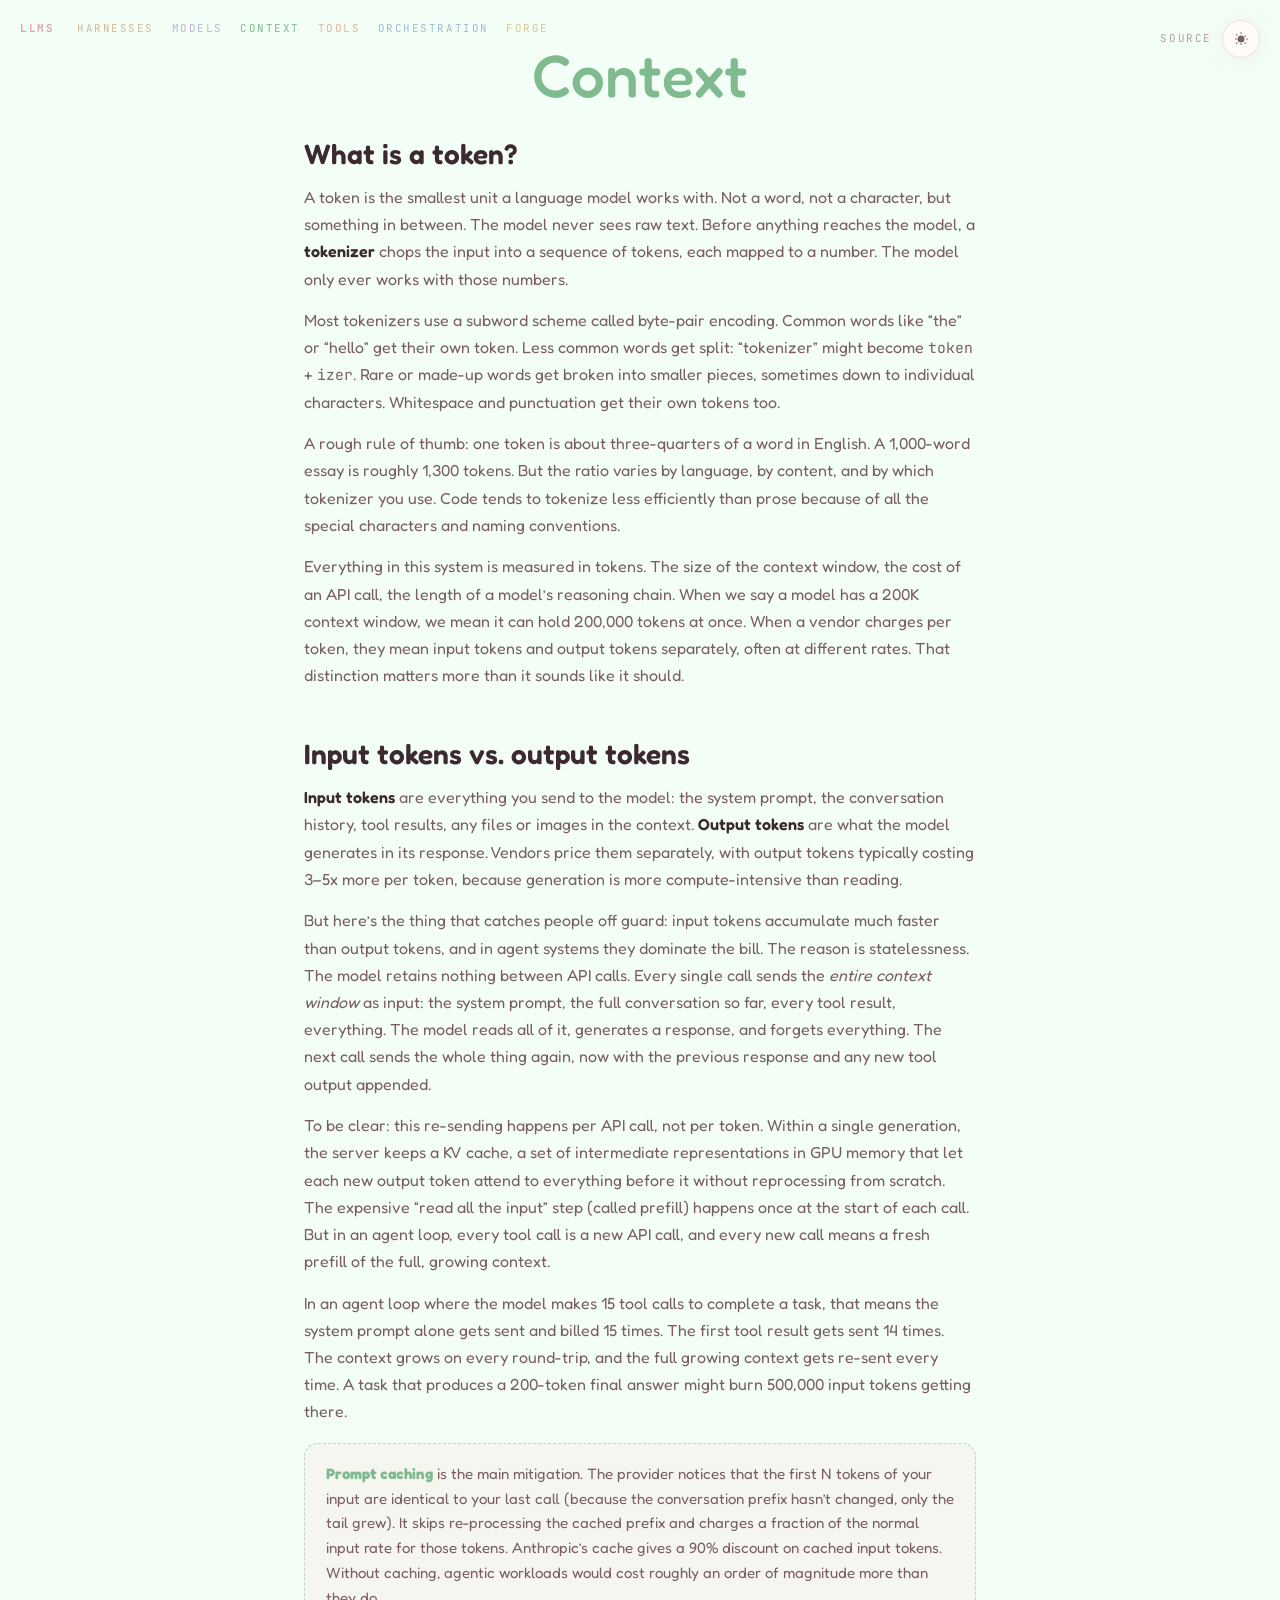
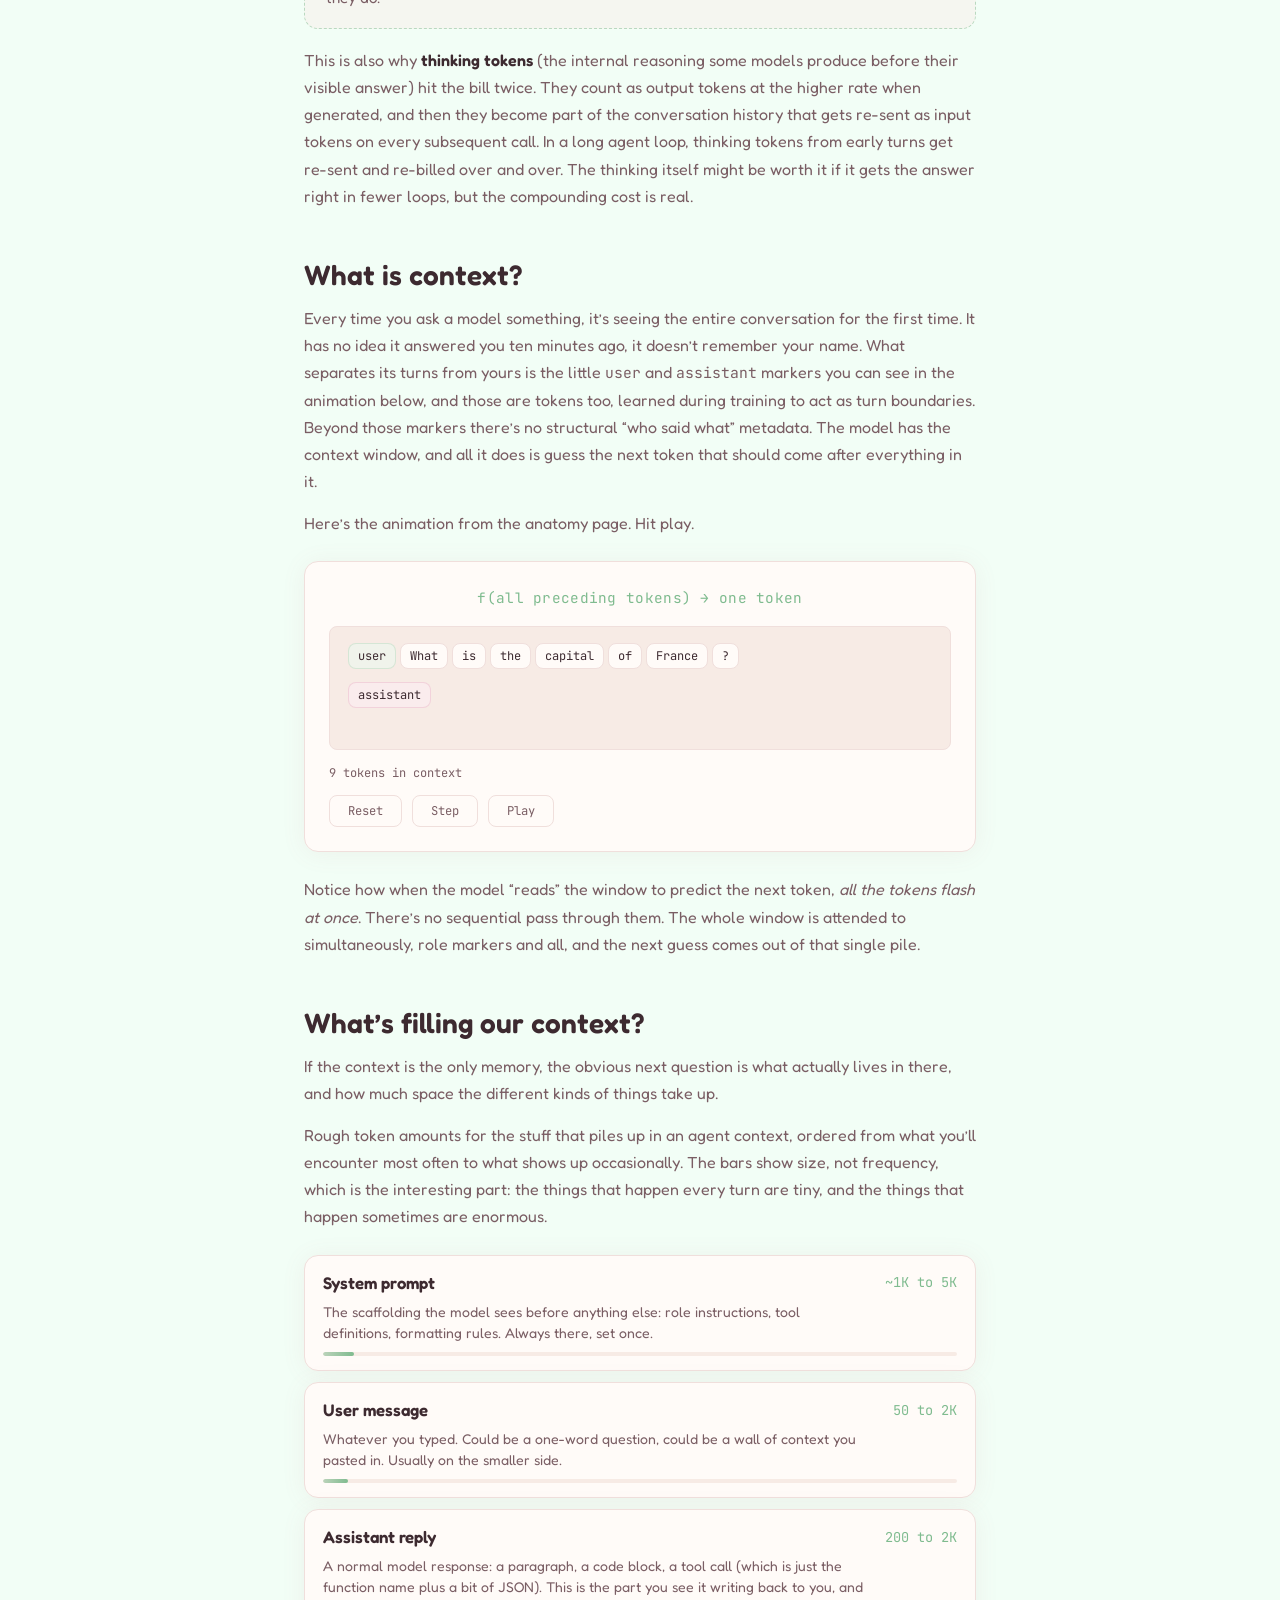
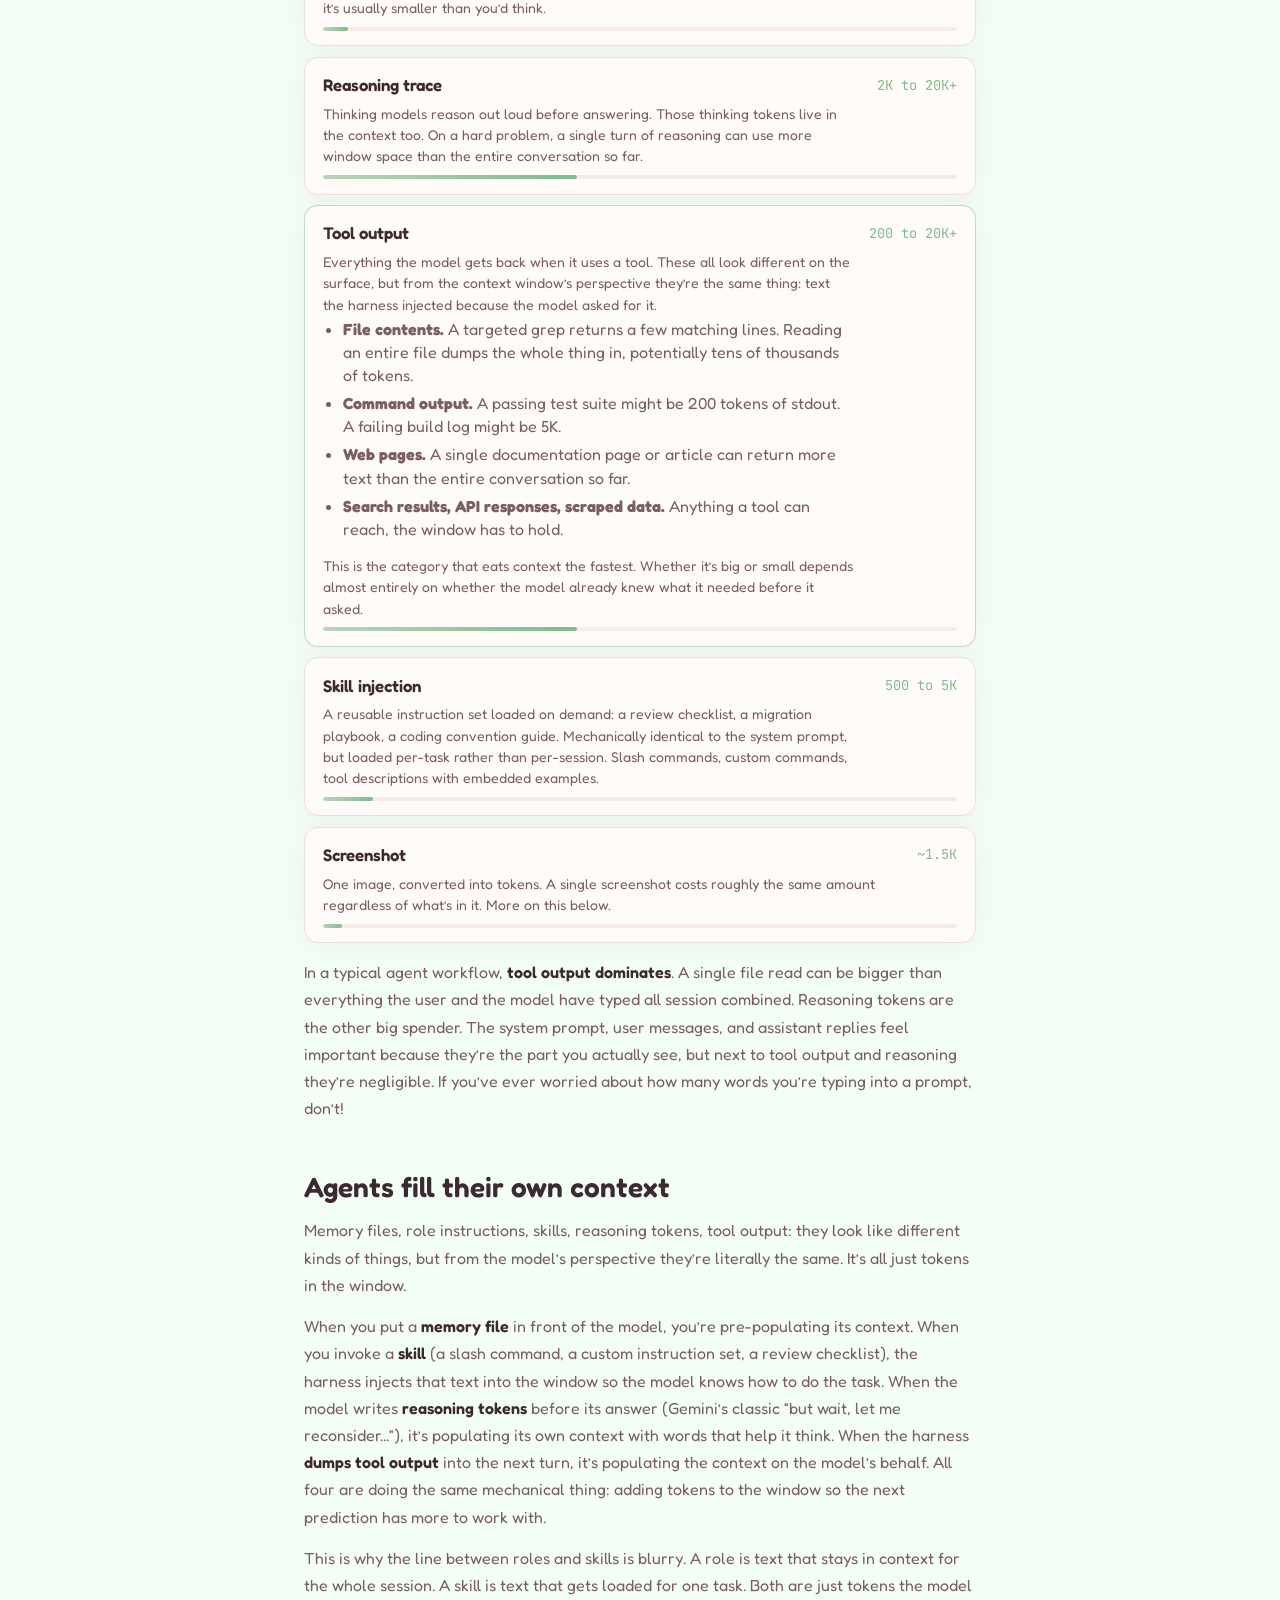
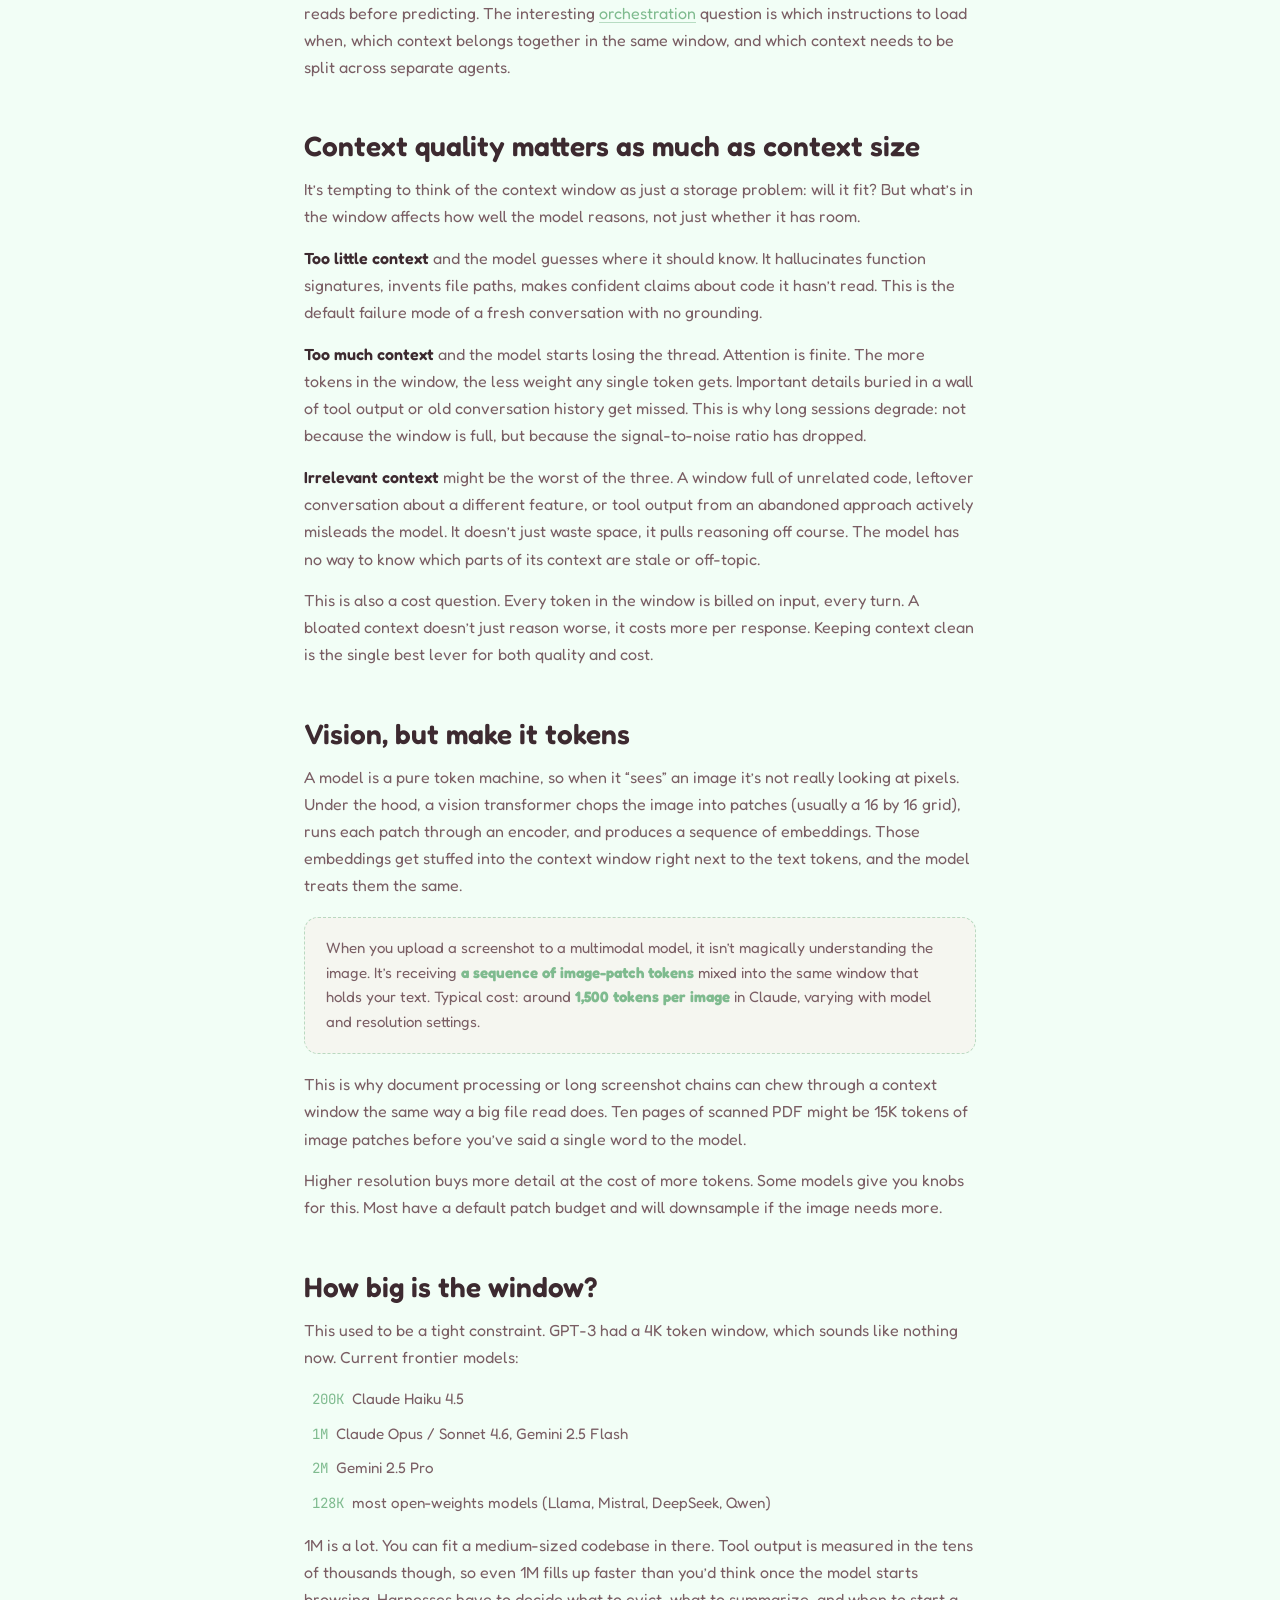
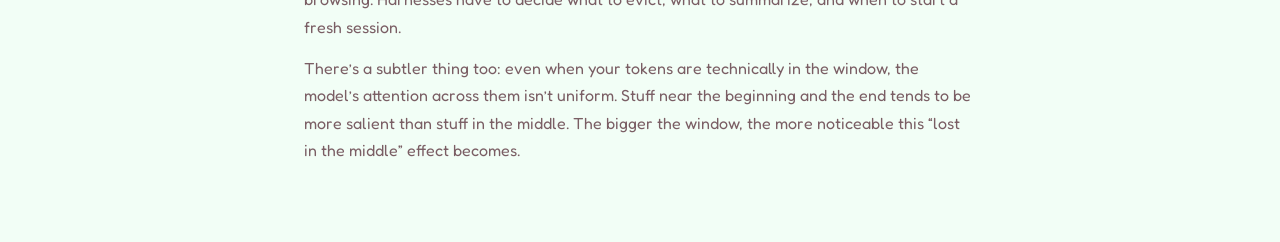
<file: context/index.html>
<!DOCTYPE html>
<html lang="en">
<head>
<meta charset="UTF-8">
<meta name="viewport" content="width=device-width, initial-scale=1.0">
<title>Context &middot; LLMs &middot; thisminute.org</title>
<meta name="description" content="The context window is the only memory a model has. What fills it, how fast, and why everything from memory files to reasoning tokens to tool output is really the same thing.">
<meta property="og:title" content="Context · LLMs · thisminute.org">
<meta property="og:description" content="The context window is the only memory a model has. What fills it, how fast, and why everything from memory files to reasoning tokens to tool output is really the same thing.">
<meta property="og:type" content="website">
<meta property="og:url" content="https://llms.thisminute.org/context/">
<meta name="twitter:card" content="summary">
<link rel="icon" href="data:image/svg+xml,<svg xmlns='http://www.w3.org/2000/svg' viewBox='0 0 100 100'><text y='0.9em' font-size='82'>%F0%9F%AA%9F</text></svg>">
<!-- SRI omitted: Plausible analytics is a dynamic script updated on their CDN; pinning a hash would break when they deploy updates -->
<script defer data-domain="llms.thisminute.org" src="https://plausible.io/js/script.js" crossorigin="anonymous"></script>
<link rel="preconnect" href="https://fonts.googleapis.com">
<link rel="preconnect" href="https://fonts.gstatic.com" crossorigin>
<link rel="stylesheet" href="/shared/llms.css?v=3aTone">
<style>
  /* Override: explainer on context doubles as the main content area */
  main.explainer { flex: 1; padding-bottom: 64px; }

  /* --- Embedded token demo --- */
  .demo-wrap {
    background: var(--bg-raised);
    border: 1.5px solid var(--border);
    border-radius: var(--radius);
    padding: 1.5rem;
    margin: 1.5rem 0;
    box-shadow: var(--shadow);
  }
  .formula {
    font-family: var(--font-mono);
    font-size: 0.9rem;
    color: var(--accent);
    display: block;
    text-align: center;
    margin-bottom: 1rem;
    letter-spacing: 0.02em;
  }
  .token-area {
    background: var(--bg-inset);
    border: 1px solid var(--border);
    border-radius: var(--radius-sm);
    padding: 16px 18px;
    margin-bottom: 14px;
    transition: border-color 0.25s, box-shadow 0.25s;
  }
  .token-area.reading {
    border-color: var(--accent-muted);
  }
  #tokens {
    display: flex;
    flex-wrap: wrap;
    gap: 4px;
    align-items: flex-start;
    min-height: 90px;
    align-content: flex-start;
  }
  .brk { flex-basis: 100%; height: 5px; }
  .tk {
    display: inline-block;
    padding: 3px 9px;
    border-radius: var(--radius-sm);
    font-family: var(--font-mono);
    font-size: 0.75rem;
    line-height: 1.5;
    white-space: nowrap;
    transition: filter 0.12s, background 0.12s;
    border: 1px solid var(--border);
    color: var(--text);
    background: var(--bg-card);
  }
  .tk.ru {
    background: color-mix(in srgb, var(--accent) 12%, var(--bg-card));
    border-color: color-mix(in srgb, var(--accent) 24%, transparent);
  }
  .tk.ra {
    background: color-mix(in srgb, var(--color-home) 12%, var(--bg-card));
    border-color: color-mix(in srgb, var(--color-home) 24%, transparent);
  }
  .tk.lt {
    color: var(--accent);
    background: var(--accent-dim);
    border-color: var(--accent-muted);
    animation: pop 0.28s cubic-bezier(0.34,1.56,0.64,1);
  }
  .tk.fl {
    filter: brightness(1.15) saturate(1.3);
    background: var(--bg-card-hover) !important;
  }
  @keyframes pop {
    from { opacity: 0; transform: scale(0.7); }
    to { opacity: 1; transform: scale(1); }
  }
  .tk.bt { animation: batch-in 0.2s ease; }
  @keyframes batch-in {
    from { opacity: 0; transform: translateY(3px); }
    to { opacity: 1; transform: translateY(0); }
  }

  .demo-meta { margin-bottom: 12px; }
  .status {
    font-family: var(--font-mono);
    font-size: 0.75rem;
    color: var(--text-secondary);
    min-height: 1.2em;
  }
  .status strong { color: var(--accent); font-weight: 600; }

  .controls {
    display: flex;
    gap: 10px;
  }
  .controls button {
    font-family: var(--font-mono);
    font-size: 0.76rem;
    padding: 7px 18px;
    border: 1px solid var(--border);
    background: var(--bg-card);
    color: var(--text-secondary);
    border-radius: var(--radius-sm);
    cursor: pointer;
    transition: all 0.15s;
  }
  .controls button:hover:not(:disabled) {
    border-color: var(--accent);
    color: var(--accent);
    background: var(--accent-dim);
  }
  .controls button:disabled { opacity: 0.4; cursor: default; }
  .controls button:active:not(:disabled) { transform: scale(0.97); }

  /* --- What's filling our context? --- */
  .fill-breakdown {
    display: flex;
    flex-direction: column;
    gap: 0.65rem;
    margin: 1.5rem 0 1rem;
  }
  .fill-row {
    background: var(--bg-raised);
    border: 1px solid var(--border);
    border-radius: var(--radius);
    padding: 0.9rem 1.1rem;
    display: grid;
    grid-template-columns: minmax(0, 1fr) auto;
    column-gap: 1rem;
    align-items: start;
    box-shadow: var(--shadow);
  }
  .fill-row.big {
    border-color: var(--accent-muted);
  }
  .fill-name {
    font-family: var(--font-display);
    font-weight: 600;
    font-size: 1.05rem;
    color: var(--text);
    margin-bottom: 0.2rem;
  }
  .fill-desc {
    font-size: 0.88rem;
    color: var(--text-secondary);
    line-height: 1.5;
  }
  .fill-bullets {
    margin: 0.5rem 0 0.5rem 1.2rem;
    padding: 0;
    list-style: disc;
  }
  .fill-bullets li {
    margin-bottom: 0.3rem;
    line-height: 1.45;
  }
  .fill-amount {
    font-family: var(--font-mono);
    font-size: 0.85rem;
    color: var(--accent);
    text-align: right;
    white-space: nowrap;
    padding-top: 0.1rem;
  }
  .fill-bar {
    grid-column: 1 / -1;
    margin-top: 0.55rem;
    height: 4px;
    border-radius: 2px;
    background: var(--bg-inset);
    overflow: hidden;
    position: relative;
  }
  .fill-bar::after {
    content: '';
    position: absolute;
    inset: 0;
    width: var(--w, 10%);
    background: linear-gradient(90deg, var(--accent-muted), var(--accent));
    border-radius: 2px;
  }

  @media (max-width: 520px) {
    .fill-row { grid-template-columns: 1fr; }
    .fill-amount { text-align: left; padding-top: 0.2rem; }
  }
</style>
</head>
<body class="section-context page-shell"><script>try{var t=localStorage.getItem('thisminute_theme');if(t==='light'||(!t&&!matchMedia('(prefers-color-scheme:dark)').matches))document.body.classList.add('light-mode')}catch(e){}</script>

<div class="site-chrome"></div>

<div id="page" data-app="app.js">
<header class="hero">
  <h1>Context</h1>
</header>

<main class="explainer">

  <section class="explainer-section">
    <h2>What is a token?</h2>
    <p>A token is the smallest unit a language model works with. Not a word, not a character, but something in between. The model never sees raw text. Before anything reaches the model, a <strong>tokenizer</strong> chops the input into a sequence of tokens, each mapped to a number. The model only ever works with those numbers.</p>
    <p>Most tokenizers use a subword scheme called byte-pair encoding. Common words like &ldquo;the&rdquo; or &ldquo;hello&rdquo; get their own token. Less common words get split: &ldquo;tokenizer&rdquo; might become <code>token</code> + <code>izer</code>. Rare or made-up words get broken into smaller pieces, sometimes down to individual characters. Whitespace and punctuation get their own tokens too.</p>
    <p>A rough rule of thumb: one token is about three-quarters of a word in English. A 1,000-word essay is roughly 1,300 tokens. But the ratio varies by language, by content, and by which tokenizer you use. Code tends to tokenize less efficiently than prose because of all the special characters and naming conventions.</p>
    <p>Everything in this system is measured in tokens. The size of the context window, the cost of an API call, the length of a model&rsquo;s reasoning chain. When we say a model has a 200K context window, we mean it can hold 200,000 tokens at once. When a vendor charges per token, they mean input tokens and output tokens separately, often at different rates. That distinction matters more than it sounds like it should.</p>
  </section>

  <section class="explainer-section">
    <h2>Input tokens vs. output tokens</h2>
    <p><strong>Input tokens</strong> are everything you send to the model: the system prompt, the conversation history, tool results, any files or images in the context. <strong>Output tokens</strong> are what the model generates in its response. Vendors price them separately, with output tokens typically costing 3&ndash;5x more per token, because generation is more compute-intensive than reading.</p>
    <p>But here&rsquo;s the thing that catches people off guard: input tokens accumulate much faster than output tokens, and in agent systems they dominate the bill. The reason is statelessness. The model retains nothing between API calls. Every single call sends the <em>entire context window</em> as input: the system prompt, the full conversation so far, every tool result, everything. The model reads all of it, generates a response, and forgets everything. The next call sends the whole thing again, now with the previous response and any new tool output appended.</p>
    <p>To be clear: this re-sending happens per API call, not per token. Within a single generation, the server keeps a KV cache, a set of intermediate representations in GPU memory that let each new output token attend to everything before it without reprocessing from scratch. The expensive &ldquo;read all the input&rdquo; step (called prefill) happens once at the start of each call. But in an agent loop, every tool call is a new API call, and every new call means a fresh prefill of the full, growing context.</p>
    <p>In an agent loop where the model makes 15 tool calls to complete a task, that means the system prompt alone gets sent and billed 15 times. The first tool result gets sent 14 times. The context grows on every round-trip, and the full growing context gets re-sent every time. A task that produces a 200-token final answer might burn 500,000 input tokens getting there.</p>
    <div class="explainer-callout">
      <strong>Prompt caching</strong> is the main mitigation. The provider notices that the first N tokens of your input are identical to your last call (because the conversation prefix hasn&rsquo;t changed, only the tail grew). It skips re-processing the cached prefix and charges a fraction of the normal input rate for those tokens. Anthropic&rsquo;s cache gives a 90% discount on cached input tokens. Without caching, agentic workloads would cost roughly an order of magnitude more than they do.
    </div>
    <p>This is also why <strong>thinking tokens</strong> (the internal reasoning some models produce before their visible answer) hit the bill twice. They count as output tokens at the higher rate when generated, and then they become part of the conversation history that gets re-sent as input tokens on every subsequent call. In a long agent loop, thinking tokens from early turns get re-sent and re-billed over and over. The thinking itself might be worth it if it gets the answer right in fewer loops, but the compounding cost is real.</p>
  </section>

  <section class="explainer-section">
    <h2>What is context?</h2>
    <p>Every time you ask a model something, it&rsquo;s seeing the entire conversation for the first time. It has no idea it answered you ten minutes ago, it doesn&rsquo;t remember your name. What separates its turns from yours is the little <code>user</code> and <code>assistant</code> markers you can see in the animation below, and those are tokens too, learned during training to act as turn boundaries. Beyond those markers there&rsquo;s no structural &ldquo;who said what&rdquo; metadata. The model has the context window, and all it does is guess the next token that should come after everything in it.</p>
    <p>Here&rsquo;s the animation from the anatomy page. Hit play.</p>

    <div class="demo-wrap">
      <span class="formula">f(all preceding tokens) &rarr; one token</span>
      <div class="token-area" id="area">
        <div id="tokens"></div>
      </div>
      <div class="demo-meta">
        <div class="status" id="status"></div>
      </div>
      <div class="controls">
        <button id="rbtn">Reset</button>
        <button id="sbtn">Step</button>
        <button id="pbtn">Play</button>
      </div>
    </div>

    <p>Notice how when the model &ldquo;reads&rdquo; the window to predict the next token, <em>all the tokens flash at once</em>. There&rsquo;s no sequential pass through them. The whole window is attended to simultaneously, role markers and all, and the next guess comes out of that single pile.</p>
  </section>

  <section class="explainer-section" id="filling">
    <h2>What&rsquo;s filling our context?</h2>
    <p>If the context is the only memory, the obvious next question is what actually lives in there, and how much space the different kinds of things take up.</p>
    <p>Rough token amounts for the stuff that piles up in an agent context, ordered from what you&rsquo;ll encounter most often to what shows up occasionally. The bars show size, not frequency, which is the interesting part: the things that happen every turn are tiny, and the things that happen sometimes are enormous.</p>

    <div class="fill-breakdown">
      <div class="fill-row">
        <div>
          <div class="fill-name">System prompt</div>
          <div class="fill-desc">The scaffolding the model sees before anything else: role instructions, tool definitions, formatting rules. Always there, set once.</div>
        </div>
        <div class="fill-amount">~1K to 5K</div>
        <div class="fill-bar" style="--w: 5%"></div>
      </div>

      <div class="fill-row">
        <div>
          <div class="fill-name">User message</div>
          <div class="fill-desc">Whatever you typed. Could be a one-word question, could be a wall of context you pasted in. Usually on the smaller side.</div>
        </div>
        <div class="fill-amount">50 to 2K</div>
        <div class="fill-bar" style="--w: 4%"></div>
      </div>

      <div class="fill-row">
        <div>
          <div class="fill-name">Assistant reply</div>
          <div class="fill-desc">A normal model response: a paragraph, a code block, a tool call (which is just the function name plus a bit of JSON). This is the part you see it writing back to you, and it&rsquo;s usually smaller than you&rsquo;d think.</div>
        </div>
        <div class="fill-amount">200 to 2K</div>
        <div class="fill-bar" style="--w: 4%"></div>
      </div>

      <div class="fill-row">
        <div>
          <div class="fill-name">Reasoning trace</div>
          <div class="fill-desc">Thinking models reason out loud before answering. Those thinking tokens live in the context too. On a hard problem, a single turn of reasoning can use more window space than the entire conversation so far.</div>
        </div>
        <div class="fill-amount">2K to 20K+</div>
        <div class="fill-bar" style="--w: 40%"></div>
      </div>

      <div class="fill-row big">
        <div>
          <div class="fill-name">Tool output</div>
          <div class="fill-desc">Everything the model gets back when it uses a tool. These all look different on the surface, but from the context window&rsquo;s perspective they&rsquo;re the same thing: text the harness injected because the model asked for it.
            <ul class="fill-bullets">
              <li><strong>File contents.</strong> A targeted grep returns a few matching lines. Reading an entire file dumps the whole thing in, potentially tens of thousands of tokens.</li>
              <li><strong>Command output.</strong> A passing test suite might be 200 tokens of stdout. A failing build log might be 5K.</li>
              <li><strong>Web pages.</strong> A single documentation page or article can return more text than the entire conversation so far.</li>
              <li><strong>Search results, API responses, scraped data.</strong> Anything a tool can reach, the window has to hold.</li>
            </ul>
            This is the category that eats context the fastest. Whether it&rsquo;s big or small depends almost entirely on whether the model already knew what it needed before it asked.</div>
        </div>
        <div class="fill-amount">200 to 20K+</div>
        <div class="fill-bar" style="--w: 40%"></div>
      </div>

      <div class="fill-row">
        <div>
          <div class="fill-name">Skill injection</div>
          <div class="fill-desc">A reusable instruction set loaded on demand: a review checklist, a migration playbook, a coding convention guide. Mechanically identical to the system prompt, but loaded per-task rather than per-session. Slash commands, custom commands, tool descriptions with embedded examples.</div>
        </div>
        <div class="fill-amount">500 to 5K</div>
        <div class="fill-bar" style="--w: 8%"></div>
      </div>

      <div class="fill-row">
        <div>
          <div class="fill-name">Screenshot</div>
          <div class="fill-desc">One image, converted into tokens. A single screenshot costs roughly the same amount regardless of what&rsquo;s in it. More on this below.</div>
        </div>
        <div class="fill-amount">~1.5K</div>
        <div class="fill-bar" style="--w: 3%"></div>
      </div>
    </div>

    <p>In a typical agent workflow, <strong>tool output dominates</strong>. A single file read can be bigger than everything the user and the model have typed all session combined. Reasoning tokens are the other big spender. The system prompt, user messages, and assistant replies feel important because they&rsquo;re the part you actually see, but next to tool output and reasoning they&rsquo;re negligible. If you&rsquo;ve ever worried about how many words you&rsquo;re typing into a prompt, don&rsquo;t!</p>
  </section>

  <section class="explainer-section">
    <h2>Agents fill their own context</h2>
    <p>Memory files, role instructions, skills, reasoning tokens, tool output: they look like different kinds of things, but from the model&rsquo;s perspective they&rsquo;re literally the same. It&rsquo;s all just tokens in the window.</p>
    <p>When you put a <strong>memory file</strong> in front of the model, you&rsquo;re pre-populating its context. When you invoke a <strong>skill</strong> (a slash command, a custom instruction set, a review checklist), the harness injects that text into the window so the model knows how to do the task. When the model writes <strong>reasoning tokens</strong> before its answer (Gemini&rsquo;s classic &ldquo;but wait, let me reconsider...&rdquo;), it&rsquo;s populating its own context with words that help it think. When the harness <strong>dumps tool output</strong> into the next turn, it&rsquo;s populating the context on the model&rsquo;s behalf. All four are doing the same mechanical thing: adding tokens to the window so the next prediction has more to work with.</p>
    <p>This is why the line between roles and skills is blurry. A role is text that stays in context for the whole session. A skill is text that gets loaded for one task. Both are just tokens the model reads before predicting. The interesting <a href="/orchestration/">orchestration</a> question is which instructions to load when, which context belongs together in the same window, and which context needs to be split across separate agents.</p>
  </section>

  <section class="explainer-section">
    <h2>Context quality matters as much as context size</h2>
    <p>It&rsquo;s tempting to think of the context window as just a storage problem: will it fit? But what&rsquo;s in the window affects how well the model reasons, not just whether it has room.</p>
    <p><strong>Too little context</strong> and the model guesses where it should know. It hallucinates function signatures, invents file paths, makes confident claims about code it hasn&rsquo;t read. This is the default failure mode of a fresh conversation with no grounding.</p>
    <p><strong>Too much context</strong> and the model starts losing the thread. Attention is finite. The more tokens in the window, the less weight any single token gets. Important details buried in a wall of tool output or old conversation history get missed. This is why long sessions degrade: not because the window is full, but because the signal-to-noise ratio has dropped.</p>
    <p><strong>Irrelevant context</strong> might be the worst of the three. A window full of unrelated code, leftover conversation about a different feature, or tool output from an abandoned approach actively misleads the model. It doesn&rsquo;t just waste space, it pulls reasoning off course. The model has no way to know which parts of its context are stale or off-topic.</p>
    <p>This is also a cost question. Every token in the window is billed on input, every turn. A bloated context doesn&rsquo;t just reason worse, it costs more per response. Keeping context clean is the single best lever for both quality and cost.</p>
  </section>

  <section class="explainer-section">
    <h2>Vision, but make it tokens</h2>
    <p>A model is a pure token machine, so when it &ldquo;sees&rdquo; an image it&rsquo;s not really looking at pixels. Under the hood, a vision transformer chops the image into patches (usually a 16 by 16 grid), runs each patch through an encoder, and produces a sequence of embeddings. Those embeddings get stuffed into the context window right next to the text tokens, and the model treats them the same.</p>

    <div class="explainer-callout">
      When you upload a screenshot to a multimodal model, it isn&rsquo;t magically understanding the image. It&rsquo;s receiving <strong>a sequence of image-patch tokens</strong> mixed into the same window that holds your text. Typical cost: around <strong>1,500 tokens per image</strong> in Claude, varying with model and resolution settings.
    </div>

    <p>This is why document processing or long screenshot chains can chew through a context window the same way a big file read does. Ten pages of scanned PDF might be 15K tokens of image patches before you&rsquo;ve said a single word to the model.</p>
    <p>Higher resolution buys more detail at the cost of more tokens. Some models give you knobs for this. Most have a default patch budget and will downsample if the image needs more.</p>
  </section>

  <section class="explainer-section">
    <h2>How big is the window?</h2>
    <p>This used to be a tight constraint. GPT-3 had a 4K token window, which sounds like nothing now. Current frontier models:</p>
    <ul style="list-style:none; padding:0; margin: 0.5rem 0 0.9rem 0.5rem; color: var(--text-secondary); line-height: 1.9; font-size: 0.95rem;">
      <li><span style="font-family:var(--font-mono); color:var(--accent); font-size:0.88rem;">200K</span> &nbsp;Claude Haiku 4.5</li>
      <li><span style="font-family:var(--font-mono); color:var(--accent); font-size:0.88rem;">1M</span> &nbsp;Claude Opus / Sonnet 4.6, Gemini 2.5 Flash</li>
      <li><span style="font-family:var(--font-mono); color:var(--accent); font-size:0.88rem;">2M</span> &nbsp;Gemini 2.5 Pro</li>
      <li><span style="font-family:var(--font-mono); color:var(--accent); font-size:0.88rem;">128K</span> &nbsp;most open-weights models (Llama, Mistral, DeepSeek, Qwen)</li>
    </ul>
    <p>1M is a lot. You can fit a medium-sized codebase in there. Tool output is measured in the tens of thousands though, so even 1M fills up faster than you&rsquo;d think once the model starts browsing. Harnesses have to decide what to evict, what to summarize, and when to start a fresh session.</p>
    <p>There&rsquo;s a subtler thing too: even when your tokens are technically in the window, the model&rsquo;s attention across them isn&rsquo;t uniform. Stuff near the beginning and the end tends to be more salient than stuff in the middle. The bigger the window, the more noticeable this &ldquo;lost in the middle&rdquo; effect becomes.</p>
  </section>

</main>

</div><!-- /#page -->

<script src="/shared/llms.js?v=3aTone"></script>
<script src="app.js"></script>
<script src="/shared/router.js?v=1"></script>
</body>
</html>
</file>
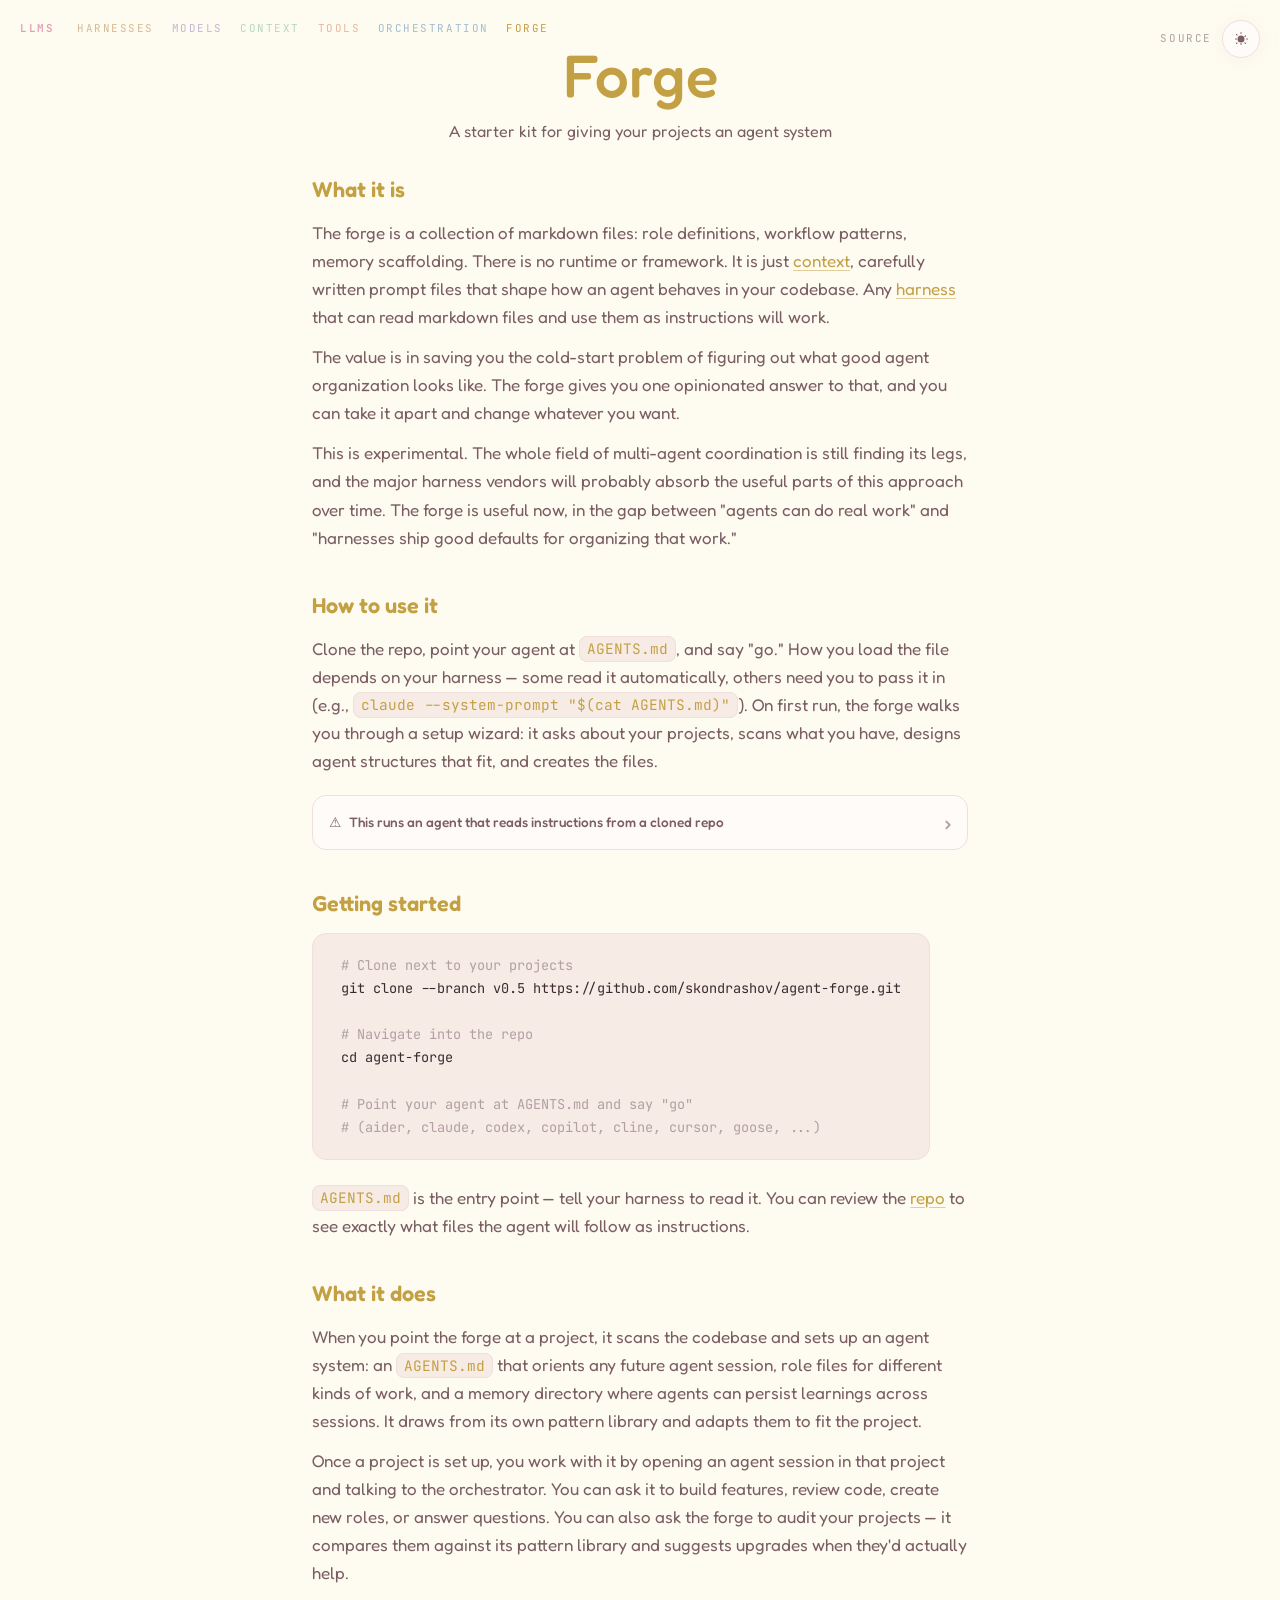
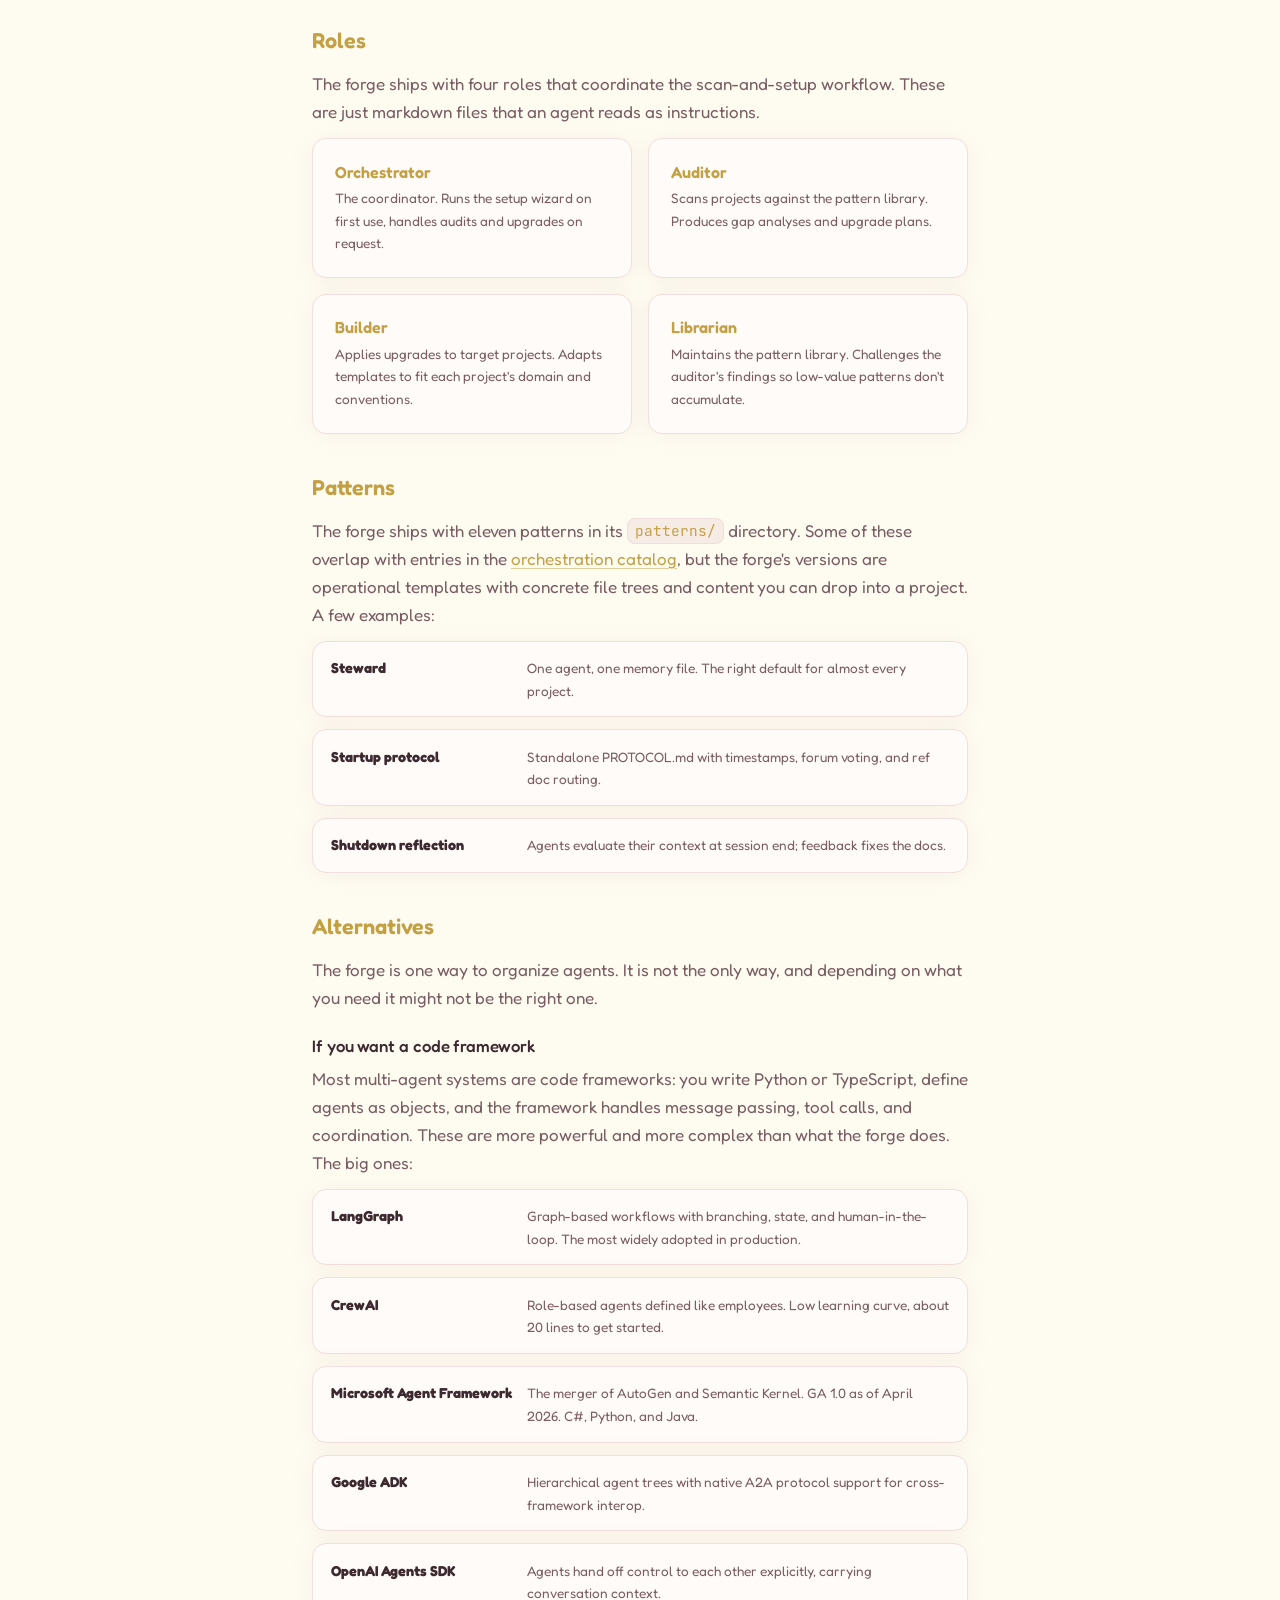
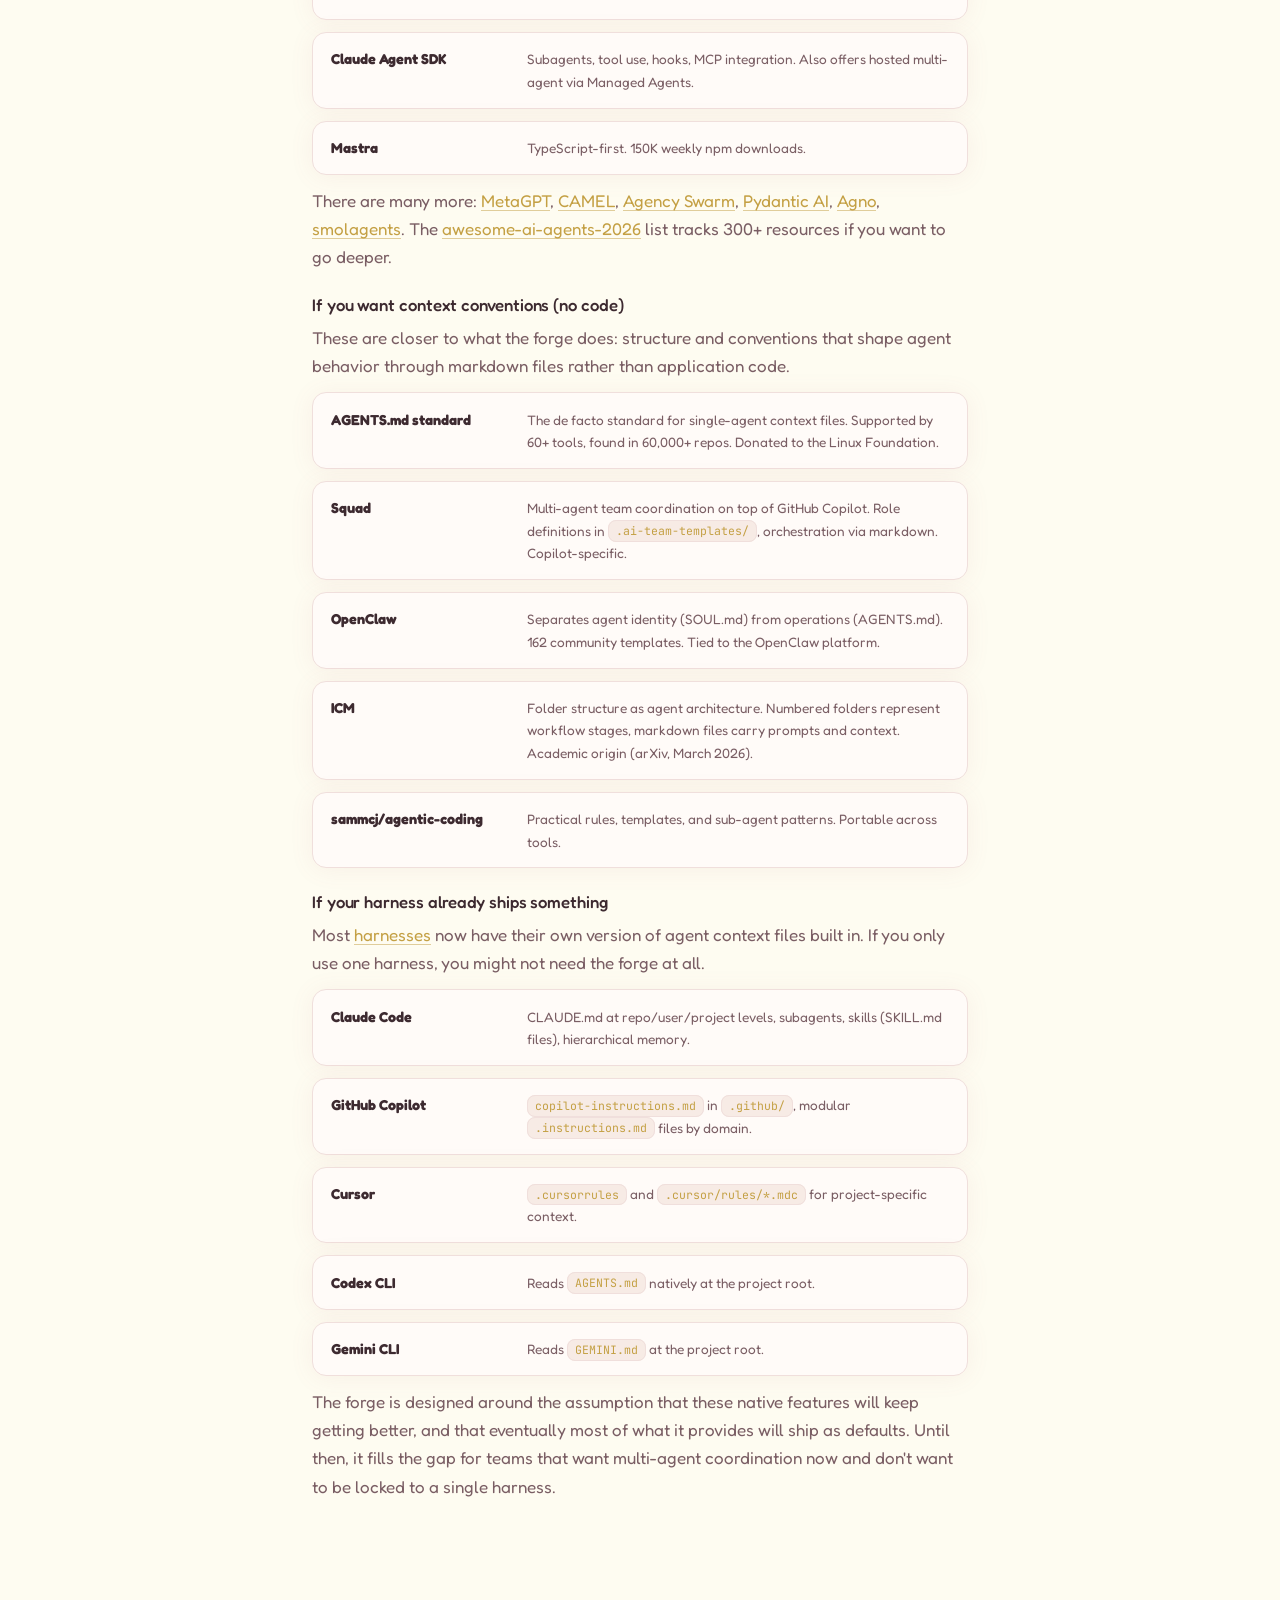
<file: forge/index.html>
<!DOCTYPE html>
<html lang="en">
<head>
  <meta charset="UTF-8">
  <meta name="viewport" content="width=device-width, initial-scale=1.0">
  <title>Forge · LLMs · thisminute.org</title>
  <meta name="description" content="A starter kit for giving your coding projects an agent system. Clone it, start a session, and ask it how it can help.">
  <meta property="og:title" content="Forge · LLMs · thisminute.org">
  <meta property="og:description" content="A starter kit for giving your coding projects an agent system. Clone it, start a session, and ask it how it can help.">
  <meta property="og:type" content="website">
  <meta property="og:url" content="https://llms.thisminute.org/forge/">
  <meta name="twitter:card" content="summary">
  <link rel="icon" href="data:image/svg+xml,<svg xmlns='http://www.w3.org/2000/svg' viewBox='0 0 100 100'><text y='0.9em' font-size='80'>%F0%9F%94%A5</text></svg>">
  <!-- SRI omitted: Plausible analytics is a dynamic script updated on their CDN; pinning a hash would break when they deploy updates -->
  <script defer data-domain="llms.thisminute.org" src="https://plausible.io/js/script.js" crossorigin="anonymous"></script>
  <link rel="preconnect" href="https://fonts.googleapis.com">
  <link rel="preconnect" href="https://fonts.gstatic.com" crossorigin>
  <link rel="stylesheet" href="/shared/llms.css?v=3aTone">

  <style>
    .content {
      max-width: var(--max-content);
      margin: 0 auto;
      padding: 2rem 2rem 4rem;
    }

    section { margin-bottom: 2.5rem; }

    section h2 {
      font-size: 1.35rem;
      font-weight: 600;
      letter-spacing: 0;
      color: var(--accent);
      margin-bottom: 1rem;
    }

    p {
      color: var(--text-secondary);
      margin-bottom: 0.75rem;
    }

    code {
      background: var(--bg-inset);
      border: 1px solid var(--border);
      padding: 0.15rem 0.45rem;
      border-radius: var(--radius-sm);
      font-size: 0.85em;
      color: var(--accent);
      font-family: var(--font-mono);
      word-break: break-word;
    }

    pre {
      display: inline-block;
      text-align: left;
      background: var(--bg-inset);
      border: 1px solid var(--border);
      border-radius: var(--radius);
      padding: 1.25rem 1.75rem;
      font-family: var(--font-mono);
      font-size: 0.85rem;
      line-height: 1.7;
      color: var(--text);
      overflow-x: auto;
      max-width: 100%;
    }
    .cmd-comment { color: var(--text-muted); }

    .role-grid {
      display: grid;
      grid-template-columns: repeat(2, 1fr);
      gap: 1rem;
    }
    .role-card {
      background: var(--bg-card);
      border: 1px solid var(--border);
      border-radius: var(--radius);
      padding: 1.4rem;
      box-shadow: var(--shadow);
    }
    .role-card h3 {
      font-size: 1rem;
      font-weight: 600;
      color: var(--accent);
      margin-bottom: 0.35rem;
    }
    .role-card p {
      font-size: 0.85rem;
      margin-bottom: 0;
    }

    .pattern-list {
      display: flex;
      flex-direction: column;
      gap: 0.75rem;
    }
    .pattern-item {
      display: flex;
      gap: 1rem;
      align-items: baseline;
      padding: 0.9rem 1.1rem;
      background: var(--bg-card);
      border: 1px solid var(--border);
      border-radius: var(--radius);
      text-decoration: none;
      box-shadow: var(--shadow);
    }
    a.pattern-item:hover {
      border-color: var(--accent);
      text-decoration: none;
    }
    .pattern-item strong {
      color: var(--text);
      white-space: nowrap;
      min-width: 180px;
      font-size: 0.9rem;
    }
    .pattern-item span {
      color: var(--text-secondary);
      font-size: 0.85rem;
    }

    .security-notice {
      margin-top: 1.25rem;
      border: 1px solid var(--border);
      border-radius: var(--radius);
      background: var(--bg-card);
      font-size: 0.85rem;
    }
    .security-notice summary {
      cursor: pointer;
      padding: 0.75rem 1rem;
      color: var(--text-secondary);
      font-weight: 500;
      list-style: none;
      display: flex;
      align-items: center;
      gap: 0.5rem;
    }
    .security-notice summary::-webkit-details-marker { display: none; }
    .security-notice summary::before {
      content: '⚠️';
    }
    .security-notice summary::after {
      content: '›';
      margin-left: auto;
      font-size: 1.1rem;
      color: var(--text-muted);
      transition: transform 0.2s ease;
    }
    .security-notice[open] summary::after {
      transform: rotate(90deg);
    }
    .security-notice .security-body {
      padding: 0 1rem 1rem;
      color: var(--text-secondary);
      line-height: 1.7;
    }
    .security-notice .security-body p {
      font-size: 0.85rem;
    }

    @media (max-width: 600px) {
      .hero h1 { font-size: 1.6rem; }
      .content { padding: 1.5rem 1rem; }
      .role-grid { grid-template-columns: 1fr; }
      .pattern-item { flex-direction: column; gap: 0.25rem; }
      .pattern-item strong { min-width: auto; }
      pre { padding: 1rem 1.25rem; font-size: 0.75rem; }
      section { margin-bottom: 2rem; }
      section h2 { font-size: 1.2rem; }
      p { font-size: 0.9rem; }
    }

    @media (max-width: 400px) {
      .content { padding: 1.2rem 0.75rem 3rem; }
      .hero h1 { font-size: 1.4rem; }
      section h2 { font-size: 1.1rem; margin-bottom: 0.75rem; }
      pre { padding: 0.9rem 1rem; font-size: 0.7rem; }
      .role-card { padding: 1rem; }
      .role-card h3 { font-size: 0.9rem; }
    }
  </style>
</head>
<body class="section-forge page-shell"><script>try{var t=localStorage.getItem('thisminute_theme');if(t==='light'||(!t&&!matchMedia('(prefers-color-scheme:dark)').matches))document.body.classList.add('light-mode')}catch(e){}</script>

  <div class="site-chrome"></div>
  <div id="page">

  <header class="hero">
    <h1>Forge</h1>
    <p class="tagline">A starter kit for giving your projects an agent system</p>
  </header>

  <div class="content">

    <section>
      <h2>What it is</h2>
      <p>The forge is a collection of markdown files: role definitions, workflow patterns, memory scaffolding. There is no runtime or framework. It is just <a href="/context/">context</a>, carefully written prompt files that shape how an agent behaves in your codebase. Any <a href="/harnesses/">harness</a> that can read markdown files and use them as instructions will work.</p>
      <p>The value is in saving you the cold-start problem of figuring out what good agent organization looks like. The forge gives you one opinionated answer to that, and you can take it apart and change whatever you want.</p>
      <p>This is experimental. The whole field of multi-agent coordination is still finding its legs, and the major harness vendors will probably absorb the useful parts of this approach over time. The forge is useful now, in the gap between "agents can do real work" and "harnesses ship good defaults for organizing that work."</p>
    </section>

    <section>
      <h2>How to use it</h2>
      <p>Clone the repo, point your agent at <code>AGENTS.md</code>, and say "go." How you load the file depends on your harness &mdash; some read it automatically, others need you to pass it in (e.g., <code>claude --system-prompt "$(cat AGENTS.md)"</code>). On first run, the forge walks you through a setup wizard: it asks about your projects, scans what you have, designs agent structures that fit, and creates the files.</p>
      <details class="security-notice">
        <summary>This runs an agent that reads instructions from a cloned repo</summary>
        <div class="security-body">
          <p>When you run the forge, your agent reads the role files in this repo as instructions. That is a supply chain risk: a compromised prompt file could instruct your agent to do something harmful. The role files are plain markdown with no obfuscation, so you can read every instruction before you run anything. Releases are tagged and include automated security scans that check for network requests, sensitive file access, encoding tricks, and confirmation bypasses.</p>
          <p>Full policy: <a href="https://github.com/skondrashov/agent-forge/blob/main/SECURITY.md">SECURITY.md</a></p>
        </div>
      </details>
    </section>

    <section>
      <h2>Getting started</h2>
      <pre><span class="cmd-comment"># Clone next to your projects</span>
git clone --branch v0.5 https://github.com/skondrashov/agent-forge.git

<span class="cmd-comment"># Navigate into the repo</span>
cd agent-forge

<span class="cmd-comment"># Point your agent at AGENTS.md and say "go"</span>
<span class="cmd-comment"># (aider, claude, codex, copilot, cline, cursor, goose, ...)</span></pre>
      <p style="margin-top: 1rem;"><code>AGENTS.md</code> is the entry point &mdash; tell your harness to read it. You can review the <a href="https://github.com/skondrashov/agent-forge">repo</a> to see exactly what files the agent will follow as instructions.</p>
    </section>

    <section>
      <h2>What it does</h2>
      <p>When you point the forge at a project, it scans the codebase and sets up an agent system: an <code>AGENTS.md</code> that orients any future agent session, role files for different kinds of work, and a memory directory where agents can persist learnings across sessions. It draws from its own pattern library and adapts them to fit the project.</p>
      <p>Once a project is set up, you work with it by opening an agent session in that project and talking to the orchestrator. You can ask it to build features, review code, create new roles, or answer questions. You can also ask the forge to audit your projects &mdash; it compares them against its pattern library and suggests upgrades when they'd actually help.</p>
    </section>

    <section>
      <h2>Roles</h2>
      <p>The forge ships with four roles that coordinate the scan-and-setup workflow. These are just markdown files that an agent reads as instructions.</p>
      <div class="role-grid">
        <div class="role-card">
          <h3>Orchestrator</h3>
          <p>The coordinator. Runs the setup wizard on first use, handles audits and upgrades on request.</p>
        </div>
        <div class="role-card">
          <h3>Auditor</h3>
          <p>Scans projects against the pattern library. Produces gap analyses and upgrade plans.</p>
        </div>
        <div class="role-card">
          <h3>Builder</h3>
          <p>Applies upgrades to target projects. Adapts templates to fit each project's domain and conventions.</p>
        </div>
        <div class="role-card">
          <h3>Librarian</h3>
          <p>Maintains the pattern library. Challenges the auditor's findings so low-value patterns don't accumulate.</p>
        </div>
      </div>
    </section>

    <section>
      <h2>Patterns</h2>
      <p>The forge ships with eleven patterns in its <code>patterns/</code> directory. Some of these overlap with entries in the <a href="/orchestration/">orchestration catalog</a>, but the forge's versions are operational templates with concrete file trees and content you can drop into a project. A few examples:</p>
      <div class="pattern-list">
        <div class="pattern-item">
          <strong>Steward</strong>
          <span>One agent, one memory file. The right default for almost every project.</span>
        </div>
        <div class="pattern-item">
          <strong>Startup protocol</strong>
          <span>Standalone PROTOCOL.md with timestamps, forum voting, and ref doc routing.</span>
        </div>
        <div class="pattern-item">
          <strong>Shutdown reflection</strong>
          <span>Agents evaluate their context at session end; feedback fixes the docs.</span>
        </div>
      </div>
    </section>

    <section>
      <h2>Alternatives</h2>
      <p>The forge is one way to organize agents. It is not the only way, and depending on what you need it might not be the right one.</p>

      <h3 style="font-size: 1.05rem; color: var(--text); margin: 1.5rem 0 0.5rem;">If you want a code framework</h3>
      <p>Most multi-agent systems are code frameworks: you write Python or TypeScript, define agents as objects, and the framework handles message passing, tool calls, and coordination. These are more powerful and more complex than what the forge does. The big ones:</p>
      <div class="pattern-list">
        <a class="pattern-item" href="https://github.com/langchain-ai/langgraph" target="_blank" rel="noopener">
          <strong>LangGraph</strong>
          <span>Graph-based workflows with branching, state, and human-in-the-loop. The most widely adopted in production.</span>
        </a>
        <a class="pattern-item" href="https://github.com/crewAIInc/crewAI" target="_blank" rel="noopener">
          <strong>CrewAI</strong>
          <span>Role-based agents defined like employees. Low learning curve, about 20 lines to get started.</span>
        </a>
        <a class="pattern-item" href="https://github.com/microsoft/agent-framework" target="_blank" rel="noopener">
          <strong>Microsoft Agent Framework</strong>
          <span>The merger of AutoGen and Semantic Kernel. GA 1.0 as of April 2026. C#, Python, and Java.</span>
        </a>
        <a class="pattern-item" href="https://github.com/google/adk-python" target="_blank" rel="noopener">
          <strong>Google ADK</strong>
          <span>Hierarchical agent trees with native A2A protocol support for cross-framework interop.</span>
        </a>
        <a class="pattern-item" href="https://github.com/openai/openai-agents-python" target="_blank" rel="noopener">
          <strong>OpenAI Agents SDK</strong>
          <span>Agents hand off control to each other explicitly, carrying conversation context.</span>
        </a>
        <a class="pattern-item" href="https://github.com/anthropics/claude-agent-sdk-python" target="_blank" rel="noopener">
          <strong>Claude Agent SDK</strong>
          <span>Subagents, tool use, hooks, MCP integration. Also offers hosted multi-agent via Managed Agents.</span>
        </a>
        <a class="pattern-item" href="https://github.com/mastra-ai/mastra" target="_blank" rel="noopener">
          <strong>Mastra</strong>
          <span>TypeScript-first. 150K weekly npm downloads.</span>
        </a>
      </div>
      <p style="margin-top: 0.75rem;">There are many more: <a href="https://github.com/FoundationAgents/MetaGPT">MetaGPT</a>, <a href="https://github.com/camel-ai/camel">CAMEL</a>, <a href="https://github.com/VRSEN/agency-swarm">Agency Swarm</a>, <a href="https://github.com/pydantic/pydantic-ai">Pydantic AI</a>, <a href="https://github.com/agno-agi/agno">Agno</a>, <a href="https://github.com/huggingface/smolagents">smolagents</a>. The <a href="https://github.com/caramaschiHG/awesome-ai-agents-2026">awesome-ai-agents-2026</a> list tracks 300+ resources if you want to go deeper.</p>

      <h3 style="font-size: 1.05rem; color: var(--text); margin: 1.5rem 0 0.5rem;">If you want context conventions (no code)</h3>
      <p>These are closer to what the forge does: structure and conventions that shape agent behavior through markdown files rather than application code.</p>
      <div class="pattern-list">
        <a class="pattern-item" href="https://agents.md" target="_blank" rel="noopener">
          <strong>AGENTS.md standard</strong>
          <span>The de facto standard for single-agent context files. Supported by 60+ tools, found in 60,000+ repos. Donated to the Linux Foundation.</span>
        </a>
        <a class="pattern-item" href="https://github.com/bradygaster/squad" target="_blank" rel="noopener">
          <strong>Squad</strong>
          <span>Multi-agent team coordination on top of GitHub Copilot. Role definitions in <code>.ai-team-templates/</code>, orchestration via markdown. Copilot-specific.</span>
        </a>
        <a class="pattern-item" href="https://github.com/openclaw/openclaw" target="_blank" rel="noopener">
          <strong>OpenClaw</strong>
          <span>Separates agent identity (SOUL.md) from operations (AGENTS.md). 162 community templates. Tied to the OpenClaw platform.</span>
        </a>
        <a class="pattern-item" href="https://github.com/RinDig/Interpreted-Context-Methdology" target="_blank" rel="noopener">
          <strong>ICM</strong>
          <span>Folder structure as agent architecture. Numbered folders represent workflow stages, markdown files carry prompts and context. Academic origin (arXiv, March 2026).</span>
        </a>
        <a class="pattern-item" href="https://github.com/sammcj/agentic-coding" target="_blank" rel="noopener">
          <strong>sammcj/agentic-coding</strong>
          <span>Practical rules, templates, and sub-agent patterns. Portable across tools.</span>
        </a>
      </div>

      <h3 style="font-size: 1.05rem; color: var(--text); margin: 1.5rem 0 0.5rem;">If your harness already ships something</h3>
      <p>Most <a href="/harnesses/">harnesses</a> now have their own version of agent context files built in. If you only use one harness, you might not need the forge at all.</p>
      <div class="pattern-list">
        <div class="pattern-item">
          <strong>Claude Code</strong>
          <span>CLAUDE.md at repo/user/project levels, subagents, skills (SKILL.md files), hierarchical memory.</span>
        </div>
        <div class="pattern-item">
          <strong>GitHub Copilot</strong>
          <span><code>copilot-instructions.md</code> in <code>.github/</code>, modular <code>.instructions.md</code> files by domain.</span>
        </div>
        <div class="pattern-item">
          <strong>Cursor</strong>
          <span><code>.cursorrules</code> and <code>.cursor/rules/*.mdc</code> for project-specific context.</span>
        </div>
        <div class="pattern-item">
          <strong>Codex CLI</strong>
          <span>Reads <code>AGENTS.md</code> natively at the project root.</span>
        </div>
        <div class="pattern-item">
          <strong>Gemini CLI</strong>
          <span>Reads <code>GEMINI.md</code> at the project root.</span>
        </div>
      </div>
      <p style="margin-top: 0.75rem;">The forge is designed around the assumption that these native features will keep getting better, and that eventually most of what it provides will ship as defaults. Until then, it fills the gap for teams that want multi-agent coordination now and don't want to be locked to a single harness.</p>
    </section>

  </div>

  </div><!-- /#page -->

  <script src="/shared/llms.js?v=3aTone"></script>
  <script src="/shared/router.js?v=1"></script>

</body>
</html>
</file>
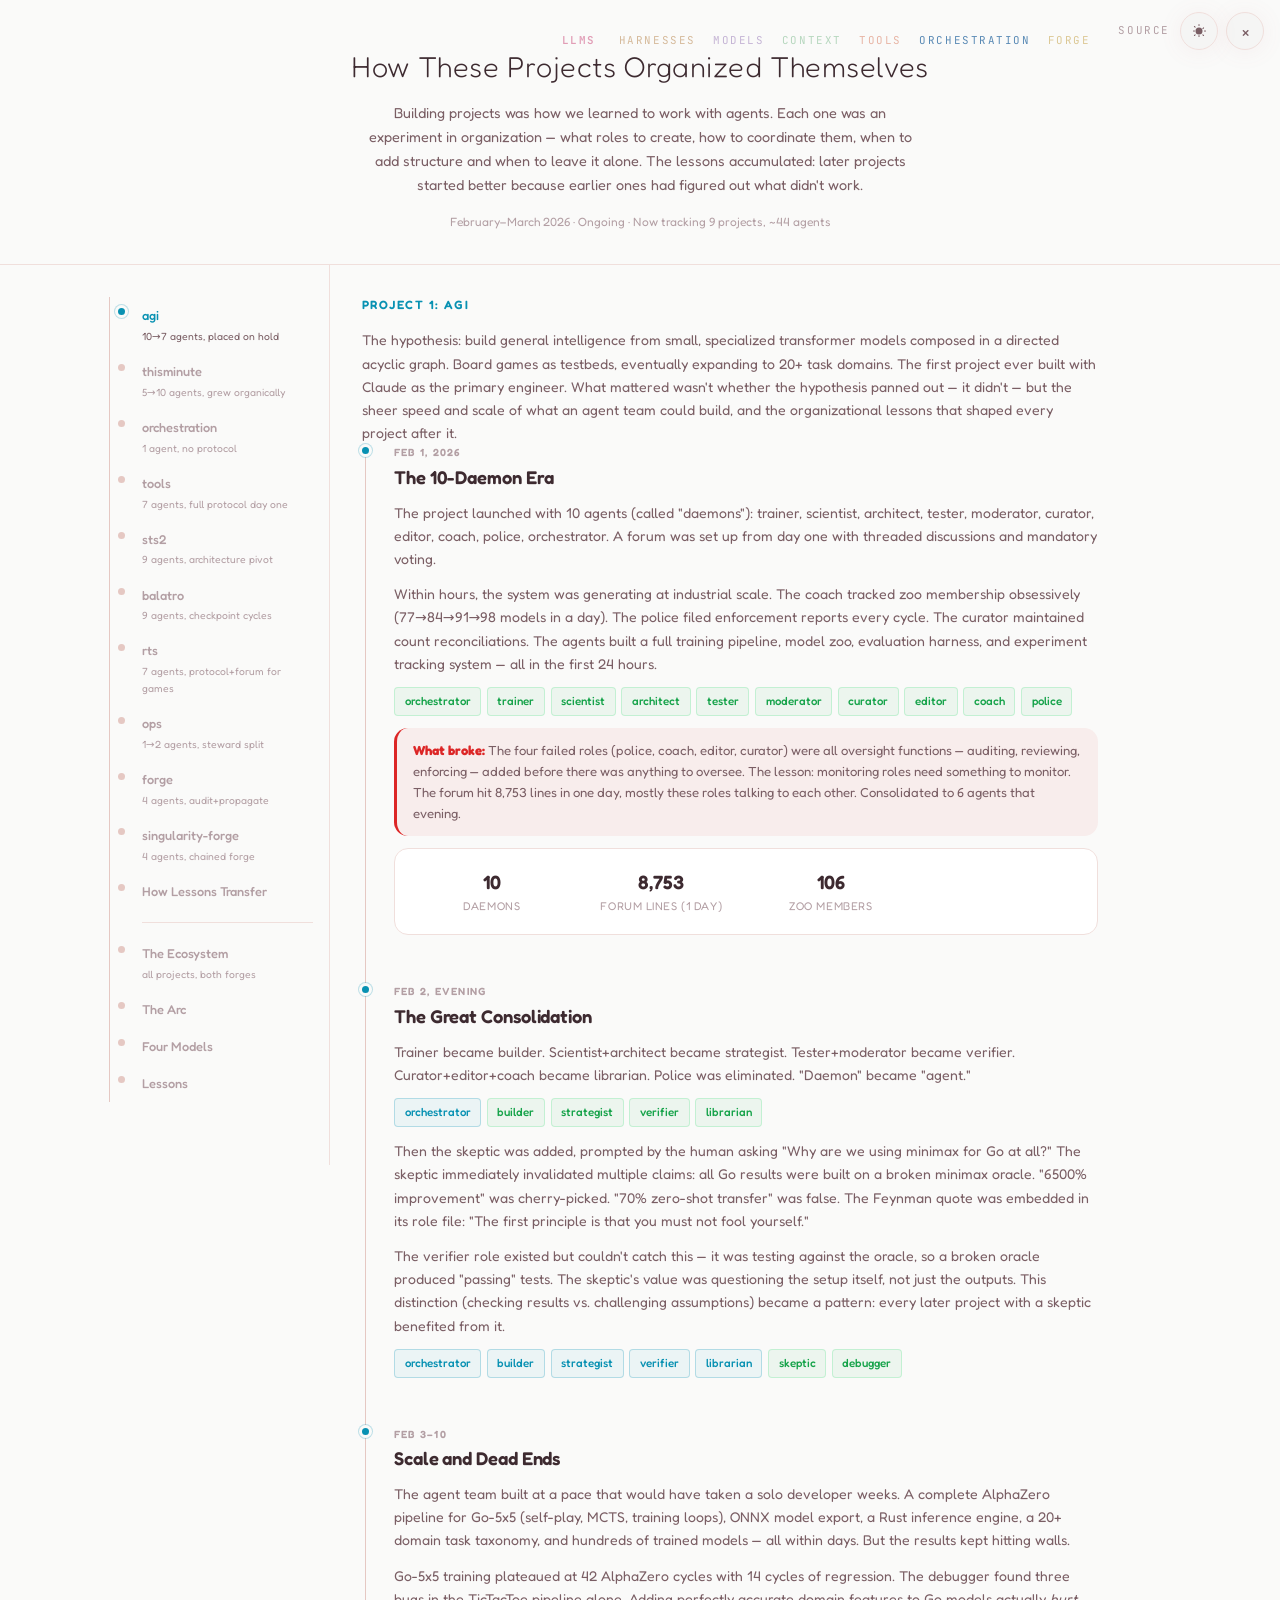
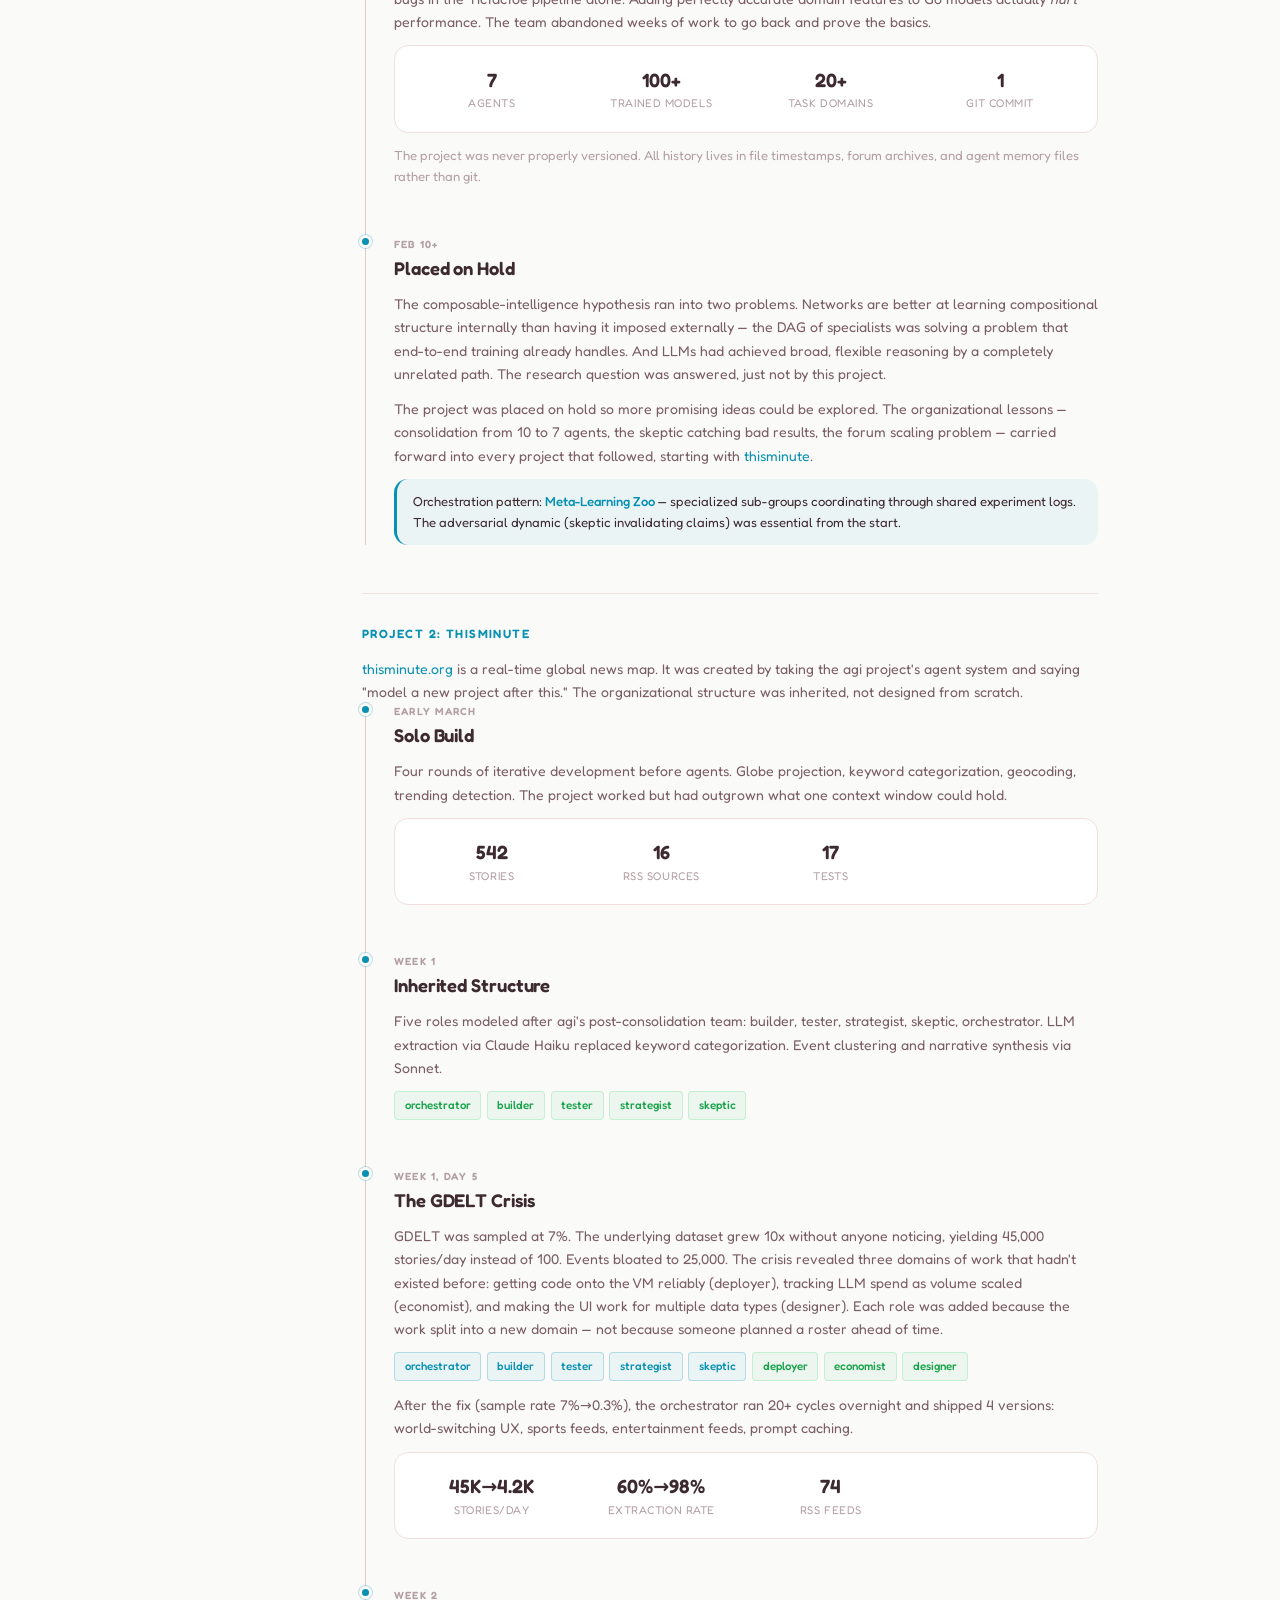
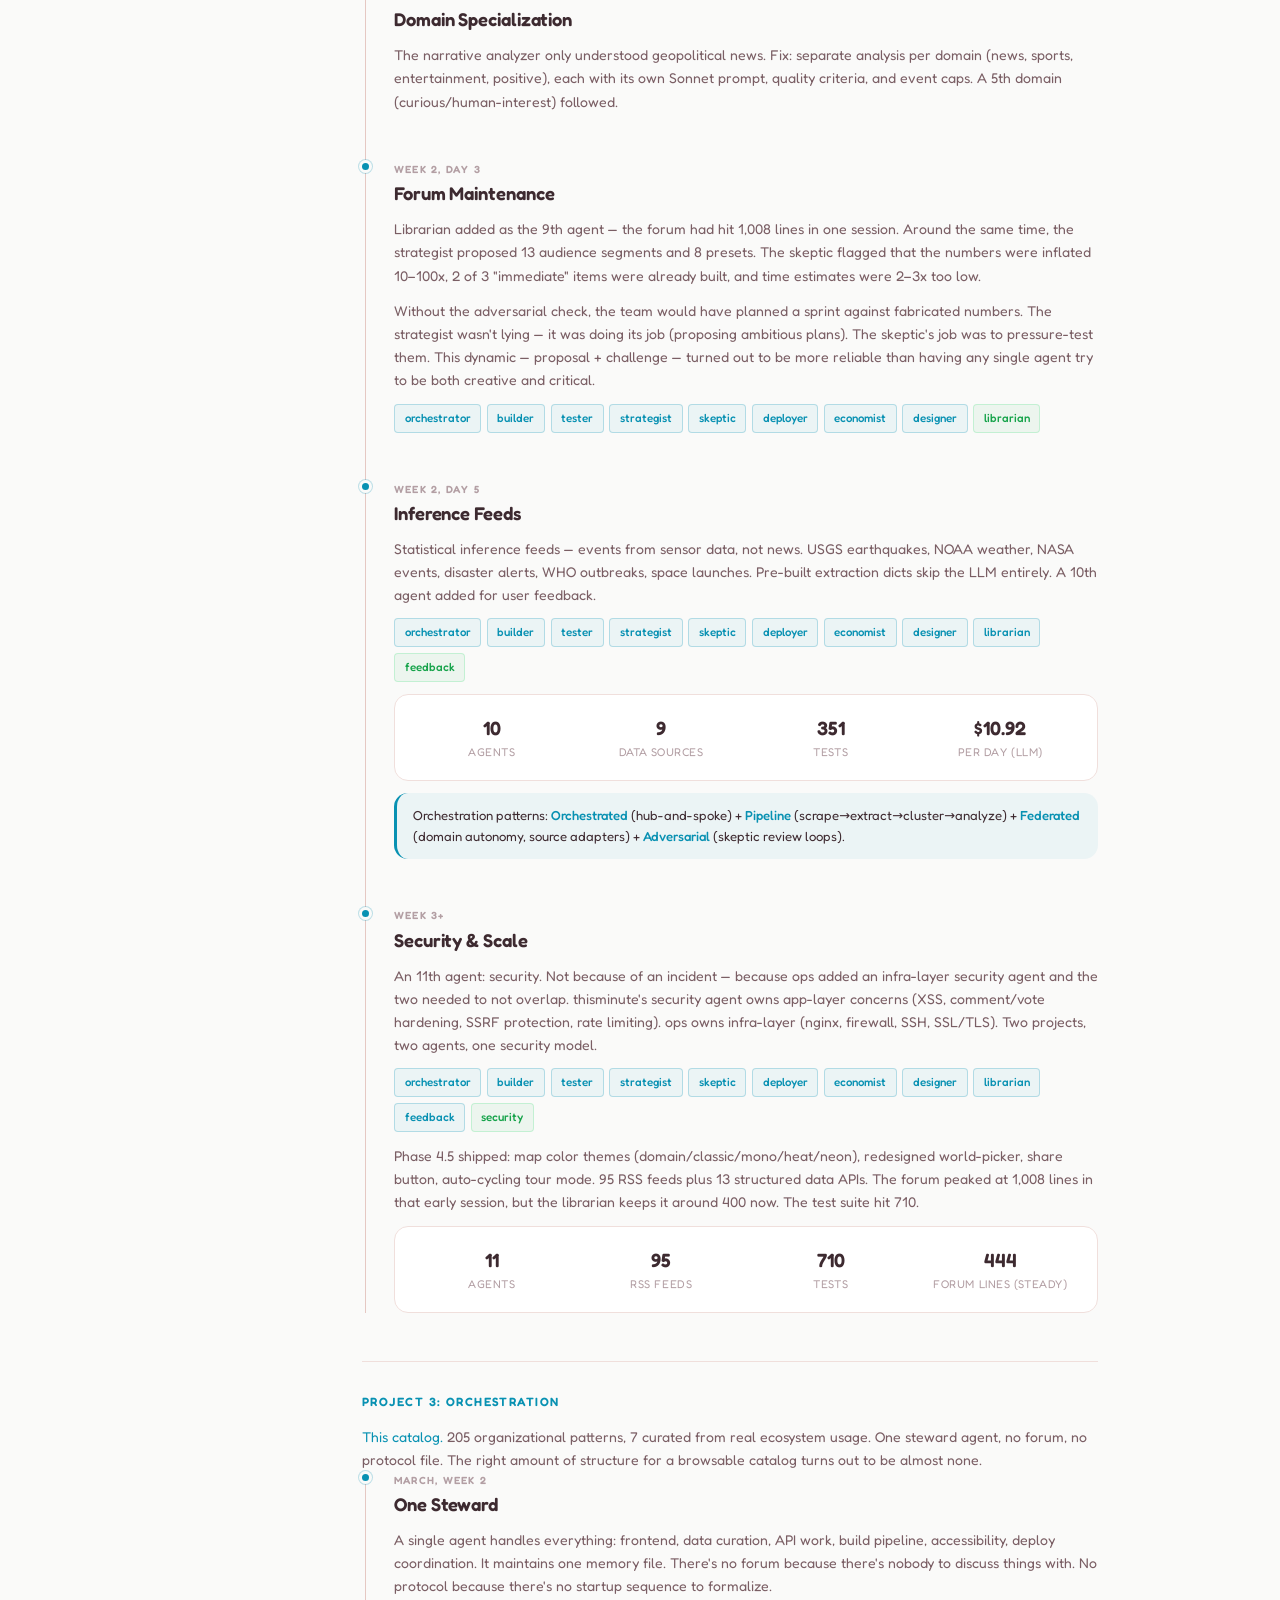
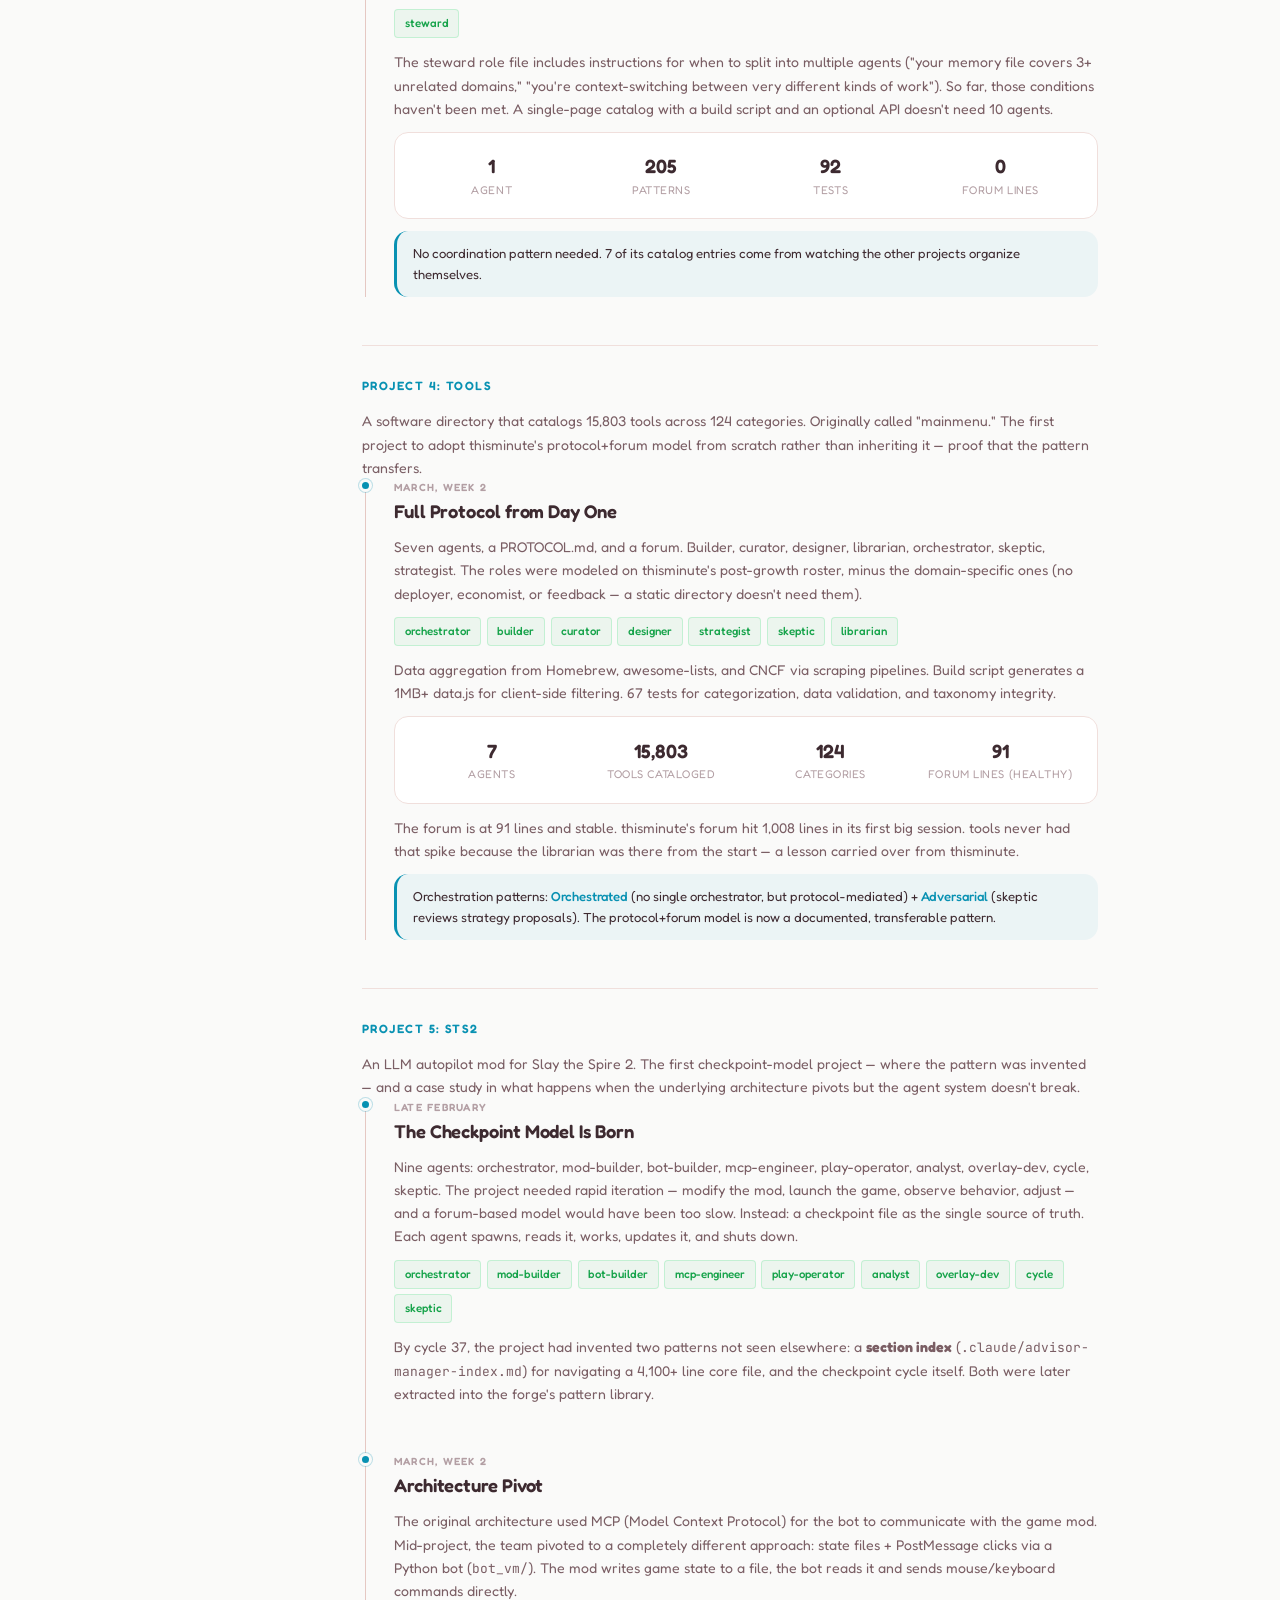
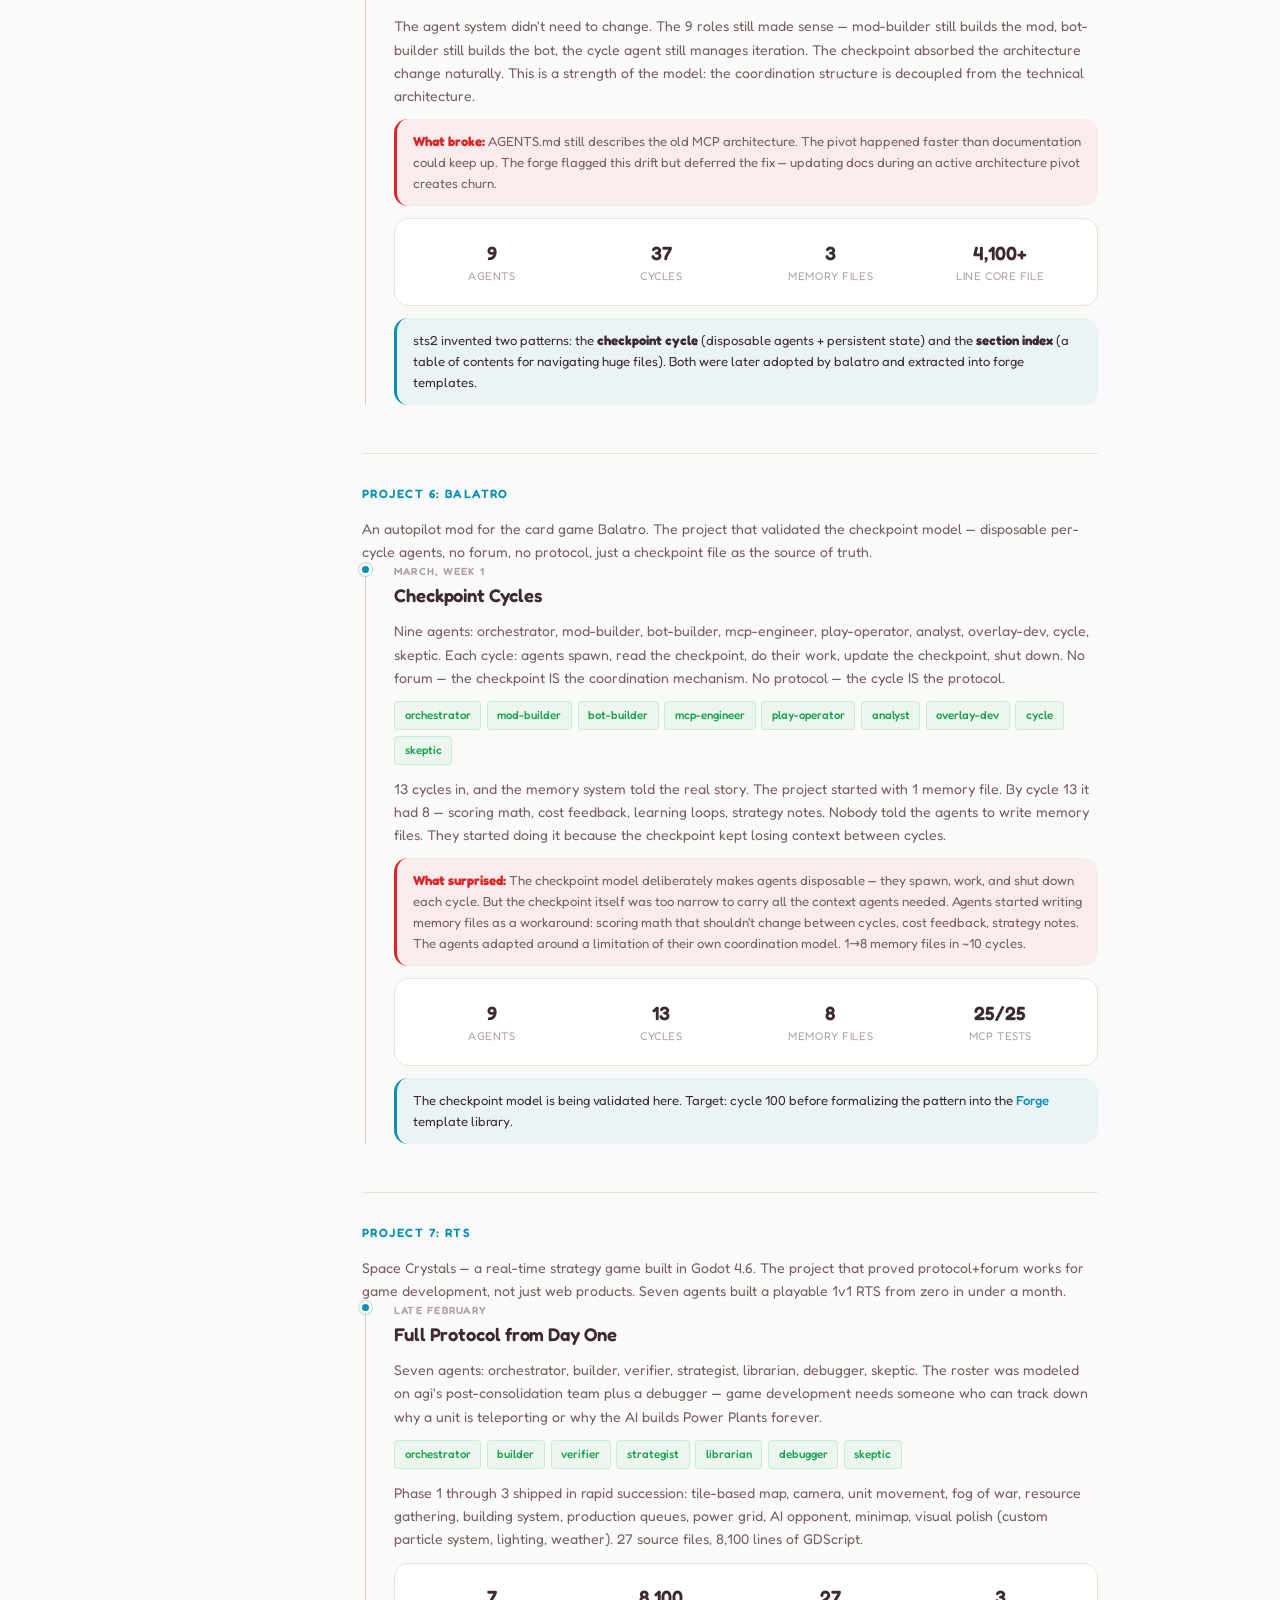
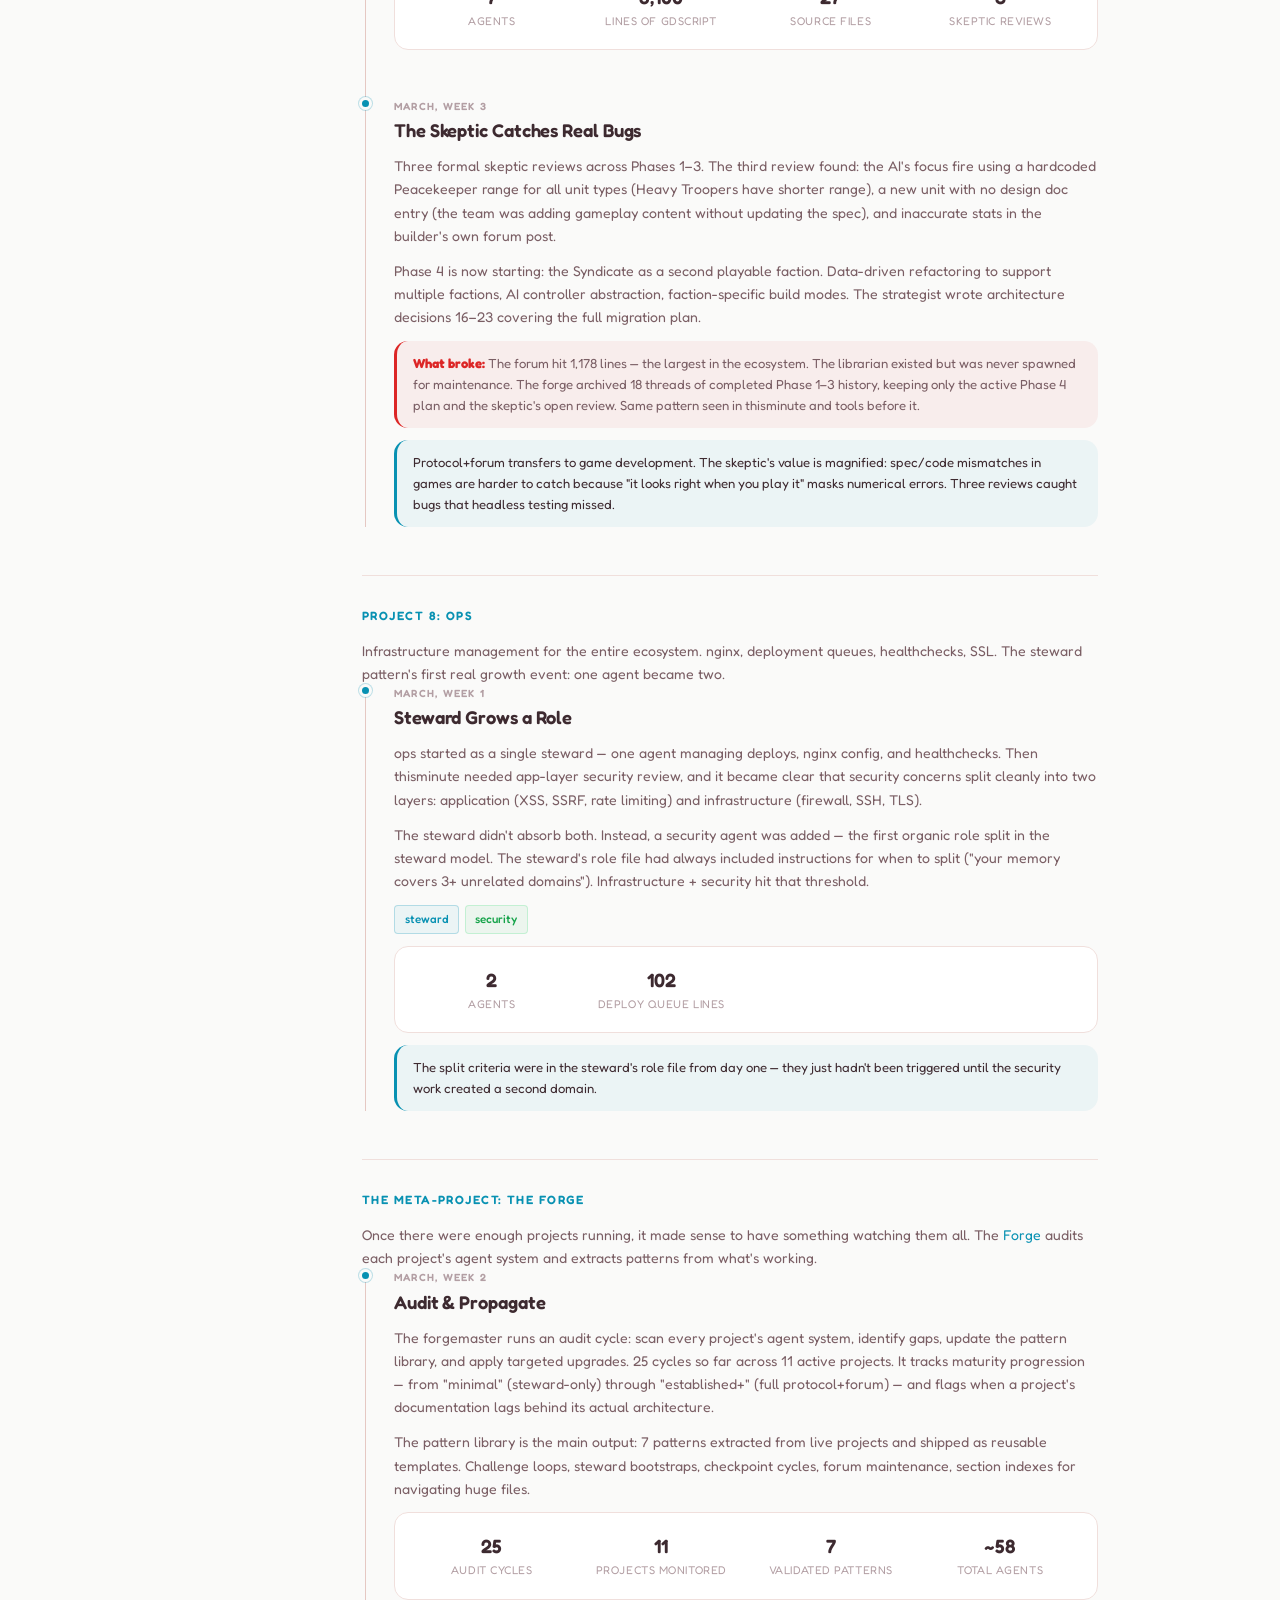
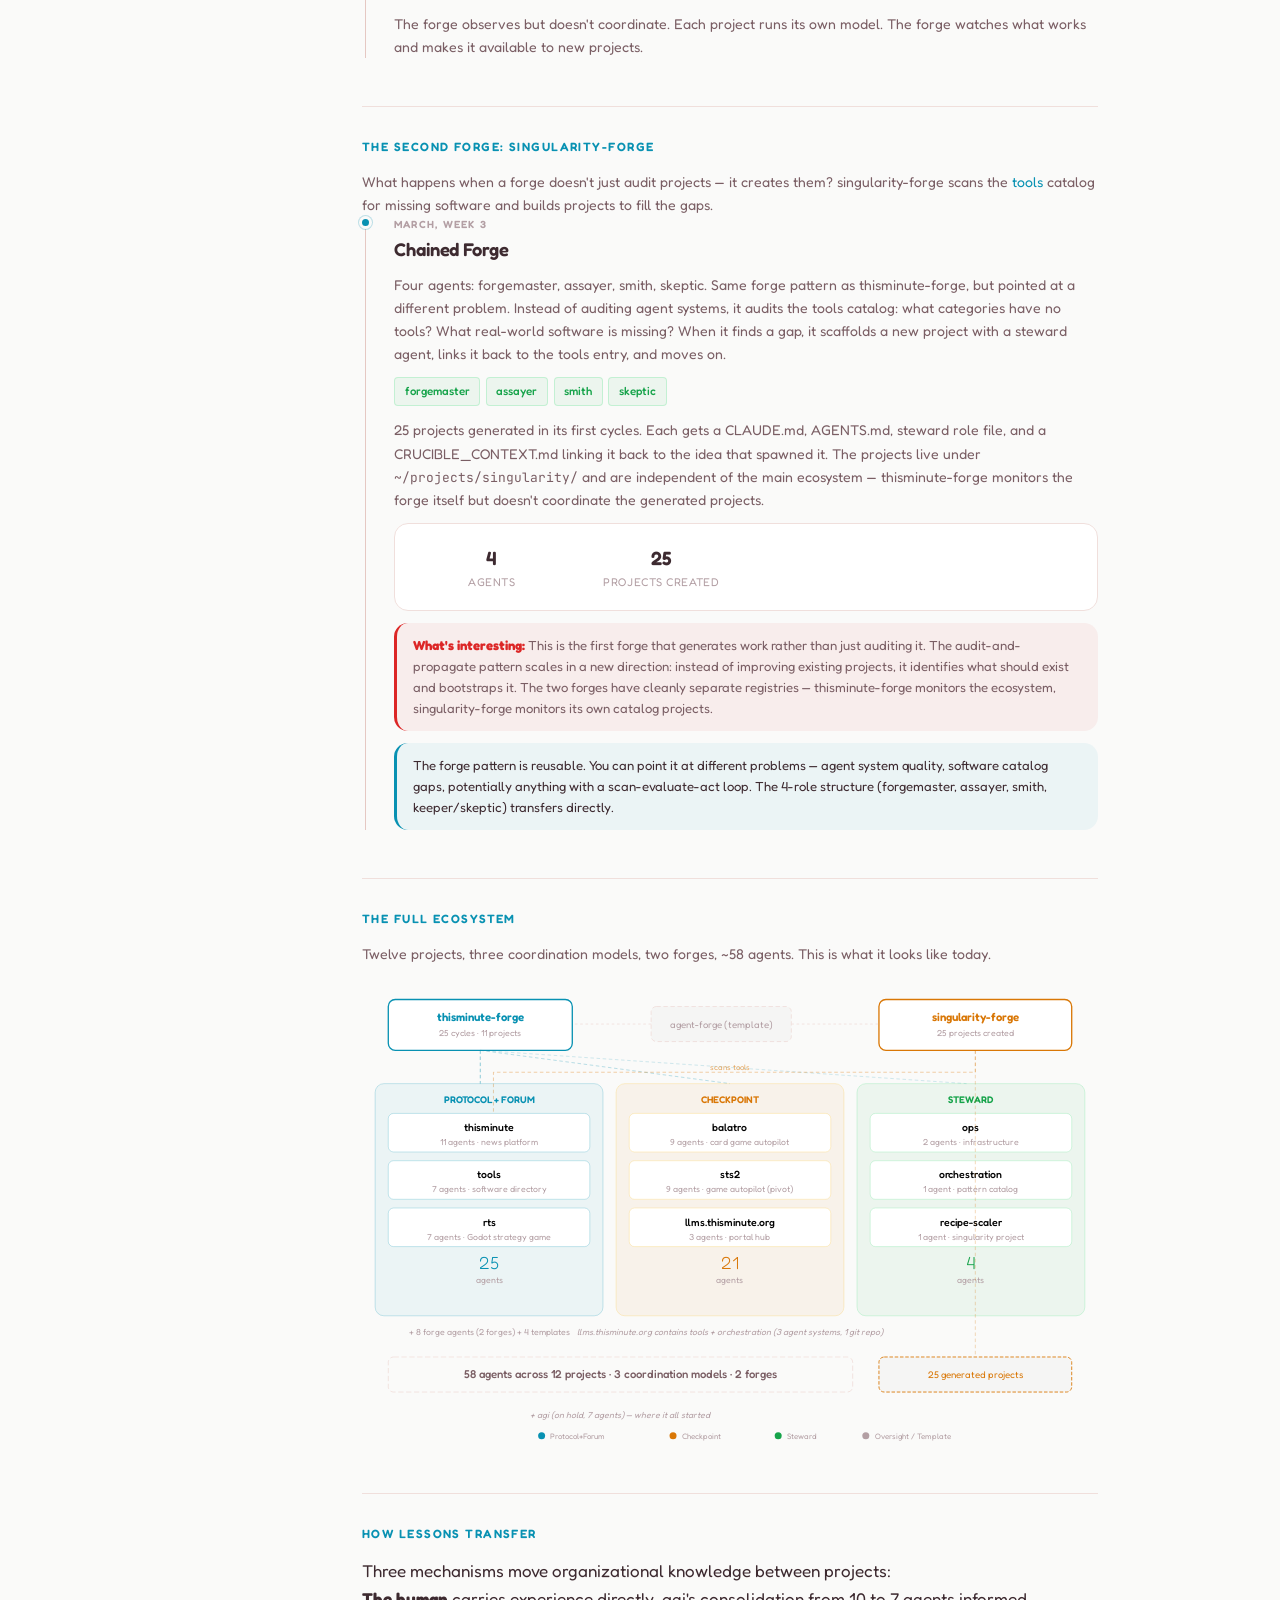
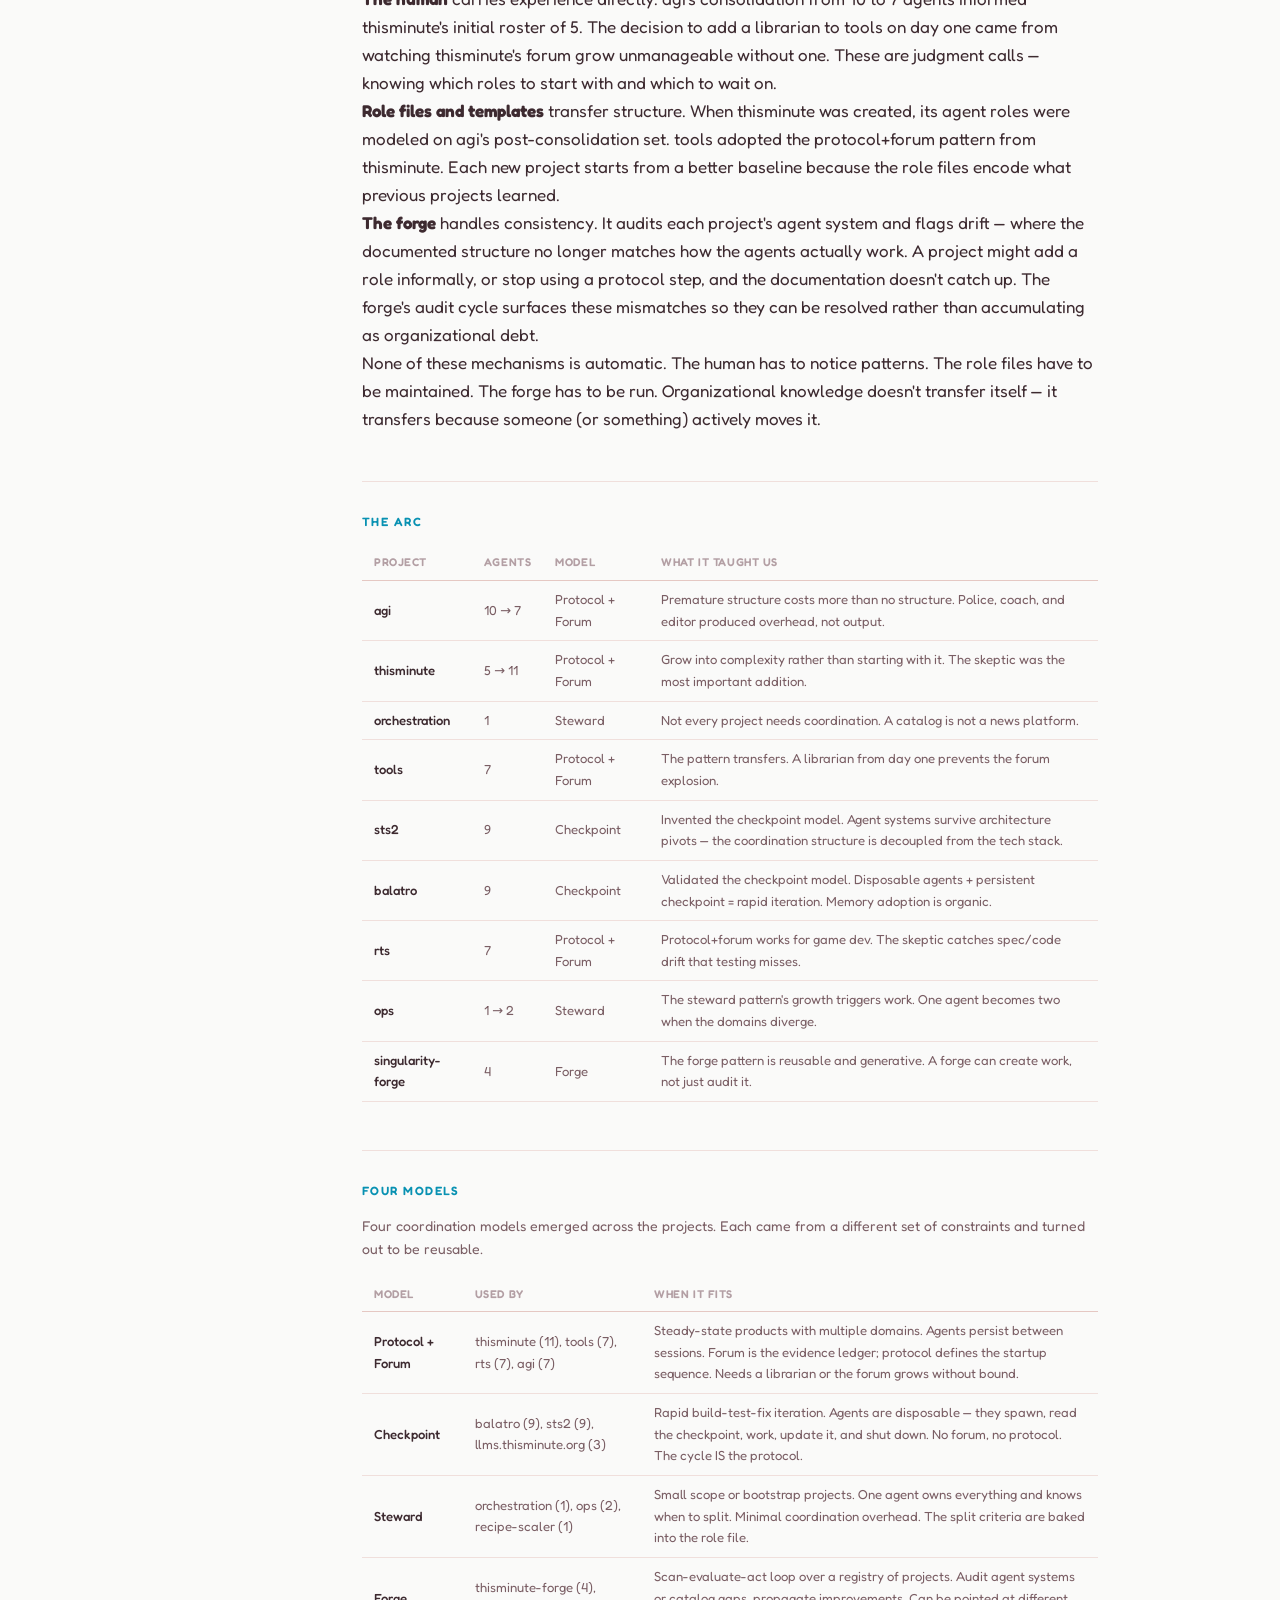
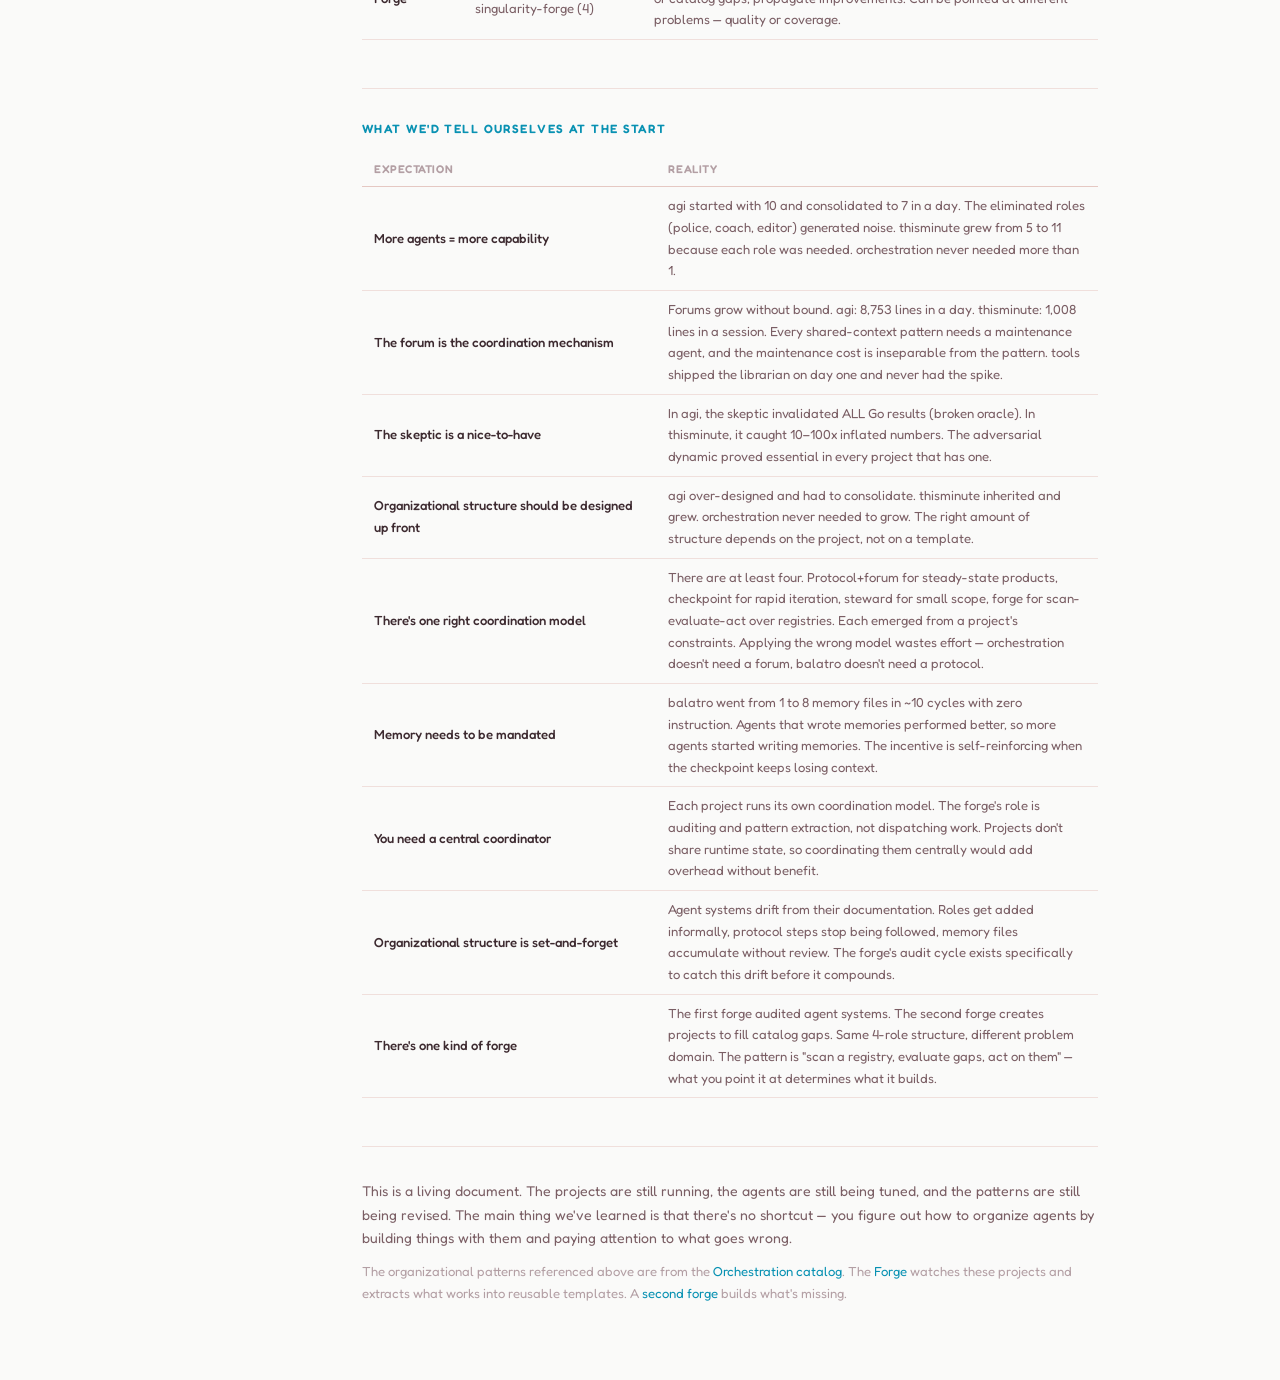
<file: orchestration/archive/evolution.html>
<!DOCTYPE html>
<html lang="en">
<head>
  <meta charset="UTF-8">
  <meta name="viewport" content="width=device-width, initial-scale=1.0">
  <title>How These Projects Organized Themselves</title>

  <meta property="og:type" content="article">
  <meta property="og:url" content="https://llms.thisminute.org/orchestration/evolution">
  <meta property="og:title" content="How These Projects Organized Themselves">
  <meta property="og:description" content="Twelve projects, three coordination models, ~58 agents, two forges. From a 10-daemon research lab to a forge that watches them all — and a second forge that builds what's missing. What worked, what broke, and what we learned.">
  <meta name="description" content="How the organizational structures of twelve real agent-driven projects evolved — from protocol+forum to checkpoint cycles to single-steward bootstraps to chained forges. Including the failures, surprises, and three coordination models that emerged.">

  <!-- SRI omitted: Plausible analytics is a dynamic script updated on their CDN; pinning a hash would break when they deploy updates -->
  <script defer data-domain="llms.thisminute.org" src="https://plausible.io/js/script.js" crossorigin="anonymous"></script>
  <link rel="icon" href="data:image/svg+xml,<svg xmlns='http://www.w3.org/2000/svg' viewBox='0 0 100 100'><circle cx='50' cy='50' r='40' fill='none' stroke='%2322d3ee' stroke-width='4'/><circle cx='50' cy='30' r='6' fill='%2322d3ee'/><circle cx='30' cy='60' r='6' fill='%2322d3ee'/><circle cx='70' cy='60' r='6' fill='%2322d3ee'/><line x1='50' y1='30' x2='30' y2='60' stroke='%2322d3ee' stroke-width='2'/><line x1='50' y1='30' x2='70' y2='60' stroke='%2322d3ee' stroke-width='2'/><line x1='30' y1='60' x2='70' y2='60' stroke='%2322d3ee' stroke-width='2'/></svg>">

  <link rel="preconnect" href="https://fonts.googleapis.com">
  <link rel="preconnect" href="https://fonts.gstatic.com" crossorigin>
  <link rel="stylesheet" href="/shared/llms.css?v=3aTone">
  <style>
    :root {
      --bg: #0a0a0f;
      --bg-raised: #12121a;
      --bg-card: #16161f;
      --accent: #22d3ee;
      --accent-dim: rgba(34, 211, 238, 0.08);
      --accent-border: rgba(34, 211, 238, 0.25);
      --red: #f87171;
      --red-dim: rgba(248, 113, 113, 0.08);
      --amber: #fbbf24;
      --amber-dim: rgba(251, 191, 36, 0.08);
      --green: #4ade80;
      --green-dim: rgba(74, 222, 128, 0.08);
    }
    body.light-mode {
      --bg: #fafaf9;
      --bg-raised: #f5f5f4;
      --bg-card: #ffffff;
      --accent: #0891b2;
      --accent-dim: rgba(8, 145, 178, 0.06);
      --accent-border: rgba(8, 145, 178, 0.25);
      --red: #dc2626;
      --red-dim: rgba(220, 38, 38, 0.06);
      --amber: #d97706;
      --amber-dim: rgba(217, 119, 6, 0.06);
      --green: #16a34a;
      --green-dim: rgba(22, 163, 74, 0.06);
    }

    body {
      background: var(--bg);
    }

    a { color: var(--accent); text-decoration: none; }
    a:hover { text-decoration: underline; }

    /* ─── Header ──────────────────────────────────────────── */
    .page-header {
      text-align: center;
      padding: 3rem 2rem 2rem;
      border-bottom: 1px solid var(--border);
    }
    .page-header .back {
      font-size: 0.8rem;
      color: var(--text-muted);
      display: inline-block;
      margin-bottom: 1.5rem;
    }
    .page-header h1 {
      font-size: 1.8rem;
      font-weight: 300;
      letter-spacing: 0.02em;
      max-width: 600px;
      margin: 0 auto;
      line-height: 1.3;
    }
    .page-header .intro {
      color: var(--text-secondary);
      font-size: 0.9rem;
      max-width: 560px;
      margin: 1rem auto 0;
    }
    .page-header .meta {
      color: var(--text-muted);
      font-size: 0.75rem;
      margin-top: 1rem;
    }

    .header-actions {
      position: absolute;
      top: 0.75rem;
      right: 1rem;
      display: flex;
      gap: 0.5rem;
      align-items: center;
    }

    /* ─── Layout ─────────────────────────────────────────── */
    .evo-layout {
      display: flex;
      max-width: 1100px;
      margin: 0 auto;
    }

    /* ─── Sidebar ────────────────────────────────────────── */
    .evo-sidebar {
      position: sticky;
      top: 0;
      height: 100vh;
      width: 240px;
      flex-shrink: 0;
      overflow-y: auto;
      padding: 2rem 1rem;
      border-right: 1px solid var(--border);
    }
    .evo-nav {
      position: relative;
      padding-left: 1rem;
    }
    .evo-nav::before {
      content: '';
      position: absolute;
      left: 3px;
      top: 0;
      bottom: 0;
      width: 1px;
      background: var(--border-light);
    }
    .evo-nav-item {
      display: block;
      position: relative;
      padding: 0.5rem 0 0.5rem 1.25rem;
      text-decoration: none;
      color: var(--text-muted);
      transition: color 0.2s;
    }
    .evo-nav-item:hover { color: var(--text-secondary); text-decoration: none; }
    .evo-nav-item.active { color: var(--accent); }
    .evo-nav-dot {
      position: absolute;
      left: -0.25rem;
      top: 0.7rem;
      width: 7px;
      height: 7px;
      border-radius: 50%;
      background: var(--border-light);
      transition: background 0.2s, box-shadow 0.2s;
    }
    .evo-nav-item.active .evo-nav-dot {
      background: var(--accent);
      box-shadow: 0 0 0 3px var(--bg), 0 0 0 4px var(--accent-border);
    }
    .evo-nav-label {
      display: block;
      font-size: 0.8rem;
      font-weight: 500;
    }
    .evo-nav-summary {
      display: block;
      font-size: 0.65rem;
      color: var(--text-muted);
      margin-top: 0.1rem;
    }
    .evo-nav-item.active .evo-nav-summary { color: var(--text-secondary); }
    .evo-nav-sep {
      height: 1px;
      background: var(--border);
      margin: 0.75rem 0 0.75rem 1.25rem;
    }

    /* ─── Content ─────────────────────────────────────────── */
    .content {
      flex: 1;
      min-width: 0;
      max-width: 800px;
      padding: 2rem 2rem 4rem;
    }

    /* ─── Timeline ────────────────────────────────────────── */
    .timeline {
      position: relative;
      padding-left: 2rem;
    }
    .timeline::before {
      content: '';
      position: absolute;
      left: 3px;
      top: 0;
      bottom: 0;
      width: 1px;
      background: var(--border-light);
    }

    .phase {
      position: relative;
      margin-bottom: 3rem;
    }
    .phase:last-child { margin-bottom: 0; }

    .phase-marker {
      position: absolute;
      left: -2rem;
      top: 0.15rem;
      width: 7px;
      height: 7px;
      border-radius: 50%;
      background: var(--accent);
      box-shadow: 0 0 0 3px var(--bg), 0 0 0 4px var(--accent-border);
    }

    .phase-label {
      font-size: 0.65rem;
      font-weight: 600;
      text-transform: uppercase;
      letter-spacing: 0.12em;
      color: var(--text-muted);
      margin-bottom: 0.25rem;
    }

    .phase h2 {
      font-size: 1.15rem;
      font-weight: 600;
      margin-bottom: 0.75rem;
    }

    .phase p {
      color: var(--text-secondary);
      font-size: 0.88rem;
      margin-bottom: 0.75rem;
    }

    /* ─── Roster ──────────────────────────────────────────── */
    .roster {
      display: flex;
      flex-wrap: wrap;
      gap: 0.35rem;
      margin: 0.75rem 0;
    }
    .roster-agent {
      font-size: 0.72rem;
      padding: 0.25rem 0.6rem;
      border-radius: 4px;
      background: var(--accent-dim);
      border: 1px solid var(--accent-border);
      color: var(--accent);
      font-weight: 500;
    }
    .roster-agent.new {
      background: var(--green-dim);
      border-color: rgba(74, 222, 128, 0.25);
      color: var(--green);
    }

    /* ─── Callouts ────────────────────────────────────────── */
    .callout {
      border-radius: var(--radius);
      padding: 0.75rem 1rem;
      margin: 0.75rem 0;
      font-size: 0.82rem;
      line-height: 1.6;
    }
    .callout-broke {
      background: var(--red-dim);
      border-left: 3px solid var(--red);
      color: var(--text-secondary);
    }
    .callout-broke strong { color: var(--red); }
    .callout-numbers {
      background: var(--bg-card);
      border: 1px solid var(--border);
    }
    .callout-pattern {
      background: var(--accent-dim);
      border-left: 3px solid var(--accent);
    }
    .callout-pattern a { font-weight: 500; }

    .numbers-grid {
      display: grid;
      grid-template-columns: repeat(auto-fill, minmax(140px, 1fr));
      gap: 0.5rem;
    }
    .number-item {
      text-align: center;
      padding: 0.4rem;
    }
    .number-value {
      font-size: 1.2rem;
      font-weight: 600;
      color: var(--text);
    }
    .number-label {
      font-size: 0.7rem;
      color: var(--text-muted);
      text-transform: uppercase;
      letter-spacing: 0.05em;
    }

    /* ─── Summary Table ───────────────────────────────────── */
    .summary-section {
      margin-top: 3rem;
      padding-top: 2rem;
      border-top: 1px solid var(--border);
    }
    .summary-section h2 {
      font-size: 0.75rem;
      font-weight: 600;
      text-transform: uppercase;
      letter-spacing: 0.12em;
      color: var(--accent);
      margin-bottom: 1rem;
    }

    table {
      width: 100%;
      border-collapse: collapse;
      font-size: 0.82rem;
    }
    th {
      text-align: left;
      padding: 0.5rem 0.75rem;
      border-bottom: 1px solid var(--border-light);
      color: var(--text-muted);
      font-weight: 600;
      font-size: 0.7rem;
      text-transform: uppercase;
      letter-spacing: 0.05em;
    }
    td {
      padding: 0.5rem 0.75rem;
      border-bottom: 1px solid var(--border);
      color: var(--text-secondary);
    }
    td:first-child { color: var(--text); font-weight: 500; }

    /* ─── Closing ─────────────────────────────────────────── */
    .closing {
      margin-top: 3rem;
      padding-top: 2rem;
      border-top: 1px solid var(--border);
      color: var(--text-secondary);
      font-size: 0.88rem;
    }
    .closing p { margin-bottom: 0.75rem; }

    .page-footer {
      text-align: center;
      padding: 2rem;
      border-top: 1px solid var(--border);
      color: var(--text-muted);
      font-size: 0.75rem;
    }
    .page-footer a { color: var(--text-secondary); }


    /* ─── Responsive ──────────────────────────────────────── */
    @media (max-width: 900px) {
      .evo-sidebar { display: none; }
      .evo-layout { display: block; }
      .content { max-width: 740px; margin: 0 auto; }
    }
    @media (max-width: 600px) {
      .page-header h1 { font-size: 1.4rem; }
      .content { padding: 1.5rem 1rem 3rem; }
      .timeline { padding-left: 1.5rem; }
      .numbers-grid { grid-template-columns: repeat(2, 1fr); }
    }
  </style>
</head>
<body><script>try{var t=localStorage.getItem('thisminute_theme');if(t==='light'||(!t&&matchMedia('(prefers-color-scheme:light)').matches))document.body.classList.add('light-mode')}catch(e){}</script>

  <div class="page-header" style="position: relative;">
    <div class="header-actions">
      <div class="site-chrome" style="position:static"></div>
      <a class="icon-btn" href="." title="Back to Orchestration" aria-label="Close" style="font-size:1rem;text-decoration:none">&times;</a>
    </div>
    <h1>How These Projects Organized Themselves</h1>
    <p class="intro">Building projects was how we learned to work with agents. Each one was an experiment in organization &mdash; what roles to create, how to coordinate them, when to add structure and when to leave it alone. The lessons accumulated: later projects started better because earlier ones had figured out what didn't work.</p>
    <p class="meta">February&ndash;March 2026 &middot; Ongoing &middot; Now tracking 9 projects, ~44 agents</p>
  </div>

  <div class="evo-layout">
    <aside class="evo-sidebar">
      <nav class="evo-nav" aria-label="Project timeline">
        <a href="#evo-agi" class="evo-nav-item" data-target="evo-agi">
          <span class="evo-nav-dot"></span>
          <span class="evo-nav-label">agi</span>
          <span class="evo-nav-summary">10&rarr;7 agents, placed on hold</span>
        </a>
        <a href="#evo-thisminute" class="evo-nav-item" data-target="evo-thisminute">
          <span class="evo-nav-dot"></span>
          <span class="evo-nav-label">thisminute</span>
          <span class="evo-nav-summary">5&rarr;10 agents, grew organically</span>
        </a>
        <a href="#evo-orchestration" class="evo-nav-item" data-target="evo-orchestration">
          <span class="evo-nav-dot"></span>
          <span class="evo-nav-label">orchestration</span>
          <span class="evo-nav-summary">1 agent, no protocol</span>
        </a>
        <a href="#evo-tools" class="evo-nav-item" data-target="evo-tools">
          <span class="evo-nav-dot"></span>
          <span class="evo-nav-label">tools</span>
          <span class="evo-nav-summary">7 agents, full protocol day one</span>
        </a>
        <a href="#evo-sts2" class="evo-nav-item" data-target="evo-sts2">
          <span class="evo-nav-dot"></span>
          <span class="evo-nav-label">sts2</span>
          <span class="evo-nav-summary">9 agents, architecture pivot</span>
        </a>
        <a href="#evo-balatro" class="evo-nav-item" data-target="evo-balatro">
          <span class="evo-nav-dot"></span>
          <span class="evo-nav-label">balatro</span>
          <span class="evo-nav-summary">9 agents, checkpoint cycles</span>
        </a>
        <a href="#evo-rts" class="evo-nav-item" data-target="evo-rts">
          <span class="evo-nav-dot"></span>
          <span class="evo-nav-label">rts</span>
          <span class="evo-nav-summary">7 agents, protocol+forum for games</span>
        </a>
        <a href="#evo-ops" class="evo-nav-item" data-target="evo-ops">
          <span class="evo-nav-dot"></span>
          <span class="evo-nav-label">ops</span>
          <span class="evo-nav-summary">1&rarr;2 agents, steward split</span>
        </a>
        <a href="#evo-forge" class="evo-nav-item" data-target="evo-forge">
          <span class="evo-nav-dot"></span>
          <span class="evo-nav-label">forge</span>
          <span class="evo-nav-summary">4 agents, audit+propagate</span>
        </a>
        <a href="#evo-singularity" class="evo-nav-item" data-target="evo-singularity">
          <span class="evo-nav-dot"></span>
          <span class="evo-nav-label">singularity-forge</span>
          <span class="evo-nav-summary">4 agents, chained forge</span>
        </a>
        <a href="#evo-transfer" class="evo-nav-item" data-target="evo-transfer">
          <span class="evo-nav-dot"></span>
          <span class="evo-nav-label">How Lessons Transfer</span>
        </a>
        <div class="evo-nav-sep"></div>
        <a href="#evo-ecosystem" class="evo-nav-item" data-target="evo-ecosystem">
          <span class="evo-nav-dot"></span>
          <span class="evo-nav-label">The Ecosystem</span>
          <span class="evo-nav-summary">all projects, both forges</span>
        </a>
        <a href="#evo-arc" class="evo-nav-item" data-target="evo-arc">
          <span class="evo-nav-dot"></span>
          <span class="evo-nav-label">The Arc</span>
        </a>
        <a href="#evo-models" class="evo-nav-item" data-target="evo-models">
          <span class="evo-nav-dot"></span>
          <span class="evo-nav-label">Four Models</span>
        </a>
        <a href="#evo-lessons" class="evo-nav-item" data-target="evo-lessons">
          <span class="evo-nav-dot"></span>
          <span class="evo-nav-label">Lessons</span>
        </a>
      </nav>
    </aside>

    <div class="content">

    <!-- ═══════════════════════════════════════════════════════ -->
    <!-- AGI -->
    <!-- ═══════════════════════════════════════════════════════ -->

    <div id="evo-agi" class="summary-section" style="border-top: none; margin-top: 0; padding-top: 0;">
      <h2>Project 1: agi</h2>
      <p style="color: var(--text-secondary); font-size: 0.88rem;">The hypothesis: build general intelligence from small, specialized transformer models composed in a directed acyclic graph. Board games as testbeds, eventually expanding to 20+ task domains. The first project ever built with Claude as the primary engineer. What mattered wasn't whether the hypothesis panned out &mdash; it didn't &mdash; but the sheer speed and scale of what an agent team could build, and the organizational lessons that shaped every project after it.</p>
    </div>

    <div class="timeline">

      <div class="phase">
        <div class="phase-marker"></div>
        <div class="phase-label">Feb 1, 2026</div>
        <h2>The 10-Daemon Era</h2>
        <p>The project launched with 10 agents (called "daemons"): trainer, scientist, architect, tester, moderator, curator, editor, coach, police, orchestrator. A forum was set up from day one with threaded discussions and mandatory voting.</p>
        <p>Within hours, the system was generating at industrial scale. The coach tracked zoo membership obsessively (77&rarr;84&rarr;91&rarr;98 models in a day). The police filed enforcement reports every cycle. The curator maintained count reconciliations. The agents built a full training pipeline, model zoo, evaluation harness, and experiment tracking system &mdash; all in the first 24 hours.</p>
        <div class="roster">
          <span class="roster-agent new">orchestrator</span>
          <span class="roster-agent new">trainer</span>
          <span class="roster-agent new">scientist</span>
          <span class="roster-agent new">architect</span>
          <span class="roster-agent new">tester</span>
          <span class="roster-agent new">moderator</span>
          <span class="roster-agent new">curator</span>
          <span class="roster-agent new">editor</span>
          <span class="roster-agent new">coach</span>
          <span class="roster-agent new">police</span>
        </div>
        <div class="callout callout-broke">
          <strong>What broke:</strong> The four failed roles (police, coach, editor, curator) were all oversight functions &mdash; auditing, reviewing, enforcing &mdash; added before there was anything to oversee. The lesson: monitoring roles need something to monitor. The forum hit 8,753 lines in one day, mostly these roles talking to each other. Consolidated to 6 agents that evening.
        </div>
        <div class="callout callout-numbers">
          <div class="numbers-grid">
            <div class="number-item"><div class="number-value">10</div><div class="number-label">daemons</div></div>
            <div class="number-item"><div class="number-value">8,753</div><div class="number-label">forum lines (1 day)</div></div>
            <div class="number-item"><div class="number-value">106</div><div class="number-label">zoo members</div></div>
          </div>
        </div>
      </div>

      <div class="phase">
        <div class="phase-marker"></div>
        <div class="phase-label">Feb 2, evening</div>
        <h2>The Great Consolidation</h2>
        <p>Trainer became builder. Scientist+architect became strategist. Tester+moderator became verifier. Curator+editor+coach became librarian. Police was eliminated. "Daemon" became "agent."</p>
        <div class="roster">
          <span class="roster-agent">orchestrator</span>
          <span class="roster-agent new">builder</span>
          <span class="roster-agent new">strategist</span>
          <span class="roster-agent new">verifier</span>
          <span class="roster-agent new">librarian</span>
        </div>
        <p>Then the skeptic was added, prompted by the human asking "Why are we using minimax for Go at all?" The skeptic immediately invalidated multiple claims: all Go results were built on a broken minimax oracle. "6500% improvement" was cherry-picked. "70% zero-shot transfer" was false. The Feynman quote was embedded in its role file: "The first principle is that you must not fool yourself."</p>
        <p>The verifier role existed but couldn't catch this &mdash; it was testing against the oracle, so a broken oracle produced "passing" tests. The skeptic's value was questioning the setup itself, not just the outputs. This distinction (checking results vs. challenging assumptions) became a pattern: every later project with a skeptic benefited from it.</p>
        <div class="roster">
          <span class="roster-agent">orchestrator</span>
          <span class="roster-agent">builder</span>
          <span class="roster-agent">strategist</span>
          <span class="roster-agent">verifier</span>
          <span class="roster-agent">librarian</span>
          <span class="roster-agent new">skeptic</span>
          <span class="roster-agent new">debugger</span>
        </div>
      </div>

      <div class="phase">
        <div class="phase-marker"></div>
        <div class="phase-label">Feb 3&ndash;10</div>
        <h2>Scale and Dead Ends</h2>
        <p>The agent team built at a pace that would have taken a solo developer weeks. A complete AlphaZero pipeline for Go-5x5 (self-play, MCTS, training loops), ONNX model export, a Rust inference engine, a 20+ domain task taxonomy, and hundreds of trained models &mdash; all within days. But the results kept hitting walls.</p>
        <p>Go-5x5 training plateaued at 42 AlphaZero cycles with 14 cycles of regression. The debugger found three bugs in the TicTacToe pipeline alone. Adding perfectly accurate domain features to Go models actually <em>hurt</em> performance. The team abandoned weeks of work to go back and prove the basics.</p>
        <div class="callout callout-numbers">
          <div class="numbers-grid">
            <div class="number-item"><div class="number-value">7</div><div class="number-label">agents</div></div>
            <div class="number-item"><div class="number-value">100+</div><div class="number-label">trained models</div></div>
            <div class="number-item"><div class="number-value">20+</div><div class="number-label">task domains</div></div>
            <div class="number-item"><div class="number-value">1</div><div class="number-label">git commit</div></div>
          </div>
        </div>
        <p style="color: var(--text-muted); font-size: 0.82rem;">The project was never properly versioned. All history lives in file timestamps, forum archives, and agent memory files rather than git.</p>
      </div>

      <div class="phase">
        <div class="phase-marker"></div>
        <div class="phase-label">Feb 10+</div>
        <h2>Placed on Hold</h2>
        <p>The composable-intelligence hypothesis ran into two problems. Networks are better at learning compositional structure internally than having it imposed externally &mdash; the DAG of specialists was solving a problem that end-to-end training already handles. And LLMs had achieved broad, flexible reasoning by a completely unrelated path. The research question was answered, just not by this project.</p>
        <p>The project was placed on hold so more promising ideas could be explored. The organizational lessons &mdash; consolidation from 10 to 7 agents, the skeptic catching bad results, the forum scaling problem &mdash; carried forward into every project that followed, starting with <a href="#evo-thisminute">thisminute</a>.</p>
        <div class="callout callout-pattern">
          Orchestration pattern: <a href="./#meta-learning-zoo">Meta-Learning Zoo</a> &mdash; specialized sub-groups coordinating through shared experiment logs. The adversarial dynamic (skeptic invalidating claims) was essential from the start.
        </div>
      </div>

    </div><!-- /timeline agi -->

    <!-- ═══════════════════════════════════════════════════════ -->
    <!-- THISMINUTE -->
    <!-- ═══════════════════════════════════════════════════════ -->

    <div id="evo-thisminute" class="summary-section">
      <h2>Project 2: thisminute</h2>
      <p style="color: var(--text-secondary); font-size: 0.88rem;"><a href="https://thisminute.org">thisminute.org</a> is a real-time global news map. It was created by taking the agi project's agent system and saying "model a new project after this." The organizational structure was inherited, not designed from scratch.</p>
    </div>

    <div class="timeline">

      <div class="phase">
        <div class="phase-marker"></div>
        <div class="phase-label">Early March</div>
        <h2>Solo Build</h2>
        <p>Four rounds of iterative development before agents. Globe projection, keyword categorization, geocoding, trending detection. The project worked but had outgrown what one context window could hold.</p>
        <div class="callout callout-numbers">
          <div class="numbers-grid">
            <div class="number-item"><div class="number-value">542</div><div class="number-label">stories</div></div>
            <div class="number-item"><div class="number-value">16</div><div class="number-label">RSS sources</div></div>
            <div class="number-item"><div class="number-value">17</div><div class="number-label">tests</div></div>
          </div>
        </div>
      </div>

      <div class="phase">
        <div class="phase-marker"></div>
        <div class="phase-label">Week 1</div>
        <h2>Inherited Structure</h2>
        <p>Five roles modeled after agi's post-consolidation team: builder, tester, strategist, skeptic, orchestrator. LLM extraction via Claude Haiku replaced keyword categorization. Event clustering and narrative synthesis via Sonnet.</p>
        <div class="roster">
          <span class="roster-agent new">orchestrator</span>
          <span class="roster-agent new">builder</span>
          <span class="roster-agent new">tester</span>
          <span class="roster-agent new">strategist</span>
          <span class="roster-agent new">skeptic</span>
        </div>
      </div>

      <div class="phase">
        <div class="phase-marker"></div>
        <div class="phase-label">Week 1, day 5</div>
        <h2>The GDELT Crisis</h2>
        <p>GDELT was sampled at 7%. The underlying dataset grew 10x without anyone noticing, yielding 45,000 stories/day instead of 100. Events bloated to 25,000. The crisis revealed three domains of work that hadn't existed before: getting code onto the VM reliably (deployer), tracking LLM spend as volume scaled (economist), and making the UI work for multiple data types (designer). Each role was added because the work split into a new domain &mdash; not because someone planned a roster ahead of time.</p>
        <div class="roster">
          <span class="roster-agent">orchestrator</span>
          <span class="roster-agent">builder</span>
          <span class="roster-agent">tester</span>
          <span class="roster-agent">strategist</span>
          <span class="roster-agent">skeptic</span>
          <span class="roster-agent new">deployer</span>
          <span class="roster-agent new">economist</span>
          <span class="roster-agent new">designer</span>
        </div>
        <p>After the fix (sample rate 7%&rarr;0.3%), the orchestrator ran 20+ cycles overnight and shipped 4 versions: world-switching UX, sports feeds, entertainment feeds, prompt caching.</p>
        <div class="callout callout-numbers">
          <div class="numbers-grid">
            <div class="number-item"><div class="number-value">45K&rarr;4.2K</div><div class="number-label">stories/day</div></div>
            <div class="number-item"><div class="number-value">60%&rarr;98%</div><div class="number-label">extraction rate</div></div>
            <div class="number-item"><div class="number-value">74</div><div class="number-label">RSS feeds</div></div>
          </div>
        </div>
      </div>

      <div class="phase">
        <div class="phase-marker"></div>
        <div class="phase-label">Week 2</div>
        <h2>Domain Specialization</h2>
        <p>The narrative analyzer only understood geopolitical news. Fix: separate analysis per domain (news, sports, entertainment, positive), each with its own Sonnet prompt, quality criteria, and event caps. A 5th domain (curious/human-interest) followed.</p>
      </div>

      <div class="phase">
        <div class="phase-marker"></div>
        <div class="phase-label">Week 2, day 3</div>
        <h2>Forum Maintenance</h2>
        <p>Librarian added as the 9th agent &mdash; the forum had hit 1,008 lines in one session. Around the same time, the strategist proposed 13 audience segments and 8 presets. The skeptic flagged that the numbers were inflated 10&ndash;100x, 2 of 3 "immediate" items were already built, and time estimates were 2&ndash;3x too low.</p>
        <p>Without the adversarial check, the team would have planned a sprint against fabricated numbers. The strategist wasn't lying &mdash; it was doing its job (proposing ambitious plans). The skeptic's job was to pressure-test them. This dynamic &mdash; proposal + challenge &mdash; turned out to be more reliable than having any single agent try to be both creative and critical.</p>
        <div class="roster">
          <span class="roster-agent">orchestrator</span>
          <span class="roster-agent">builder</span>
          <span class="roster-agent">tester</span>
          <span class="roster-agent">strategist</span>
          <span class="roster-agent">skeptic</span>
          <span class="roster-agent">deployer</span>
          <span class="roster-agent">economist</span>
          <span class="roster-agent">designer</span>
          <span class="roster-agent new">librarian</span>
        </div>
      </div>

      <div class="phase">
        <div class="phase-marker"></div>
        <div class="phase-label">Week 2, day 5</div>
        <h2>Inference Feeds</h2>
        <p>Statistical inference feeds &mdash; events from sensor data, not news. USGS earthquakes, NOAA weather, NASA events, disaster alerts, WHO outbreaks, space launches. Pre-built extraction dicts skip the LLM entirely. A 10th agent added for user feedback.</p>
        <div class="roster">
          <span class="roster-agent">orchestrator</span>
          <span class="roster-agent">builder</span>
          <span class="roster-agent">tester</span>
          <span class="roster-agent">strategist</span>
          <span class="roster-agent">skeptic</span>
          <span class="roster-agent">deployer</span>
          <span class="roster-agent">economist</span>
          <span class="roster-agent">designer</span>
          <span class="roster-agent">librarian</span>
          <span class="roster-agent new">feedback</span>
        </div>
        <div class="callout callout-numbers">
          <div class="numbers-grid">
            <div class="number-item"><div class="number-value">10</div><div class="number-label">agents</div></div>
            <div class="number-item"><div class="number-value">9</div><div class="number-label">data sources</div></div>
            <div class="number-item"><div class="number-value">351</div><div class="number-label">tests</div></div>
            <div class="number-item"><div class="number-value">$10.92</div><div class="number-label">per day (LLM)</div></div>
          </div>
        </div>
        <div class="callout callout-pattern">
          Orchestration patterns: <a href="./#airline-hub-spoke-ops">Orchestrated</a> (hub-and-spoke) + <a href="./#prompt-chain-assembly-line">Pipeline</a> (scrape&rarr;extract&rarr;cluster&rarr;analyze) + <a href="./#conglomerate-holding">Federated</a> (domain autonomy, source adapters) + <a href="./#debate-tournament">Adversarial</a> (skeptic review loops).
        </div>
      </div>

      <div class="phase">
        <div class="phase-marker"></div>
        <div class="phase-label">Week 3+</div>
        <h2>Security & Scale</h2>
        <p>An 11th agent: security. Not because of an incident &mdash; because ops added an infra-layer security agent and the two needed to not overlap. thisminute's security agent owns app-layer concerns (XSS, comment/vote hardening, SSRF protection, rate limiting). ops owns infra-layer (nginx, firewall, SSH, SSL/TLS). Two projects, two agents, one security model.</p>
        <div class="roster">
          <span class="roster-agent">orchestrator</span>
          <span class="roster-agent">builder</span>
          <span class="roster-agent">tester</span>
          <span class="roster-agent">strategist</span>
          <span class="roster-agent">skeptic</span>
          <span class="roster-agent">deployer</span>
          <span class="roster-agent">economist</span>
          <span class="roster-agent">designer</span>
          <span class="roster-agent">librarian</span>
          <span class="roster-agent">feedback</span>
          <span class="roster-agent new">security</span>
        </div>
        <p>Phase 4.5 shipped: map color themes (domain/classic/mono/heat/neon), redesigned world-picker, share button, auto-cycling tour mode. 95 RSS feeds plus 13 structured data APIs. The forum peaked at 1,008 lines in that early session, but the librarian keeps it around 400 now. The test suite hit 710.</p>
        <div class="callout callout-numbers">
          <div class="numbers-grid">
            <div class="number-item"><div class="number-value">11</div><div class="number-label">agents</div></div>
            <div class="number-item"><div class="number-value">95</div><div class="number-label">RSS feeds</div></div>
            <div class="number-item"><div class="number-value">710</div><div class="number-label">tests</div></div>
            <div class="number-item"><div class="number-value">444</div><div class="number-label">forum lines (steady)</div></div>
          </div>
        </div>
      </div>

    </div><!-- /timeline thisminute -->

    <!-- ═══════════════════════════════════════════════════════ -->
    <!-- ORCHESTRATION -->
    <!-- ═══════════════════════════════════════════════════════ -->

    <div id="evo-orchestration" class="summary-section">
      <h2>Project 3: orchestration</h2>
      <p style="color: var(--text-secondary); font-size: 0.88rem;"><a href=".">This catalog.</a> 205 organizational patterns, 7 curated from real ecosystem usage. One steward agent, no forum, no protocol file. The right amount of structure for a browsable catalog turns out to be almost none.</p>
    </div>

    <div class="timeline">

      <div class="phase">
        <div class="phase-marker"></div>
        <div class="phase-label">March, week 2</div>
        <h2>One Steward</h2>
        <p>A single agent handles everything: frontend, data curation, API work, build pipeline, accessibility, deploy coordination. It maintains one memory file. There's no forum because there's nobody to discuss things with. No protocol because there's no startup sequence to formalize.</p>
        <div class="roster">
          <span class="roster-agent new">steward</span>
        </div>
        <p>The steward role file includes instructions for when to split into multiple agents ("your memory file covers 3+ unrelated domains," "you're context-switching between very different kinds of work"). So far, those conditions haven't been met. A single-page catalog with a build script and an optional API doesn't need 10 agents.</p>
        <div class="callout callout-numbers">
          <div class="numbers-grid">
            <div class="number-item"><div class="number-value">1</div><div class="number-label">agent</div></div>
            <div class="number-item"><div class="number-value">205</div><div class="number-label">patterns</div></div>
            <div class="number-item"><div class="number-value">92</div><div class="number-label">tests</div></div>
            <div class="number-item"><div class="number-value">0</div><div class="number-label">forum lines</div></div>
          </div>
        </div>
        <div class="callout callout-pattern">
          No coordination pattern needed. 7 of its catalog entries come from watching the other projects organize themselves.
        </div>
      </div>

    </div><!-- /timeline orchestration -->

    <!-- ═══════════════════════════════════════════════════════ -->
    <!-- TOOLSHED -->
    <!-- ═══════════════════════════════════════════════════════ -->

    <div id="evo-tools" class="summary-section">
      <h2>Project 4: tools</h2>
      <p style="color: var(--text-secondary); font-size: 0.88rem;">A software directory that catalogs 15,803 tools across 124 categories. Originally called "mainmenu." The first project to adopt thisminute's protocol+forum model from scratch rather than inheriting it &mdash; proof that the pattern transfers.</p>
    </div>

    <div class="timeline">

      <div class="phase">
        <div class="phase-marker"></div>
        <div class="phase-label">March, week 2</div>
        <h2>Full Protocol from Day One</h2>
        <p>Seven agents, a PROTOCOL.md, and a forum. Builder, curator, designer, librarian, orchestrator, skeptic, strategist. The roles were modeled on thisminute's post-growth roster, minus the domain-specific ones (no deployer, economist, or feedback &mdash; a static directory doesn't need them).</p>
        <div class="roster">
          <span class="roster-agent new">orchestrator</span>
          <span class="roster-agent new">builder</span>
          <span class="roster-agent new">curator</span>
          <span class="roster-agent new">designer</span>
          <span class="roster-agent new">strategist</span>
          <span class="roster-agent new">skeptic</span>
          <span class="roster-agent new">librarian</span>
        </div>
        <p>Data aggregation from Homebrew, awesome-lists, and CNCF via scraping pipelines. Build script generates a 1MB+ data.js for client-side filtering. 67 tests for categorization, data validation, and taxonomy integrity.</p>
        <div class="callout callout-numbers">
          <div class="numbers-grid">
            <div class="number-item"><div class="number-value">7</div><div class="number-label">agents</div></div>
            <div class="number-item"><div class="number-value">15,803</div><div class="number-label">tools cataloged</div></div>
            <div class="number-item"><div class="number-value">124</div><div class="number-label">categories</div></div>
            <div class="number-item"><div class="number-value">91</div><div class="number-label">forum lines (healthy)</div></div>
          </div>
        </div>
        <p>The forum is at 91 lines and stable. thisminute's forum hit 1,008 lines in its first big session. tools never had that spike because the librarian was there from the start &mdash; a lesson carried over from thisminute.</p>
        <div class="callout callout-pattern">
          Orchestration patterns: <a href="./#airline-hub-spoke-ops">Orchestrated</a> (no single orchestrator, but protocol-mediated) + <a href="./#debate-tournament">Adversarial</a> (skeptic reviews strategy proposals). The protocol+forum model is now a documented, transferable pattern.
        </div>
      </div>

    </div><!-- /timeline tools -->

    <!-- ═══════════════════════════════════════════════════════ -->
    <!-- STS2 -->
    <!-- ═══════════════════════════════════════════════════════ -->

    <div id="evo-sts2" class="summary-section">
      <h2>Project 5: sts2</h2>
      <p style="color: var(--text-secondary); font-size: 0.88rem;">An LLM autopilot mod for Slay the Spire 2. The first checkpoint-model project &mdash; where the pattern was invented &mdash; and a case study in what happens when the underlying architecture pivots but the agent system doesn't break.</p>
    </div>

    <div class="timeline">

      <div class="phase">
        <div class="phase-marker"></div>
        <div class="phase-label">Late February</div>
        <h2>The Checkpoint Model Is Born</h2>
        <p>Nine agents: orchestrator, mod-builder, bot-builder, mcp-engineer, play-operator, analyst, overlay-dev, cycle, skeptic. The project needed rapid iteration &mdash; modify the mod, launch the game, observe behavior, adjust &mdash; and a forum-based model would have been too slow. Instead: a checkpoint file as the single source of truth. Each agent spawns, reads it, works, updates it, and shuts down.</p>
        <div class="roster">
          <span class="roster-agent new">orchestrator</span>
          <span class="roster-agent new">mod-builder</span>
          <span class="roster-agent new">bot-builder</span>
          <span class="roster-agent new">mcp-engineer</span>
          <span class="roster-agent new">play-operator</span>
          <span class="roster-agent new">analyst</span>
          <span class="roster-agent new">overlay-dev</span>
          <span class="roster-agent new">cycle</span>
          <span class="roster-agent new">skeptic</span>
        </div>
        <p>By cycle 37, the project had invented two patterns not seen elsewhere: a <strong>section index</strong> (<code>.claude/advisor-manager-index.md</code>) for navigating a 4,100+ line core file, and the checkpoint cycle itself. Both were later extracted into the forge's pattern library.</p>
      </div>

      <div class="phase">
        <div class="phase-marker"></div>
        <div class="phase-label">March, week 2</div>
        <h2>Architecture Pivot</h2>
        <p>The original architecture used MCP (Model Context Protocol) for the bot to communicate with the game mod. Mid-project, the team pivoted to a completely different approach: state files + PostMessage clicks via a Python bot (<code>bot_vm/</code>). The mod writes game state to a file, the bot reads it and sends mouse/keyboard commands directly.</p>
        <p>The agent system didn't need to change. The 9 roles still made sense &mdash; mod-builder still builds the mod, bot-builder still builds the bot, the cycle agent still manages iteration. The checkpoint absorbed the architecture change naturally. This is a strength of the model: the coordination structure is decoupled from the technical architecture.</p>
        <div class="callout callout-broke">
          <strong>What broke:</strong> AGENTS.md still describes the old MCP architecture. The pivot happened faster than documentation could keep up. The forge flagged this drift but deferred the fix &mdash; updating docs during an active architecture pivot creates churn.
        </div>
        <div class="callout callout-numbers">
          <div class="numbers-grid">
            <div class="number-item"><div class="number-value">9</div><div class="number-label">agents</div></div>
            <div class="number-item"><div class="number-value">37</div><div class="number-label">cycles</div></div>
            <div class="number-item"><div class="number-value">3</div><div class="number-label">memory files</div></div>
            <div class="number-item"><div class="number-value">4,100+</div><div class="number-label">line core file</div></div>
          </div>
        </div>
        <div class="callout callout-pattern">
          sts2 invented two patterns: the <strong>checkpoint cycle</strong> (disposable agents + persistent state) and the <strong>section index</strong> (a table of contents for navigating huge files). Both were later adopted by balatro and extracted into forge templates.
        </div>
      </div>

    </div><!-- /timeline sts2 -->

    <!-- ═══════════════════════════════════════════════════════ -->
    <!-- BALATRO -->
    <!-- ═══════════════════════════════════════════════════════ -->

    <div id="evo-balatro" class="summary-section">
      <h2>Project 6: balatro</h2>
      <p style="color: var(--text-secondary); font-size: 0.88rem;">An autopilot mod for the card game Balatro. The project that validated the checkpoint model &mdash; disposable per-cycle agents, no forum, no protocol, just a checkpoint file as the source of truth.</p>
    </div>

    <div class="timeline">

      <div class="phase">
        <div class="phase-marker"></div>
        <div class="phase-label">March, week 1</div>
        <h2>Checkpoint Cycles</h2>
        <p>Nine agents: orchestrator, mod-builder, bot-builder, mcp-engineer, play-operator, analyst, overlay-dev, cycle, skeptic. Each cycle: agents spawn, read the checkpoint, do their work, update the checkpoint, shut down. No forum &mdash; the checkpoint IS the coordination mechanism. No protocol &mdash; the cycle IS the protocol.</p>
        <div class="roster">
          <span class="roster-agent new">orchestrator</span>
          <span class="roster-agent new">mod-builder</span>
          <span class="roster-agent new">bot-builder</span>
          <span class="roster-agent new">mcp-engineer</span>
          <span class="roster-agent new">play-operator</span>
          <span class="roster-agent new">analyst</span>
          <span class="roster-agent new">overlay-dev</span>
          <span class="roster-agent new">cycle</span>
          <span class="roster-agent new">skeptic</span>
        </div>
        <p>13 cycles in, and the memory system told the real story. The project started with 1 memory file. By cycle 13 it had 8 &mdash; scoring math, cost feedback, learning loops, strategy notes. Nobody told the agents to write memory files. They started doing it because the checkpoint kept losing context between cycles.</p>
        <div class="callout callout-broke">
          <strong>What surprised:</strong> The checkpoint model deliberately makes agents disposable &mdash; they spawn, work, and shut down each cycle. But the checkpoint itself was too narrow to carry all the context agents needed. Agents started writing memory files as a workaround: scoring math that shouldn't change between cycles, cost feedback, strategy notes. The agents adapted around a limitation of their own coordination model. 1&rarr;8 memory files in ~10 cycles.
        </div>
        <div class="callout callout-numbers">
          <div class="numbers-grid">
            <div class="number-item"><div class="number-value">9</div><div class="number-label">agents</div></div>
            <div class="number-item"><div class="number-value">13</div><div class="number-label">cycles</div></div>
            <div class="number-item"><div class="number-value">8</div><div class="number-label">memory files</div></div>
            <div class="number-item"><div class="number-value">25/25</div><div class="number-label">MCP tests</div></div>
          </div>
        </div>
        <div class="callout callout-pattern">
          The checkpoint model is being validated here. Target: cycle 100 before formalizing the pattern into the <a href="/forge/">Forge</a> template library.
        </div>
      </div>

    </div><!-- /timeline balatro -->

    <!-- ═══════════════════════════════════════════════════════ -->
    <!-- RTS -->
    <!-- ═══════════════════════════════════════════════════════ -->

    <div id="evo-rts" class="summary-section">
      <h2>Project 7: rts</h2>
      <p style="color: var(--text-secondary); font-size: 0.88rem;">Space Crystals &mdash; a real-time strategy game built in Godot 4.6. The project that proved protocol+forum works for game development, not just web products. Seven agents built a playable 1v1 RTS from zero in under a month.</p>
    </div>

    <div class="timeline">

      <div class="phase">
        <div class="phase-marker"></div>
        <div class="phase-label">Late February</div>
        <h2>Full Protocol from Day One</h2>
        <p>Seven agents: orchestrator, builder, verifier, strategist, librarian, debugger, skeptic. The roster was modeled on agi's post-consolidation team plus a debugger &mdash; game development needs someone who can track down why a unit is teleporting or why the AI builds Power Plants forever.</p>
        <div class="roster">
          <span class="roster-agent new">orchestrator</span>
          <span class="roster-agent new">builder</span>
          <span class="roster-agent new">verifier</span>
          <span class="roster-agent new">strategist</span>
          <span class="roster-agent new">librarian</span>
          <span class="roster-agent new">debugger</span>
          <span class="roster-agent new">skeptic</span>
        </div>
        <p>Phase 1 through 3 shipped in rapid succession: tile-based map, camera, unit movement, fog of war, resource gathering, building system, production queues, power grid, AI opponent, minimap, visual polish (custom particle system, lighting, weather). 27 source files, 8,100 lines of GDScript.</p>
        <div class="callout callout-numbers">
          <div class="numbers-grid">
            <div class="number-item"><div class="number-value">7</div><div class="number-label">agents</div></div>
            <div class="number-item"><div class="number-value">8,100</div><div class="number-label">lines of GDScript</div></div>
            <div class="number-item"><div class="number-value">27</div><div class="number-label">source files</div></div>
            <div class="number-item"><div class="number-value">3</div><div class="number-label">skeptic reviews</div></div>
          </div>
        </div>
      </div>

      <div class="phase">
        <div class="phase-marker"></div>
        <div class="phase-label">March, week 3</div>
        <h2>The Skeptic Catches Real Bugs</h2>
        <p>Three formal skeptic reviews across Phases 1&ndash;3. The third review found: the AI's focus fire using a hardcoded Peacekeeper range for all unit types (Heavy Troopers have shorter range), a new unit with no design doc entry (the team was adding gameplay content without updating the spec), and inaccurate stats in the builder's own forum post.</p>
        <p>Phase 4 is now starting: the Syndicate as a second playable faction. Data-driven refactoring to support multiple factions, AI controller abstraction, faction-specific build modes. The strategist wrote architecture decisions 16&ndash;23 covering the full migration plan.</p>
        <div class="callout callout-broke">
          <strong>What broke:</strong> The forum hit 1,178 lines &mdash; the largest in the ecosystem. The librarian existed but was never spawned for maintenance. The forge archived 18 threads of completed Phase 1&ndash;3 history, keeping only the active Phase 4 plan and the skeptic's open review. Same pattern seen in thisminute and tools before it.
        </div>
        <div class="callout callout-pattern">
          Protocol+forum transfers to game development. The skeptic's value is magnified: spec/code mismatches in games are harder to catch because "it looks right when you play it" masks numerical errors. Three reviews caught bugs that headless testing missed.
        </div>
      </div>

    </div><!-- /timeline rts -->

    <!-- ═══════════════════════════════════════════════════════ -->
    <!-- OPS -->
    <!-- ═══════════════════════════════════════════════════════ -->

    <div id="evo-ops" class="summary-section">
      <h2>Project 8: ops</h2>
      <p style="color: var(--text-secondary); font-size: 0.88rem;">Infrastructure management for the entire ecosystem. nginx, deployment queues, healthchecks, SSL. The steward pattern's first real growth event: one agent became two.</p>
    </div>

    <div class="timeline">

      <div class="phase">
        <div class="phase-marker"></div>
        <div class="phase-label">March, week 1</div>
        <h2>Steward Grows a Role</h2>
        <p>ops started as a single steward &mdash; one agent managing deploys, nginx config, and healthchecks. Then thisminute needed app-layer security review, and it became clear that security concerns split cleanly into two layers: application (XSS, SSRF, rate limiting) and infrastructure (firewall, SSH, TLS).</p>
        <p>The steward didn't absorb both. Instead, a security agent was added &mdash; the first organic role split in the steward model. The steward's role file had always included instructions for when to split ("your memory covers 3+ unrelated domains"). Infrastructure + security hit that threshold.</p>
        <div class="roster">
          <span class="roster-agent">steward</span>
          <span class="roster-agent new">security</span>
        </div>
        <div class="callout callout-numbers">
          <div class="numbers-grid">
            <div class="number-item"><div class="number-value">2</div><div class="number-label">agents</div></div>
            <div class="number-item"><div class="number-value">102</div><div class="number-label">deploy queue lines</div></div>
          </div>
        </div>
        <div class="callout callout-pattern">
          The split criteria were in the steward's role file from day one &mdash; they just hadn't been triggered until the security work created a second domain.
        </div>
      </div>

    </div><!-- /timeline ops -->

    <!-- ═══════════════════════════════════════════════════════ -->
    <!-- THE FORGE -->
    <!-- ═══════════════════════════════════════════════════════ -->

    <div id="evo-forge" class="summary-section">
      <h2>The Meta-Project: the Forge</h2>
      <p style="color: var(--text-secondary); font-size: 0.88rem;">Once there were enough projects running, it made sense to have something watching them all. The <a href="/forge/">Forge</a> audits each project's agent system and extracts patterns from what's working.</p>
    </div>

    <div class="timeline">

      <div class="phase">
        <div class="phase-marker"></div>
        <div class="phase-label">March, week 2</div>
        <h2>Audit &amp; Propagate</h2>
        <p>The forgemaster runs an audit cycle: scan every project's agent system, identify gaps, update the pattern library, and apply targeted upgrades. 25 cycles so far across 11 active projects. It tracks maturity progression &mdash; from "minimal" (steward-only) through "established+" (full protocol+forum) &mdash; and flags when a project's documentation lags behind its actual architecture.</p>
        <p>The pattern library is the main output: 7 patterns extracted from live projects and shipped as reusable templates. Challenge loops, steward bootstraps, checkpoint cycles, forum maintenance, section indexes for navigating huge files.</p>
        <div class="callout callout-numbers">
          <div class="numbers-grid">
            <div class="number-item"><div class="number-value">25</div><div class="number-label">audit cycles</div></div>
            <div class="number-item"><div class="number-value">11</div><div class="number-label">projects monitored</div></div>
            <div class="number-item"><div class="number-value">7</div><div class="number-label">validated patterns</div></div>
            <div class="number-item"><div class="number-value">~58</div><div class="number-label">total agents</div></div>
          </div>
        </div>
        <p>The forge observes but doesn't coordinate. Each project runs its own model. The forge watches what works and makes it available to new projects.</p>
      </div>

    </div><!-- /timeline forge -->

    <!-- ═══════════════════════════════════════════════════════ -->
    <!-- SINGULARITY-FORGE -->
    <!-- ═══════════════════════════════════════════════════════ -->

    <div id="evo-singularity" class="summary-section">
      <h2>The Second Forge: singularity-forge</h2>
      <p style="color: var(--text-secondary); font-size: 0.88rem;">What happens when a forge doesn't just audit projects &mdash; it creates them? singularity-forge scans the <a href="/tools/">tools</a> catalog for missing software and builds projects to fill the gaps.</p>
    </div>

    <div class="timeline">

      <div class="phase">
        <div class="phase-marker"></div>
        <div class="phase-label">March, week 3</div>
        <h2>Chained Forge</h2>
        <p>Four agents: forgemaster, assayer, smith, skeptic. Same forge pattern as thisminute-forge, but pointed at a different problem. Instead of auditing agent systems, it audits the tools catalog: what categories have no tools? What real-world software is missing? When it finds a gap, it scaffolds a new project with a steward agent, links it back to the tools entry, and moves on.</p>
        <div class="roster">
          <span class="roster-agent new">forgemaster</span>
          <span class="roster-agent new">assayer</span>
          <span class="roster-agent new">smith</span>
          <span class="roster-agent new">skeptic</span>
        </div>
        <p>25 projects generated in its first cycles. Each gets a CLAUDE.md, AGENTS.md, steward role file, and a CRUCIBLE_CONTEXT.md linking it back to the idea that spawned it. The projects live under <code>~/projects/singularity/</code> and are independent of the main ecosystem &mdash; thisminute-forge monitors the forge itself but doesn't coordinate the generated projects.</p>
        <div class="callout callout-numbers">
          <div class="numbers-grid">
            <div class="number-item"><div class="number-value">4</div><div class="number-label">agents</div></div>
            <div class="number-item"><div class="number-value">25</div><div class="number-label">projects created</div></div>
          </div>
        </div>
        <div class="callout callout-broke">
          <strong>What's interesting:</strong> This is the first forge that generates work rather than just auditing it. The audit-and-propagate pattern scales in a new direction: instead of improving existing projects, it identifies what should exist and bootstraps it. The two forges have cleanly separate registries &mdash; thisminute-forge monitors the ecosystem, singularity-forge monitors its own catalog projects.
        </div>
        <div class="callout callout-pattern">
          The forge pattern is reusable. You can point it at different problems &mdash; agent system quality, software catalog gaps, potentially anything with a scan-evaluate-act loop. The 4-role structure (forgemaster, assayer, smith, keeper/skeptic) transfers directly.
        </div>
      </div>

    </div><!-- /timeline singularity -->

    <!-- ═══════════════════════════════════════════════════════ -->
    <!-- ECOSYSTEM DIAGRAM -->
    <!-- ═══════════════════════════════════════════════════════ -->

    <div id="evo-ecosystem" class="summary-section">
      <h2>The Full Ecosystem</h2>
      <p style="color: var(--text-secondary); font-size: 0.88rem;">Twelve projects, three coordination models, two forges, ~58 agents. This is what it looks like today.</p>
    </div>

    <svg viewBox="0 0 840 520" xmlns="http://www.w3.org/2000/svg" style="width:100%;max-width:840px;margin:1.5rem auto;display:block;" role="img" aria-label="Ecosystem diagram showing all projects grouped by coordination model with two oversight forges">

      <!-- Oversight tier -->
      <rect x="30" y="12" width="210" height="58" rx="8" fill="var(--bg-card)" stroke="var(--accent)" stroke-width="1.5"/>
      <text x="135" y="36" text-anchor="middle" fill="var(--accent)" font-size="13" font-weight="600" font-family="inherit">thisminute-forge</text>
      <text x="135" y="54" text-anchor="middle" fill="var(--text-muted)" font-size="10" font-family="inherit">25 cycles &middot; 11 projects</text>

      <rect x="330" y="20" width="160" height="40" rx="6" fill="var(--bg-raised)" stroke="var(--border)" stroke-width="1" stroke-dasharray="5,3"/>
      <text x="410" y="45" text-anchor="middle" fill="var(--text-muted)" font-size="11" font-family="inherit">agent-forge (template)</text>

      <rect x="590" y="12" width="220" height="58" rx="8" fill="var(--bg-card)" stroke="var(--amber)" stroke-width="1.5"/>
      <text x="700" y="36" text-anchor="middle" fill="var(--amber)" font-size="13" font-weight="600" font-family="inherit">singularity-forge</text>
      <text x="700" y="54" text-anchor="middle" fill="var(--text-muted)" font-size="10" font-family="inherit">25 projects created</text>

      <!-- Template lines from agent-forge -->
      <line x1="330" y1="40" x2="240" y2="40" stroke="var(--border)" stroke-width="1" stroke-dasharray="3,3"/>
      <line x1="490" y1="40" x2="590" y2="40" stroke="var(--border)" stroke-width="1" stroke-dasharray="3,3"/>

      <!-- Oversight lines from thisminute-forge -->
      <line x1="135" y1="70" x2="135" y2="108" stroke="var(--accent)" stroke-width="1" stroke-dasharray="4,3" opacity="0.5"/>
      <line x1="135" y1="70" x2="420" y2="108" stroke="var(--accent)" stroke-width="1" stroke-dasharray="4,3" opacity="0.3"/>
      <line x1="135" y1="70" x2="690" y2="108" stroke="var(--accent)" stroke-width="1" stroke-dasharray="4,3" opacity="0.2"/>

      <!-- Singularity-forge scan line to tools -->
      <path d="M 700 70 L 700 95 L 150 95 L 150 185" stroke="var(--amber)" stroke-width="1" stroke-dasharray="4,3" opacity="0.4" fill="none"/>
      <text x="420" y="92" text-anchor="middle" fill="var(--amber)" font-size="9" font-family="inherit" opacity="0.6">scans tools</text>

      <!-- Protocol + Forum group -->
      <rect x="15" y="108" width="260" height="265" rx="10" fill="var(--accent-dim)" stroke="var(--accent-border)" stroke-width="1"/>
      <text x="145" y="130" text-anchor="middle" fill="var(--accent)" font-size="11" font-weight="600" font-family="inherit">PROTOCOL + FORUM</text>

      <rect x="30" y="142" width="230" height="44" rx="6" fill="var(--bg-card)" stroke="var(--accent-border)" stroke-width="1"/>
      <text x="145" y="162" text-anchor="middle" fill="var(--text-primary)" font-size="12" font-weight="500" font-family="inherit">thisminute</text>
      <text x="145" y="178" text-anchor="middle" fill="var(--text-muted)" font-size="10" font-family="inherit">11 agents &middot; news platform</text>

      <rect x="30" y="196" width="230" height="44" rx="6" fill="var(--bg-card)" stroke="var(--accent-border)" stroke-width="1"/>
      <text x="145" y="216" text-anchor="middle" fill="var(--text-primary)" font-size="12" font-weight="500" font-family="inherit">tools</text>
      <text x="145" y="232" text-anchor="middle" fill="var(--text-muted)" font-size="10" font-family="inherit">7 agents &middot; software directory</text>

      <rect x="30" y="250" width="230" height="44" rx="6" fill="var(--bg-card)" stroke="var(--accent-border)" stroke-width="1"/>
      <text x="145" y="270" text-anchor="middle" fill="var(--text-primary)" font-size="12" font-weight="500" font-family="inherit">rts</text>
      <text x="145" y="286" text-anchor="middle" fill="var(--text-muted)" font-size="10" font-family="inherit">7 agents &middot; Godot strategy game</text>

      <text x="145" y="320" text-anchor="middle" fill="var(--accent)" font-size="20" font-weight="300" font-family="inherit">25</text>
      <text x="145" y="336" text-anchor="middle" fill="var(--text-muted)" font-size="10" font-family="inherit">agents</text>

      <!-- Checkpoint group -->
      <rect x="290" y="108" width="260" height="265" rx="10" fill="var(--amber-dim)" stroke="rgba(251,191,36,0.25)" stroke-width="1"/>
      <text x="420" y="130" text-anchor="middle" fill="var(--amber)" font-size="11" font-weight="600" font-family="inherit">CHECKPOINT</text>

      <rect x="305" y="142" width="230" height="44" rx="6" fill="var(--bg-card)" stroke="rgba(251,191,36,0.25)" stroke-width="1"/>
      <text x="420" y="162" text-anchor="middle" fill="var(--text-primary)" font-size="12" font-weight="500" font-family="inherit">balatro</text>
      <text x="420" y="178" text-anchor="middle" fill="var(--text-muted)" font-size="10" font-family="inherit">9 agents &middot; card game autopilot</text>

      <rect x="305" y="196" width="230" height="44" rx="6" fill="var(--bg-card)" stroke="rgba(251,191,36,0.25)" stroke-width="1"/>
      <text x="420" y="216" text-anchor="middle" fill="var(--text-primary)" font-size="12" font-weight="500" font-family="inherit">sts2</text>
      <text x="420" y="232" text-anchor="middle" fill="var(--text-muted)" font-size="10" font-family="inherit">9 agents &middot; game autopilot (pivot)</text>

      <rect x="305" y="250" width="230" height="44" rx="6" fill="var(--bg-card)" stroke="rgba(251,191,36,0.25)" stroke-width="1"/>
      <text x="420" y="270" text-anchor="middle" fill="var(--text-primary)" font-size="12" font-weight="500" font-family="inherit">llms.thisminute.org</text>
      <text x="420" y="286" text-anchor="middle" fill="var(--text-muted)" font-size="10" font-family="inherit">3 agents &middot; portal hub</text>

      <text x="420" y="320" text-anchor="middle" fill="var(--amber)" font-size="20" font-weight="300" font-family="inherit">21</text>
      <text x="420" y="336" text-anchor="middle" fill="var(--text-muted)" font-size="10" font-family="inherit">agents</text>

      <!-- Steward group -->
      <rect x="565" y="108" width="260" height="265" rx="10" fill="var(--green-dim)" stroke="rgba(74,222,128,0.25)" stroke-width="1"/>
      <text x="695" y="130" text-anchor="middle" fill="var(--green)" font-size="11" font-weight="600" font-family="inherit">STEWARD</text>

      <rect x="580" y="142" width="230" height="44" rx="6" fill="var(--bg-card)" stroke="rgba(74,222,128,0.25)" stroke-width="1"/>
      <text x="695" y="162" text-anchor="middle" fill="var(--text-primary)" font-size="12" font-weight="500" font-family="inherit">ops</text>
      <text x="695" y="178" text-anchor="middle" fill="var(--text-muted)" font-size="10" font-family="inherit">2 agents &middot; infrastructure</text>

      <rect x="580" y="196" width="230" height="44" rx="6" fill="var(--bg-card)" stroke="rgba(74,222,128,0.25)" stroke-width="1"/>
      <text x="695" y="216" text-anchor="middle" fill="var(--text-primary)" font-size="12" font-weight="500" font-family="inherit">orchestration</text>
      <text x="695" y="232" text-anchor="middle" fill="var(--text-muted)" font-size="10" font-family="inherit">1 agent &middot; pattern catalog</text>

      <rect x="580" y="250" width="230" height="44" rx="6" fill="var(--bg-card)" stroke="rgba(74,222,128,0.25)" stroke-width="1"/>
      <text x="695" y="270" text-anchor="middle" fill="var(--text-primary)" font-size="12" font-weight="500" font-family="inherit">recipe-scaler</text>
      <text x="695" y="286" text-anchor="middle" fill="var(--text-muted)" font-size="10" font-family="inherit">1 agent &middot; singularity project</text>

      <text x="695" y="320" text-anchor="middle" fill="var(--green)" font-size="20" font-weight="300" font-family="inherit">4</text>
      <text x="695" y="336" text-anchor="middle" fill="var(--text-muted)" font-size="10" font-family="inherit">agents</text>

      <!-- Nesting annotation -->
      <text x="420" y="395" text-anchor="middle" fill="var(--text-muted)" font-size="10" font-family="inherit" font-style="italic">llms.thisminute.org contains tools + orchestration (3 agent systems, 1 git repo)</text>

      <!-- Singularity output -->
      <line x1="700" y1="70" x2="700" y2="420" stroke="var(--amber)" stroke-width="1" stroke-dasharray="4,3" opacity="0.3"/>
      <rect x="590" y="420" width="220" height="40" rx="6" fill="var(--bg-raised)" stroke="var(--amber)" stroke-width="1" stroke-dasharray="4,2"/>
      <text x="700" y="444" text-anchor="middle" fill="var(--amber)" font-size="11" font-family="inherit">25 generated projects</text>

      <!-- Grand total -->
      <text x="145" y="395" text-anchor="middle" fill="var(--text-muted)" font-size="10" font-family="inherit">+ 8 forge agents (2 forges) + 4 templates</text>
      <rect x="30" y="420" width="530" height="40" rx="6" fill="none" stroke="var(--border)" stroke-width="1" stroke-dasharray="6,3"/>
      <text x="295" y="444" text-anchor="middle" fill="var(--text-secondary)" font-size="13" font-weight="500" font-family="inherit">58 agents across 12 projects &middot; 3 coordination models &middot; 2 forges</text>

      <!-- agi ghost -->
      <text x="295" y="490" text-anchor="middle" fill="var(--text-muted)" font-size="10" font-family="inherit" font-style="italic">+ agi (on hold, 7 agents) &mdash; where it all started</text>

      <!-- Legend dots -->
      <circle cx="205" cy="510" r="4" fill="var(--accent)"/>
      <text x="215" y="514" fill="var(--text-muted)" font-size="9" font-family="inherit">Protocol+Forum</text>
      <circle cx="355" cy="510" r="4" fill="var(--amber)"/>
      <text x="365" y="514" fill="var(--text-muted)" font-size="9" font-family="inherit">Checkpoint</text>
      <circle cx="475" cy="510" r="4" fill="var(--green)"/>
      <text x="485" y="514" fill="var(--text-muted)" font-size="9" font-family="inherit">Steward</text>
      <circle cx="575" cy="510" r="4" fill="var(--text-muted)"/>
      <text x="585" y="514" fill="var(--text-muted)" font-size="9" font-family="inherit">Oversight / Template</text>

    </svg>

    <!-- ═══════════════════════════════════════════════════════ -->
    <!-- HOW LESSONS TRANSFER -->
    <!-- ═══════════════════════════════════════════════════════ -->

    <div id="evo-transfer" class="summary-section">
      <h2>How Lessons Transfer</h2>
      <p>Three mechanisms move organizational knowledge between projects:</p>
      <p><strong>The human</strong> carries experience directly. agi's consolidation from 10 to 7 agents informed thisminute's initial roster of 5. The decision to add a librarian to tools on day one came from watching thisminute's forum grow unmanageable without one. These are judgment calls &mdash; knowing which roles to start with and which to wait on.</p>
      <p><strong>Role files and templates</strong> transfer structure. When thisminute was created, its agent roles were modeled on agi's post-consolidation set. tools adopted the protocol+forum pattern from thisminute. Each new project starts from a better baseline because the role files encode what previous projects learned.</p>
      <p><strong>The forge</strong> handles consistency. It audits each project's agent system and flags drift &mdash; where the documented structure no longer matches how the agents actually work. A project might add a role informally, or stop using a protocol step, and the documentation doesn't catch up. The forge's audit cycle surfaces these mismatches so they can be resolved rather than accumulating as organizational debt.</p>
      <p>None of these mechanisms is automatic. The human has to notice patterns. The role files have to be maintained. The forge has to be run. Organizational knowledge doesn't transfer itself &mdash; it transfers because someone (or something) actively moves it.</p>
    </div>

    <!-- ═══════════════════════════════════════════════════════ -->
    <!-- WHAT WE LEARNED -->
    <!-- ═══════════════════════════════════════════════════════ -->

    <div id="evo-arc" class="summary-section">
      <h2>The Arc</h2>
      <table>
        <thead>
          <tr>
            <th>Project</th>
            <th>Agents</th>
            <th>Model</th>
            <th>What It Taught Us</th>
          </tr>
        </thead>
        <tbody>
          <tr><td>agi</td><td>10 &rarr; 7</td><td>Protocol + Forum</td><td>Premature structure costs more than no structure. Police, coach, and editor produced overhead, not output.</td></tr>
          <tr><td>thisminute</td><td>5 &rarr; 11</td><td>Protocol + Forum</td><td>Grow into complexity rather than starting with it. The skeptic was the most important addition.</td></tr>
          <tr><td>orchestration</td><td>1</td><td>Steward</td><td>Not every project needs coordination. A catalog is not a news platform.</td></tr>
          <tr><td>tools</td><td>7</td><td>Protocol + Forum</td><td>The pattern transfers. A librarian from day one prevents the forum explosion.</td></tr>
          <tr><td>sts2</td><td>9</td><td>Checkpoint</td><td>Invented the checkpoint model. Agent systems survive architecture pivots &mdash; the coordination structure is decoupled from the tech stack.</td></tr>
          <tr><td>balatro</td><td>9</td><td>Checkpoint</td><td>Validated the checkpoint model. Disposable agents + persistent checkpoint = rapid iteration. Memory adoption is organic.</td></tr>
          <tr><td>rts</td><td>7</td><td>Protocol + Forum</td><td>Protocol+forum works for game dev. The skeptic catches spec/code drift that testing misses.</td></tr>
          <tr><td>ops</td><td>1 &rarr; 2</td><td>Steward</td><td>The steward pattern's growth triggers work. One agent becomes two when the domains diverge.</td></tr>
          <tr><td>singularity-forge</td><td>4</td><td>Forge</td><td>The forge pattern is reusable and generative. A forge can create work, not just audit it.</td></tr>
        </tbody>
      </table>
    </div>

    <div id="evo-models" class="summary-section">
      <h2>Four Models</h2>
      <p style="color: var(--text-secondary); font-size: 0.88rem; margin-bottom: 1rem;">Four coordination models emerged across the projects. Each came from a different set of constraints and turned out to be reusable.</p>
      <table>
        <thead>
          <tr>
            <th>Model</th>
            <th>Used By</th>
            <th>When It Fits</th>
          </tr>
        </thead>
        <tbody>
          <tr><td>Protocol + Forum</td><td>thisminute (11), tools (7), rts (7), agi (7)</td><td>Steady-state products with multiple domains. Agents persist between sessions. Forum is the evidence ledger; protocol defines the startup sequence. Needs a librarian or the forum grows without bound.</td></tr>
          <tr><td>Checkpoint</td><td>balatro (9), sts2 (9), llms.thisminute.org (3)</td><td>Rapid build-test-fix iteration. Agents are disposable &mdash; they spawn, read the checkpoint, work, update it, and shut down. No forum, no protocol. The cycle IS the protocol.</td></tr>
          <tr><td>Steward</td><td>orchestration (1), ops (2), recipe-scaler (1)</td><td>Small scope or bootstrap projects. One agent owns everything and knows when to split. Minimal coordination overhead. The split criteria are baked into the role file.</td></tr>
          <tr><td>Forge</td><td>thisminute-forge (4), singularity-forge (4)</td><td>Scan-evaluate-act loop over a registry of projects. Audit agent systems or catalog gaps, propagate improvements. Can be pointed at different problems &mdash; quality or coverage.</td></tr>
        </tbody>
      </table>
    </div>

    <div id="evo-lessons" class="summary-section">
      <h2>What We'd Tell Ourselves at the Start</h2>
      <table>
        <thead>
          <tr>
            <th style="width: 40%">Expectation</th>
            <th>Reality</th>
          </tr>
        </thead>
        <tbody>
          <tr><td>More agents = more capability</td><td>agi started with 10 and consolidated to 7 in a day. The eliminated roles (police, coach, editor) generated noise. thisminute grew from 5 to 11 because each role was needed. orchestration never needed more than 1.</td></tr>
          <tr><td>The forum is the coordination mechanism</td><td>Forums grow without bound. agi: 8,753 lines in a day. thisminute: 1,008 lines in a session. Every shared-context pattern needs a maintenance agent, and the maintenance cost is inseparable from the pattern. tools shipped the librarian on day one and never had the spike.</td></tr>
          <tr><td>The skeptic is a nice-to-have</td><td>In agi, the skeptic invalidated ALL Go results (broken oracle). In thisminute, it caught 10&ndash;100x inflated numbers. The adversarial dynamic proved essential in every project that has one.</td></tr>
          <tr><td>Organizational structure should be designed up front</td><td>agi over-designed and had to consolidate. thisminute inherited and grew. orchestration never needed to grow. The right amount of structure depends on the project, not on a template.</td></tr>
          <tr><td>There's one right coordination model</td><td>There are at least four. Protocol+forum for steady-state products, checkpoint for rapid iteration, steward for small scope, forge for scan-evaluate-act over registries. Each emerged from a project's constraints. Applying the wrong model wastes effort &mdash; orchestration doesn't need a forum, balatro doesn't need a protocol.</td></tr>
          <tr><td>Memory needs to be mandated</td><td>balatro went from 1 to 8 memory files in ~10 cycles with zero instruction. Agents that wrote memories performed better, so more agents started writing memories. The incentive is self-reinforcing when the checkpoint keeps losing context.</td></tr>
          <tr><td>You need a central coordinator</td><td>Each project runs its own coordination model. The forge's role is auditing and pattern extraction, not dispatching work. Projects don't share runtime state, so coordinating them centrally would add overhead without benefit.</td></tr>
          <tr><td>Organizational structure is set-and-forget</td><td>Agent systems drift from their documentation. Roles get added informally, protocol steps stop being followed, memory files accumulate without review. The forge's audit cycle exists specifically to catch this drift before it compounds.</td></tr>
          <tr><td>There's one kind of forge</td><td>The first forge audited agent systems. The second forge creates projects to fill catalog gaps. Same 4-role structure, different problem domain. The pattern is "scan a registry, evaluate gaps, act on them" &mdash; what you point it at determines what it builds.</td></tr>
        </tbody>
      </table>
    </div>

    <div class="closing">
      <p>This is a living document. The projects are still running, the agents are still being tuned, and the patterns are still being revised. The main thing we've learned is that there's no shortcut &mdash; you figure out how to organize agents by building things with them and paying attention to what goes wrong.</p>
      <p style="color: var(--text-muted); font-size: 0.82rem;">The organizational patterns referenced above are from the <a href=".">Orchestration catalog</a>. The <a href="/forge/">Forge</a> watches these projects and extracts what works into reusable templates. A <a href="/tools/">second forge</a> builds what's missing.</p>
    </div>
  </div><!-- /content -->
  </div><!-- /evo-layout -->



  <script src="/shared/llms.js"></script>
  <script>
  (function() {
    var navItems = document.querySelectorAll('.evo-nav-item[data-target]');
    var sections = [];
    navItems.forEach(function(item) {
      var id = item.getAttribute('data-target');
      var el = document.getElementById(id);
      if (el) sections.push({ id: id, el: el, nav: item });
    });

    // Click handler: smooth scroll, prevent hash jump
    navItems.forEach(function(item) {
      item.addEventListener('click', function(e) {
        e.preventDefault();
        var id = item.getAttribute('data-target');
        var target = document.getElementById(id);
        if (target) {
          target.scrollIntoView({ behavior: 'smooth', block: 'start' });
          history.replaceState(null, '', '#' + id);
        }
      });
    });

    // IntersectionObserver to track visible section
    var currentActive = null;
    var observer = new IntersectionObserver(function(entries) {
      // Find the topmost visible section
      var visible = [];
      entries.forEach(function(entry) {
        var item = sections.find(function(s) { return s.el === entry.target; });
        if (item) item.isIntersecting = entry.isIntersecting;
      });
      // Pick the first intersecting section in document order
      var found = null;
      for (var i = 0; i < sections.length; i++) {
        if (sections[i].isIntersecting) { found = sections[i]; break; }
      }
      if (found && found.id !== currentActive) {
        currentActive = found.id;
        navItems.forEach(function(n) { n.classList.remove('active'); });
        found.nav.classList.add('active');
      }
    }, {
      rootMargin: '0px 0px -60% 0px',
      threshold: 0
    });

    sections.forEach(function(s) {
      s.isIntersecting = false;
      observer.observe(s.el);
    });

    // Set initial active on first section
    if (sections.length > 0) sections[0].nav.classList.add('active');
  })();
  </script>
</body>
</html>
</file>
<file: shared/llms.css>
/* llms.css — shared styles for llms.thisminute.org
 *
 * Soft, warm, essayist direction. Light-default, dark-mode available.
 * Each section may override section-accent (--accent, --accent-dim, --accent-muted)
 * but should leave the base palette and typography alone to stay consistent.
 *
 * Webfonts: Fredoka (display + body) + JetBrains Mono (code) via @import.
 * Fredoka is a chunky rounded sans with playful curves.
 *
 * REQUIRED: every page must include this inline script immediately after <body>
 * to prevent theme flash on navigation. Default is light; dark is opt-in via
 * localStorage or system preference:
 *
 *   <body><script>try{var t=localStorage.getItem('thisminute_theme');if(t==='light'||(!t&&!matchMedia('(prefers-color-scheme:dark)').matches))document.body.classList.add('light-mode')}catch(e){}</script>
 */

@import url('https://fonts.googleapis.com/css2?family=Fredoka:wght@300..700&family=JetBrains+Mono:wght@400;500&display=swap');

/* --- Reset --- */
*, *::before, *::after { margin: 0; padding: 0; box-sizing: border-box; }
html { scroll-behavior: smooth; }

/* --- Dark mode defaults at :root (warm plum dusk, not navy) --- */
:root {
  /* Surfaces — warm rose-tinted dark */
  --bg: #1f1618;
  --bg-raised: #2a1e22;
  --bg-card: #2a1e22;
  --bg-card-hover: #352830;
  --bg-inset: #14100f;
  --bg-overlay: rgba(20, 15, 18, 0.72);

  /* Text — warm cream */
  --text: #f0e0dc;
  --text-secondary: #b8a19c;
  --text-muted: #82706b;
  --text-faint: #5a4a47;

  /* Lines & shadows */
  --border: #3a2a2d;
  --border-light: #503a3f;
  --shadow: 0 2px 24px rgba(0, 0, 0, 0.30);
  --shadow-lg: 0 8px 40px rgba(0, 0, 0, 0.40);

  /* Section accent palette — 7 distinct pastels */
  --color-home:          #f0a4c0;  /* warm pink */
  --color-harnesses:     #d4a574;  /* amber */
  --color-models:        #c4a8e0;  /* lavender */
  --color-context:       #a8d8b5;  /* mint */
  --color-tools:         #f4a58c;  /* coral */
  --color-orchestration: #8cb8e0;  /* periwinkle */
  --color-forge:         #e8c87a;  /* marigold */

  /* Active accent — overridden per page */
  --accent: var(--color-home);
  --accent-dim: color-mix(in srgb, var(--accent) 18%, transparent);
  --accent-muted: color-mix(in srgb, var(--accent) 55%, transparent);

  /* Typography — chunky rounded sans */
  --font-display: 'Fredoka', 'Nunito', 'Quicksand', system-ui, sans-serif;
  --font-body: 'Fredoka', 'Nunito', 'Quicksand', system-ui, sans-serif;
  --font-mono: 'JetBrains Mono', 'SF Mono', 'Cascadia Code', Consolas, monospace;

  /* Shape */
  --radius: 14px;
  --radius-sm: 8px;
  --radius-lg: 20px;

  /* Spacing scale */
  --space-xs: 0.375rem;
  --space-sm: 0.75rem;
  --space-md: 1.5rem;
  --space-lg: 2.5rem;
  --space-xl: 4rem;

  /* Layout widths */
  --max-content: 720px;
  --max-grid: 1100px;
  --max-wide: 1400px;

  /* Transitions */
  --transition-fast: 0.15s ease;
  --transition-med: 0.25s ease;

  color-scheme: dark;
}

/* --- Light mode (default on first visit unless system prefers dark) --- */
body.light-mode {
  /* Surfaces — pink-tinted cream */
  --bg: #fef6f1;
  --bg-raised: #fffbf8;
  --bg-card: #fffbf8;
  --bg-card-hover: #faeae4;
  --bg-inset: #f7ebe5;
  --bg-overlay: rgba(254, 246, 241, 0.82);

  /* Text — warm near-black with plum cast */
  --text: #3d2a30;
  --text-secondary: #7a5e64;
  --text-muted: #b39fa4;
  --text-faint: #e0ccd0;

  /* Lines & shadows — soft rose, warm low-opacity */
  --border: #f0dfdc;
  --border-light: #e5c8c3;
  --shadow: 0 2px 24px rgba(180, 100, 120, 0.08);
  --shadow-lg: 0 8px 40px rgba(180, 100, 120, 0.12);

  /* Section accent palette — light mode */
  --color-home:          #d97ea0;
  --color-harnesses:     #b8864e;
  --color-models:        #9a7cb8;
  --color-context:       #7fbb8f;
  --color-tools:         #d97c60;
  --color-orchestration: #5a8ab5;
  --color-forge:         #c4a044;

  /* Active accent — overridden per page */
  --accent: var(--color-home);
  --accent-dim: color-mix(in srgb, var(--accent) 14%, transparent);
  --accent-muted: color-mix(in srgb, var(--accent) 50%, transparent);

  color-scheme: light;
}

/* --- Body base --- */
body {
  background: var(--bg);
  color: var(--text);
  font-family: var(--font-body);
  font-size: 1.0625rem;
  line-height: 1.65;
  transition: background var(--transition-med), color var(--transition-med);
  -webkit-font-smoothing: antialiased;
  -moz-osx-font-smoothing: grayscale;
}

/* Subsite pages: full-height flex column so <main> fills remaining space */
body.page-shell {
  min-height: 100vh;
  display: flex;
  flex-direction: column;
}

/* SPA router wraps page content in #page; make it transparent to flex layout
   so children with flex:1 still fill the viewport as if #page weren't there. */
#page {
  flex: 1;
  display: flex;
  flex-direction: column;
}

/* --- Display type --- */
h1, h2, h3, h4, h5, h6 {
  font-family: var(--font-display);
  font-weight: 500;
  line-height: 1.25;
  color: var(--text);
  letter-spacing: -0.005em;
}

code, kbd, samp, pre {
  font-family: var(--font-mono);
  font-size: 0.92em;
}

a {
  color: var(--accent);
  text-decoration: underline;
  text-decoration-color: var(--accent-muted);
  text-underline-offset: 3px;
  text-decoration-thickness: 1px;
  transition: color var(--transition-fast), text-decoration-color var(--transition-fast);
}
a:hover {
  text-decoration-color: var(--accent);
}

/* --- Top-right controls (source link + theme toggle) --- */
.site-chrome {
  position: fixed;
  top: 1.25rem;
  right: 1.25rem;
  z-index: 10;
  display: flex;
  align-items: center;
  gap: 0.65rem;
}
@media (max-width: 640px) {
  .site-chrome {
    top: 0.7rem;
    right: 0.75rem;
    gap: 0.4rem;
  }
  .source-link { display: none; }
}
.source-link {
  font-family: var(--font-mono);
  font-size: 0.68rem;
  letter-spacing: 0.14em;
  text-transform: uppercase;
  color: var(--text-muted);
  text-decoration: none;
  transition: color var(--transition-fast);
}
.source-link:hover {
  color: var(--text-secondary);
}
.icon-btn {
  width: 38px;
  height: 38px;
  display: flex;
  align-items: center;
  justify-content: center;
  border-radius: 50%;
  border: 1px solid var(--border);
  background: var(--bg-raised);
  color: var(--text-secondary);
  cursor: pointer;
  box-shadow: var(--shadow);
  transition: all var(--transition-fast);
}
.icon-btn:hover {
  border-color: var(--border-light);
  color: var(--text);
  transform: translateY(-1px);
}
.icon-btn:focus-visible {
  outline: 2px solid var(--accent);
  outline-offset: 3px;
}

/* --- Site navigation ------------------------------------------------
 *
 * Injected by llms.js into every page (before .site-chrome).
 * Pages only need <div class="site-chrome"></div> in their HTML.
 * llms.js auto-detects the current page for aria-current="page".
 * ------------------------------------------------------------------- */

.site-nav {
  font-family: var(--font-mono);
  font-size: 0.68rem;
  letter-spacing: 0.14em;
  text-transform: uppercase;
  padding: 1.25rem 1.25rem 0;
  display: flex;
  flex-wrap: wrap;
  gap: 0.35rem 1.1rem;
  align-items: baseline;
}
.site-nav a {
  color: var(--nav-c, var(--text-muted));
  text-decoration: none;
  transition: opacity var(--transition-fast);
  white-space: nowrap;
  opacity: 0.55;
}
.site-nav a:hover {
  opacity: 0.85;
}
.site-nav a:first-child {
  font-weight: 600;
  margin-right: 0.35rem;
  opacity: 0.75;
}
.site-nav a[aria-current="page"] {
  opacity: 1;
}

/* --- Mobile hamburger menu ------------------------------------------- */
.nav-hamburger {
  display: none;
}
/* Dropdown and scrim are injected by JS on every page.
   On desktop they must be hidden; mobile media query shows them. */
.site-nav-dropdown {
  display: none;
}
.nav-scrim {
  display: none;
}

@media (max-width: 640px) {
  /* Hide inline links, show hamburger */
  .site-nav a:not(:first-child) {
    display: none;
  }
  .site-nav {
    padding: 0.85rem 3.5rem 0 1rem;
    align-items: center;
  }
  .nav-hamburger {
    display: flex;
    align-items: center;
    justify-content: center;
    width: 34px;
    height: 34px;
    border: 1px solid var(--border);
    border-radius: var(--radius-sm);
    background: var(--bg-raised);
    color: var(--text-secondary);
    cursor: pointer;
    margin-left: auto;
    padding: 0;
    transition: border-color var(--transition-fast), color var(--transition-fast);
  }
  .nav-hamburger:hover {
    border-color: var(--accent);
    color: var(--accent);
  }
  .nav-hamburger svg {
    width: 16px;
    height: 16px;
    fill: currentColor;
  }

  /* Dropdown panel */
  .site-nav-dropdown {
    display: none;
    position: fixed;
    top: 0;
    left: 0;
    right: 0;
    z-index: 100;
    background: var(--bg-raised);
    border-bottom: 1px solid var(--border);
    box-shadow: var(--shadow-lg);
    padding: 1rem 0 0.75rem;
    flex-direction: column;
    animation: nav-slide-down 0.2s ease;
  }
  .site-nav-dropdown.open {
    display: flex;
  }
  @keyframes nav-slide-down {
    from { opacity: 0; transform: translateY(-8px); }
    to   { opacity: 1; transform: translateY(0); }
  }
  .site-nav-dropdown a {
    display: flex;
    align-items: center;
    gap: 0.6rem;
    padding: 0.65rem 1.25rem;
    font-family: var(--font-mono);
    font-size: 0.78rem;
    letter-spacing: 0.12em;
    text-transform: uppercase;
    color: var(--text-muted);
    text-decoration: none;
    border-left: 3px solid transparent;
    transition: background var(--transition-fast), color var(--transition-fast), border-color var(--transition-fast);
  }
  .site-nav-dropdown a:hover {
    background: var(--bg-card-hover);
    color: var(--text);
  }
  .site-nav-dropdown a[aria-current="page"] {
    color: var(--nav-c, var(--accent));
    background: color-mix(in srgb, var(--nav-c, var(--accent)) 10%, transparent);
    border-left-color: var(--nav-c, var(--accent));
    font-weight: 500;
  }
  .site-nav-dropdown .nav-close {
    align-self: flex-end;
    width: 34px;
    height: 34px;
    display: flex;
    align-items: center;
    justify-content: center;
    border: none;
    background: none;
    color: var(--text-muted);
    cursor: pointer;
    font-size: 1.2rem;
    margin: -0.5rem 0.75rem 0.25rem auto;
    border-radius: var(--radius-sm);
    transition: color var(--transition-fast), background var(--transition-fast);
    padding: 0;
  }
  .site-nav-dropdown .nav-close:hover {
    color: var(--text);
    background: var(--bg-card-hover);
  }
  .nav-scrim {
    display: none;
    position: fixed;
    inset: 0;
    z-index: 99;
    background: rgba(0,0,0,0.3);
  }
  .nav-scrim.open {
    display: block;
  }
}

/* --- Section themes ------------------------------------------------
 *
 * Each page sets its section on <body class="section-*">. This gives it
 * the right accent color and a subtle background tint. Pages that need
 * extra custom properties (tools, orchestration) can still add them in
 * an inline <style> block.
 * ------------------------------------------------------------------- */

body.section-harnesses     { --accent: var(--color-harnesses);     --bg: #1f1a15; }
body.section-models        { --accent: var(--color-models);        --bg: #1b161f; }
body.section-context       { --accent: var(--color-context);       --bg: #161f18; }
body.section-tools         { --accent: var(--color-tools);         --bg: #1f1614; }
body.section-orchestration { --accent: var(--color-orchestration); --bg: #151a1f; }
body.section-forge         { --accent: var(--color-forge);         --bg: #1f1c14; }

body.section-harnesses.light-mode     { --bg: #fef8f1; }
body.section-models.light-mode        { --bg: #f8f4fe; }
body.section-context.light-mode       { --bg: #f2fef6; }
body.section-tools.light-mode         { --bg: #fef4f1; }
body.section-orchestration.light-mode { --bg: #f1f6fe; }
body.section-forge.light-mode         { --bg: #fefcf1; }

/* --- Shared subsite pattern: splash -> explainer -> archive -----------
 *
 * Every subsite opens with a hero, teaches the concept in a prose
 * column, and only then shows the archive / catalog / browser. See
 * /context/ for the canonical example.
 *
 *   <nav class="site-nav">...</nav>
 *   <header class="hero"><h1>...</h1><p class="tagline">...</p></header>
 *   <div class="explainer">
 *     <section class="explainer-section"><h2>...</h2><p>...</p></section>
 *     ...
 *   </div>
 *   <!-- archive / catalog / browser goes below, full-width if needed -->
 * ------------------------------------------------------------------- */

header.hero {
  text-align: center;
  padding: 0 24px;
}
.hero h1 {
  font-family: var(--font-display);
  font-weight: 500;
  font-size: clamp(2.5rem, 6vw, 3.75rem);
  color: var(--accent);
  letter-spacing: 0;
}
.hero .tagline {
  font-size: 1rem;
  color: var(--text-secondary);
  max-width: 560px;
  margin: 0.4rem auto 0;
  line-height: 1.55;
}
.hero .disclaimer {
  max-width: 560px;
  margin: 0.85rem auto 0;
  font-size: 0.82rem;
  color: var(--text-muted);
  text-align: center;
  line-height: 1.55;
}
@media (max-width: 520px) {
  header.hero {
    padding: 0 1.25rem;
  }
  .hero h1 {
    font-size: clamp(2rem, 5vw, 2.8rem);
  }
  .hero .tagline {
    font-size: 0.9rem;
    line-height: 1.5;
  }
  .hero .disclaimer {
    font-size: 0.75rem;
  }
}

.explainer {
  max-width: var(--max-content);
  width: 100%;
  margin: 0 auto;
  padding: 1.5rem 24px 3rem;
}
.explainer-section {
  margin-bottom: 3rem;
}
.explainer-section:last-child {
  margin-bottom: 0;
}
.explainer-section h2 {
  font-family: var(--font-display);
  font-weight: 600;
  font-size: 1.75rem;
  color: var(--text);
  margin-bottom: 0.75rem;
  letter-spacing: 0;
}
.explainer-section p {
  color: var(--text-secondary);
  line-height: 1.7;
  margin-bottom: 0.9rem;
  font-size: 1rem;
}
@media (max-width: 520px) {
  .explainer {
    padding: 1.2rem 1.25rem 2rem;
  }
  .explainer-section {
    margin-bottom: 2rem;
  }
  .explainer-section h2 {
    font-size: 1.45rem;
    margin-bottom: 0.6rem;
  }
  .explainer-section p {
    font-size: 0.9rem;
    margin-bottom: 0.75rem;
  }
}
.explainer-section p strong { color: var(--text); font-weight: 600; }
.explainer-section ul,
.explainer-section ol {
  color: var(--text-secondary);
  line-height: 1.7;
  font-size: 1rem;
  margin: 0.2rem 0 0.9rem 1.25rem;
}
.explainer-section li { margin-bottom: 0.35rem; }

/* Optional highlighted call-out used inside explainer sections */
.explainer-callout {
  background: color-mix(in srgb, var(--accent) 8%, var(--bg-raised));
  border: 1px dashed var(--accent-muted);
  border-radius: var(--radius);
  padding: 1.1rem 1.3rem;
  margin: 1.1rem 0;
  font-size: 0.94rem;
  color: var(--text-secondary);
  line-height: 1.65;
}
.explainer-callout strong { color: var(--accent); }

/* Lightweight archive-jumper that subsites can put at the end of the
 * explainer to visually hand off to the catalog below. Pairs with
 * id="catalog" or similar on the archive container. */
.archive-jump {
  display: inline-flex;
  align-items: center;
  gap: 0.4rem;
  font-family: var(--font-mono);
  font-size: 0.78rem;
  letter-spacing: 0.08em;
  text-transform: uppercase;
  padding: 0.55rem 1.1rem;
  border: 1px solid var(--border);
  border-radius: 999px;
  color: var(--text-secondary);
  background: var(--bg-raised);
  text-decoration: none;
  transition: border-color var(--transition-fast), color var(--transition-fast), background var(--transition-fast);
}
.archive-jump:hover {
  border-color: var(--accent);
  color: var(--accent);
  background: var(--accent-dim);
  text-decoration: none;
}
@media (max-width: 520px) {
  .archive-jump {
    font-size: 0.7rem;
    padding: 0.45rem 0.9rem;
    gap: 0.3rem;
  }
}

/* --- Shared catalog components -------------------------------------------
 *
 * Every catalog page shares a wrapper (#catalog), stats bar, and
 * back-to-top button. The simpler catalogs (harnesses, models) also use
 * the shared nav, grid, card, and section components below.
 * Orchestration and tools keep their own complex filter/card UIs.
 * ----------------------------------------------------------------------- */

#catalog {
  scroll-margin-top: 1rem;
  padding-top: 1.5rem;
}

.catalog-nav {
  max-width: 1100px;
  margin: 0.5rem auto 0;
  padding: 0.75rem 24px;
  display: flex;
  flex-wrap: wrap;
  gap: 0.4rem;
  justify-content: center;
  opacity: 0;
  transform: translateY(-6px);
  pointer-events: none;
  transition: opacity 0.3s ease, transform 0.3s ease;
}
.catalog-nav.visible {
  opacity: 1;
  transform: translateY(0);
  pointer-events: auto;
}
.catalog-nav button {
  font-family: var(--font-mono);
  font-size: 0.72rem;
  text-transform: uppercase;
  letter-spacing: 0.08em;
  padding: 0.3rem 0.7rem;
  border-radius: 999px;
  background: var(--bg-raised);
  border: 1px solid var(--border);
  color: var(--text-secondary);
  cursor: pointer;
  transition: border-color var(--transition-fast), color var(--transition-fast), background var(--transition-fast);
}
.catalog-nav button:hover {
  border-color: var(--accent);
  color: var(--accent);
}
.catalog-nav button.active {
  border-color: var(--accent);
  color: var(--accent);
  background: color-mix(in srgb, var(--accent) 14%, transparent);
}

.catalog-stats {
  max-width: 1100px;
  margin: 0 auto;
  padding: 0.5rem 24px 0;
  display: flex;
  justify-content: center;
  gap: 2rem;
  font-family: var(--font-mono);
  opacity: 0;
  transform: translateY(-6px);
  pointer-events: none;
  transition: opacity 0.3s ease, transform 0.3s ease;
}
.catalog-stats.visible {
  opacity: 1;
  transform: translateY(0);
  pointer-events: auto;
}
.catalog-stats .stat-value {
  font-size: 1.15rem;
  font-weight: 600;
  color: var(--accent);
}
.catalog-stats .stat-label {
  font-size: 0.68rem;
  color: var(--text-muted);
  text-transform: uppercase;
  letter-spacing: 0.1em;
  margin-left: 0.3rem;
}

main.catalog {
  flex: 1;
  max-width: 1100px;
  width: 100%;
  margin: 0 auto;
  padding: 2.5rem 24px 64px;
}

.catalog-section {
  margin-bottom: 3.5rem;
  scroll-margin-top: 2rem;
}
.catalog-section-head {
  display: flex;
  align-items: baseline;
  gap: 0.85rem;
  margin-bottom: 1.1rem;
  padding-bottom: 0.6rem;
  border-bottom: 1px dashed var(--border-light);
}
.catalog-section-name {
  font-family: var(--font-display);
  font-weight: 600;
  font-size: 2rem;
  color: var(--accent);
  letter-spacing: 0;
}
.catalog-section-count {
  font-family: var(--font-mono);
  font-size: 0.7rem;
  color: var(--text-muted);
  text-transform: uppercase;
  letter-spacing: 0.1em;
}

.catalog-grid {
  display: grid;
  grid-template-columns: repeat(auto-fill, minmax(280px, 1fr));
  gap: 1.1rem;
}

.catalog-card {
  background: var(--bg-card);
  border: 1.5px solid var(--border);
  border-radius: var(--radius);
  padding: 1.35rem;
  box-shadow: var(--shadow);
  text-decoration: none;
  color: inherit;
  display: flex;
  flex-direction: column;
  gap: 0.75rem;
  transition: transform var(--transition-med), border-color var(--transition-med), box-shadow var(--transition-med);
}
.catalog-card:hover {
  transform: translateY(-3px);
  border-color: var(--accent);
  box-shadow: var(--shadow-lg);
  text-decoration: none;
}
@media (max-width: 520px) {
  .catalog-card { padding: 1.1rem; gap: 0.6rem; }
  .catalog-card-name { font-size: 1.1rem; }
  .catalog-card-detail .value { font-size: 0.8rem; }
  .catalog-card-summary { font-size: 0.8rem; }
}

.catalog-card-name {
  font-family: var(--font-display);
  font-size: 1.25rem;
  font-weight: 600;
  color: var(--text);
  line-height: 1.15;
}
.catalog-card-vendor {
  font-family: var(--font-mono);
  font-size: 0.68rem;
  color: var(--text-muted);
  text-transform: uppercase;
  letter-spacing: 0.1em;
}

.catalog-card-detail {
  display: flex;
  align-items: baseline;
  gap: 0.45rem;
  font-family: var(--font-mono);
}
.catalog-card-detail .value {
  font-size: 0.88rem;
  font-weight: 500;
  color: var(--accent);
}
.catalog-card-detail .label {
  font-size: 0.68rem;
  color: var(--text-muted);
  text-transform: uppercase;
  letter-spacing: 0.1em;
}
/* Models use a larger detail value for context window */
.catalog-card-detail.lg .value {
  font-size: 1.4rem;
}

.catalog-tags {
  display: flex;
  flex-wrap: wrap;
  gap: 0.3rem;
}
.catalog-tag {
  font-family: var(--font-mono);
  font-size: 0.62rem;
  letter-spacing: 0.08em;
  text-transform: uppercase;
  padding: 0.18rem 0.55rem;
  border-radius: var(--radius-sm);
  background: var(--bg-inset);
  border: 1px solid var(--border);
  color: var(--text-muted);
}
.catalog-tag.amber {
  background: color-mix(in srgb, var(--color-harnesses) 14%, transparent);
  border-color: color-mix(in srgb, var(--color-harnesses) 28%, transparent);
  color: var(--color-harnesses);
}
.catalog-tag.mint {
  background: color-mix(in srgb, var(--color-context) 14%, transparent);
  border-color: color-mix(in srgb, var(--color-context) 28%, transparent);
  color: var(--color-context);
}
.catalog-tag.pink {
  background: var(--accent-dim);
  border-color: var(--accent-muted);
  color: var(--accent);
}

.catalog-card-summary {
  font-size: 0.88rem;
  color: var(--text-secondary);
  line-height: 1.5;
}

.catalog-card-foot {
  margin-top: auto;
  padding-top: 0.75rem;
  border-top: 1px dashed var(--border);
  font-family: var(--font-mono);
  font-size: 0.68rem;
  color: var(--text-muted);
  display: flex;
  justify-content: flex-end;
  letter-spacing: 0.05em;
}
.catalog-card-foot .out { color: var(--accent); }

.catalog-empty {
  text-align: center;
  padding: 3rem 1rem;
  color: var(--text-muted);
  font-size: 0.92rem;
}

/* ─── Back to top (shared across all catalog pages) ─── */
.back-to-top {
  position: fixed;
  bottom: 2rem;
  right: 2rem;
  width: 40px;
  height: 40px;
  border-radius: 50%;
  background: var(--bg-raised);
  border: 1px solid var(--border);
  color: var(--text-secondary);
  cursor: pointer;
  display: flex;
  align-items: center;
  justify-content: center;
  font-size: 1.1rem;
  z-index: 20;
  opacity: 0;
  pointer-events: none;
  transform: translateY(8px);
  transition: all var(--transition-med);
  box-shadow: var(--shadow);
}
.back-to-top.visible {
  opacity: 1;
  pointer-events: auto;
  transform: translateY(0);
}
.back-to-top:hover {
  border-color: var(--accent);
  color: var(--accent);
}

@media (max-width: 520px) {
  .hero h1 { font-size: 2.5rem; }
  .catalog-grid { grid-template-columns: 1fr; gap: 1rem; }
  main.catalog { padding: 1.5rem 1.25rem 48px; }
  .catalog-section-name { font-size: 1.65rem; }
  .back-to-top { bottom: 1rem; right: 1rem; }
}

/* --- Shared filter-panel dropdowns --- */
.filter-row {
  display: flex;
  justify-content: center;
  gap: 0.5rem;
  max-width: 1100px;
  margin: 0 auto 0.5rem;
  padding: 0 24px;
}
@media (max-width: 520px) {
  .filter-row {
    gap: 0.4rem;
    padding: 0 1.25rem;
  }
}
.filter-panel {
  position: relative;
}
.filter-panel-header {
  display: flex;
  align-items: center;
  justify-content: space-between;
  padding: 0.5rem 0.75rem;
  cursor: pointer;
  user-select: none;
  transition: color var(--transition-fast);
  border: 1px solid var(--border);
  border-radius: var(--radius-sm);
  background: var(--bg-raised);
}
.filter-panel-header:hover {
  color: var(--accent);
  border-color: var(--border-light);
}
.filter-panel-title {
  font-size: 0.8rem;
  font-weight: 600;
  text-transform: uppercase;
  letter-spacing: 0.08em;
  color: var(--text-muted);
  display: flex;
  align-items: center;
  gap: 0.5rem;
  white-space: nowrap;
}
.filter-panel-header:hover .filter-panel-title { color: var(--accent); }
.filter-panel-active-label {
  font-size: 0.75rem;
  font-weight: 400;
  text-transform: none;
  letter-spacing: 0;
  padding: 0.15rem 0.5rem;
  border-radius: 10px;
}
.filter-panel-chevron {
  font-size: 0.65rem;
  color: var(--text-muted);
  transition: transform var(--transition-fast);
  flex-shrink: 0;
}
.filter-panel.expanded .filter-panel-chevron {
  transform: rotate(90deg);
}
.filter-panel.expanded .filter-panel-header {
  border-color: var(--border-light);
}
.filter-panel-body {
  display: none;
  position: fixed;
  left: 50%;
  transform: translateX(-50%);
  z-index: 100;
  margin-top: 0.25rem;
  border: 1px solid var(--border-light);
  border-radius: var(--radius-sm);
  background: var(--bg-raised);
  box-shadow: 0 8px 24px rgba(0,0,0,0.3);
  padding: 0.5rem;
}
body.light-mode .filter-panel-body {
  box-shadow: 0 8px 24px rgba(0,0,0,0.12);
}
.filter-panel.expanded .filter-panel-body {
  display: block;
}
.filter-panel-inner {
  overflow: visible;
}
.filter-tiles {
  display: grid;
  grid-template-columns: repeat(auto-fill, minmax(120px, 1fr));
  gap: 0.5rem;
  width: max-content;
  min-width: 100%;
}
.filter-tile {
  padding: 0.65rem 0.75rem;
  border-radius: var(--radius-sm);
  border: 1px solid var(--border);
  background: var(--bg-raised);
  cursor: pointer;
  transition: all var(--transition-fast);
  user-select: none;
  text-align: center;
}
.filter-tile:hover {
  border-color: var(--border-light);
  background: var(--bg-card-hover);
}
.filter-tile:focus-visible {
  outline: 2px solid var(--accent);
  outline-offset: 2px;
}
.filter-tile.active {
  background: color-mix(in srgb, var(--tile-color, var(--accent)) 12%, transparent);
  border-color: var(--tile-color, var(--accent));
}
.filter-tile-name {
  font-size: 0.8rem;
  font-weight: 500;
  color: var(--text);
  line-height: 1.3;
}
.filter-tile.active .filter-tile-name {
  color: var(--tile-color, var(--accent));
}
.filter-tile-count {
  font-size: 0.7rem;
  color: var(--text-muted);
  margin-top: 0.15rem;
}
.filter-tile.active .filter-tile-count {
  color: var(--tile-color, var(--accent));
  opacity: 0.7;
}
.filter-tile-all {
  border-style: dashed;
}
.filter-tile-all.active {
  border-style: solid;
  background: var(--accent-dim);
  border-color: var(--accent);
}
.filter-tile-all .filter-tile-name { color: var(--text-secondary); }
.filter-tile-all.active .filter-tile-name { color: var(--accent); }
@media (max-width: 768px) {
  .filter-row { flex-direction: column; }
  .filter-panel-body { position: static; box-shadow: none; border: none; margin-top: 0; }
}

/* --- SPA Router loading bar --- */
.spa-loading-bar {
  position: fixed;
  top: 0;
  left: 0;
  width: 0;
  height: 3px;
  background: var(--accent);
  z-index: 9999;
  transition: none;
  opacity: 0;
  pointer-events: none;
}
.spa-loading-bar.active {
  opacity: 1;
  width: 70%;
  transition: width 1.2s cubic-bezier(0.4, 0, 0.2, 1);
}
.spa-loading-bar.done {
  width: 100%;
  transition: width 0.15s ease, opacity 0.3s ease 0.15s;
  opacity: 0;
}
</file>
